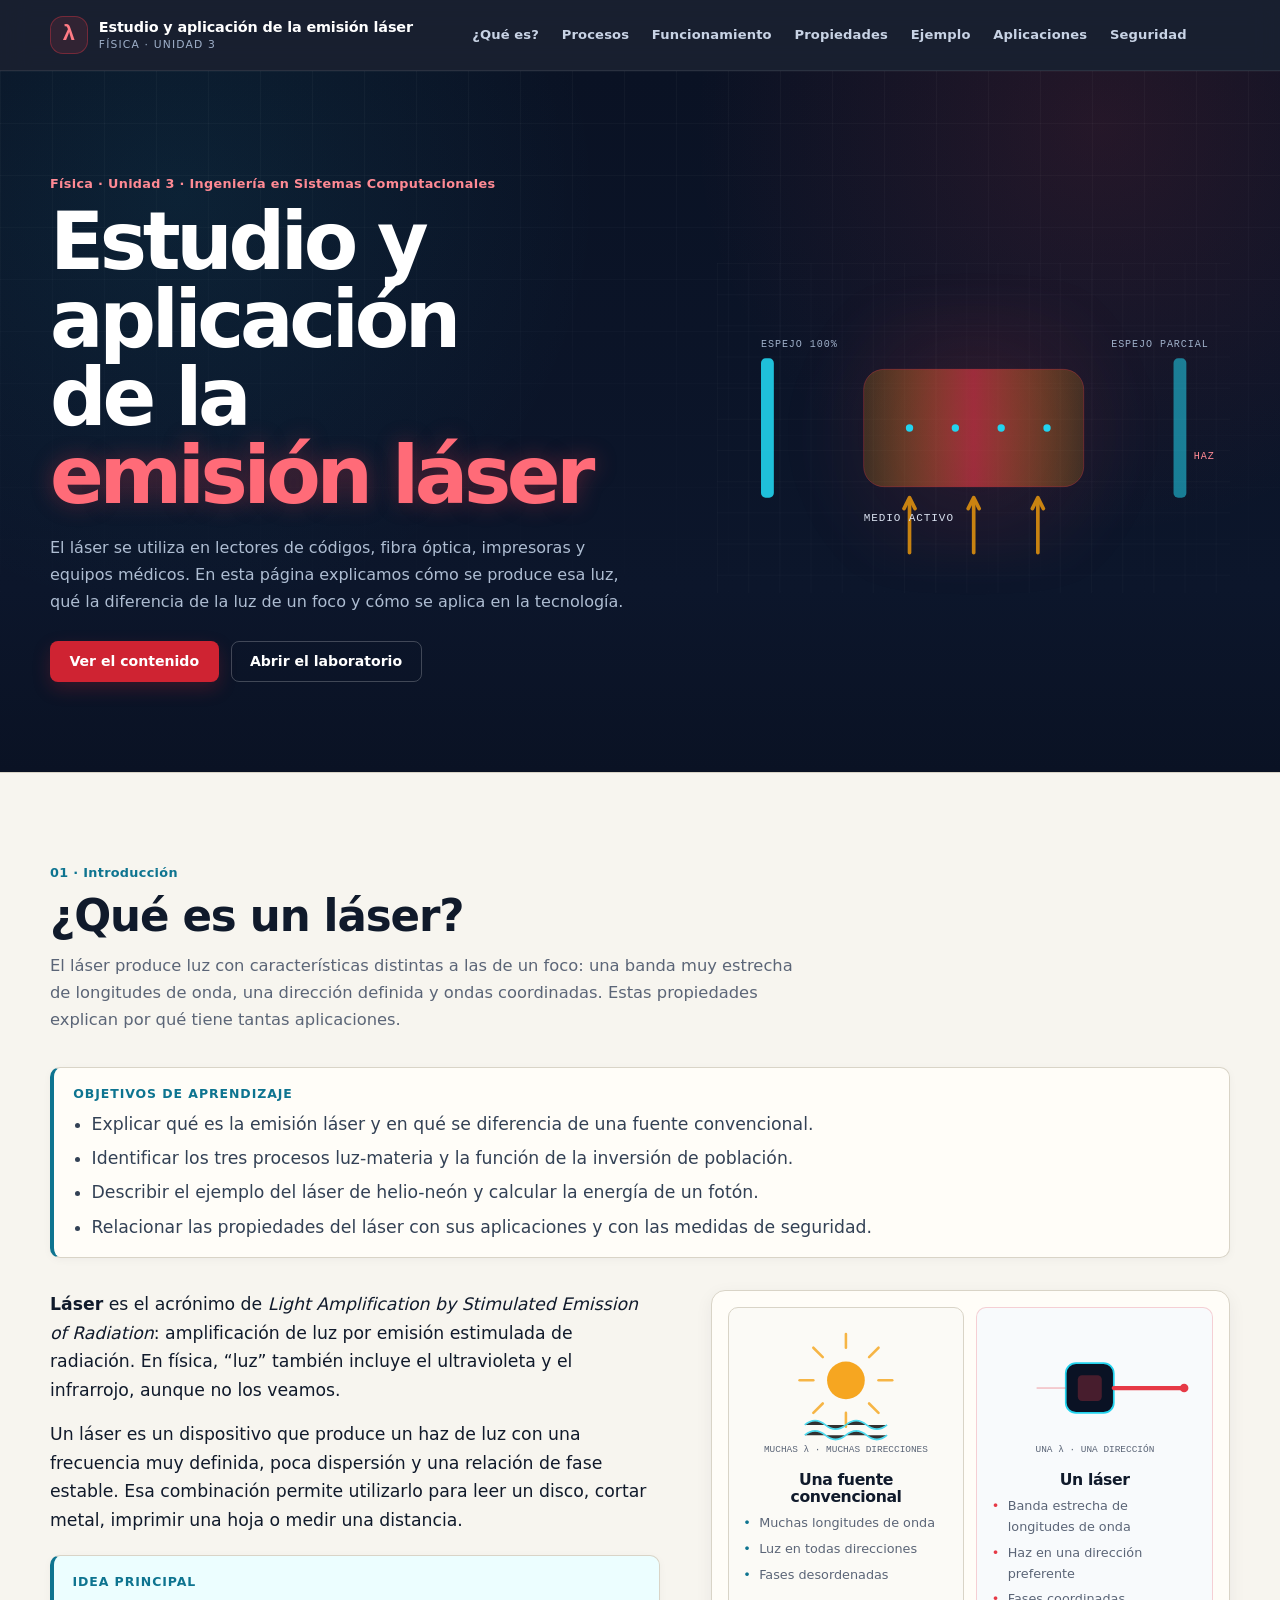
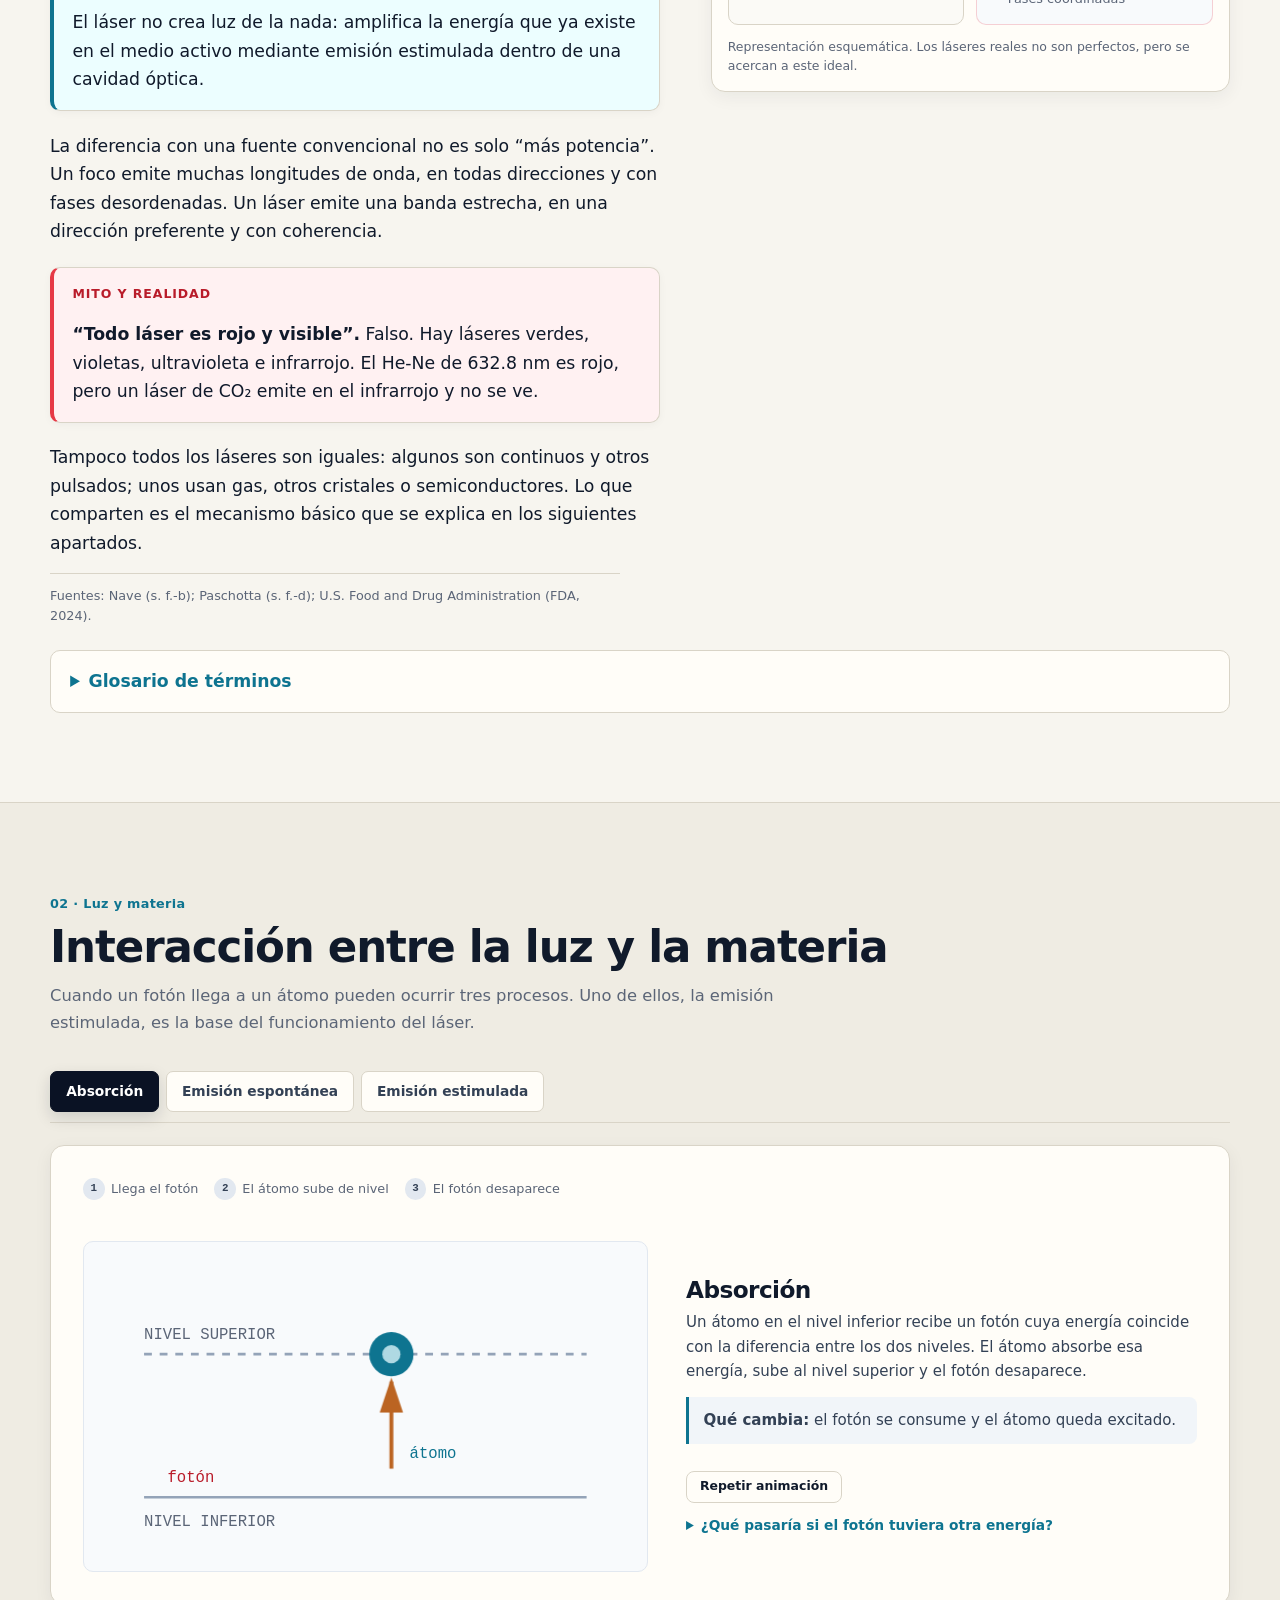
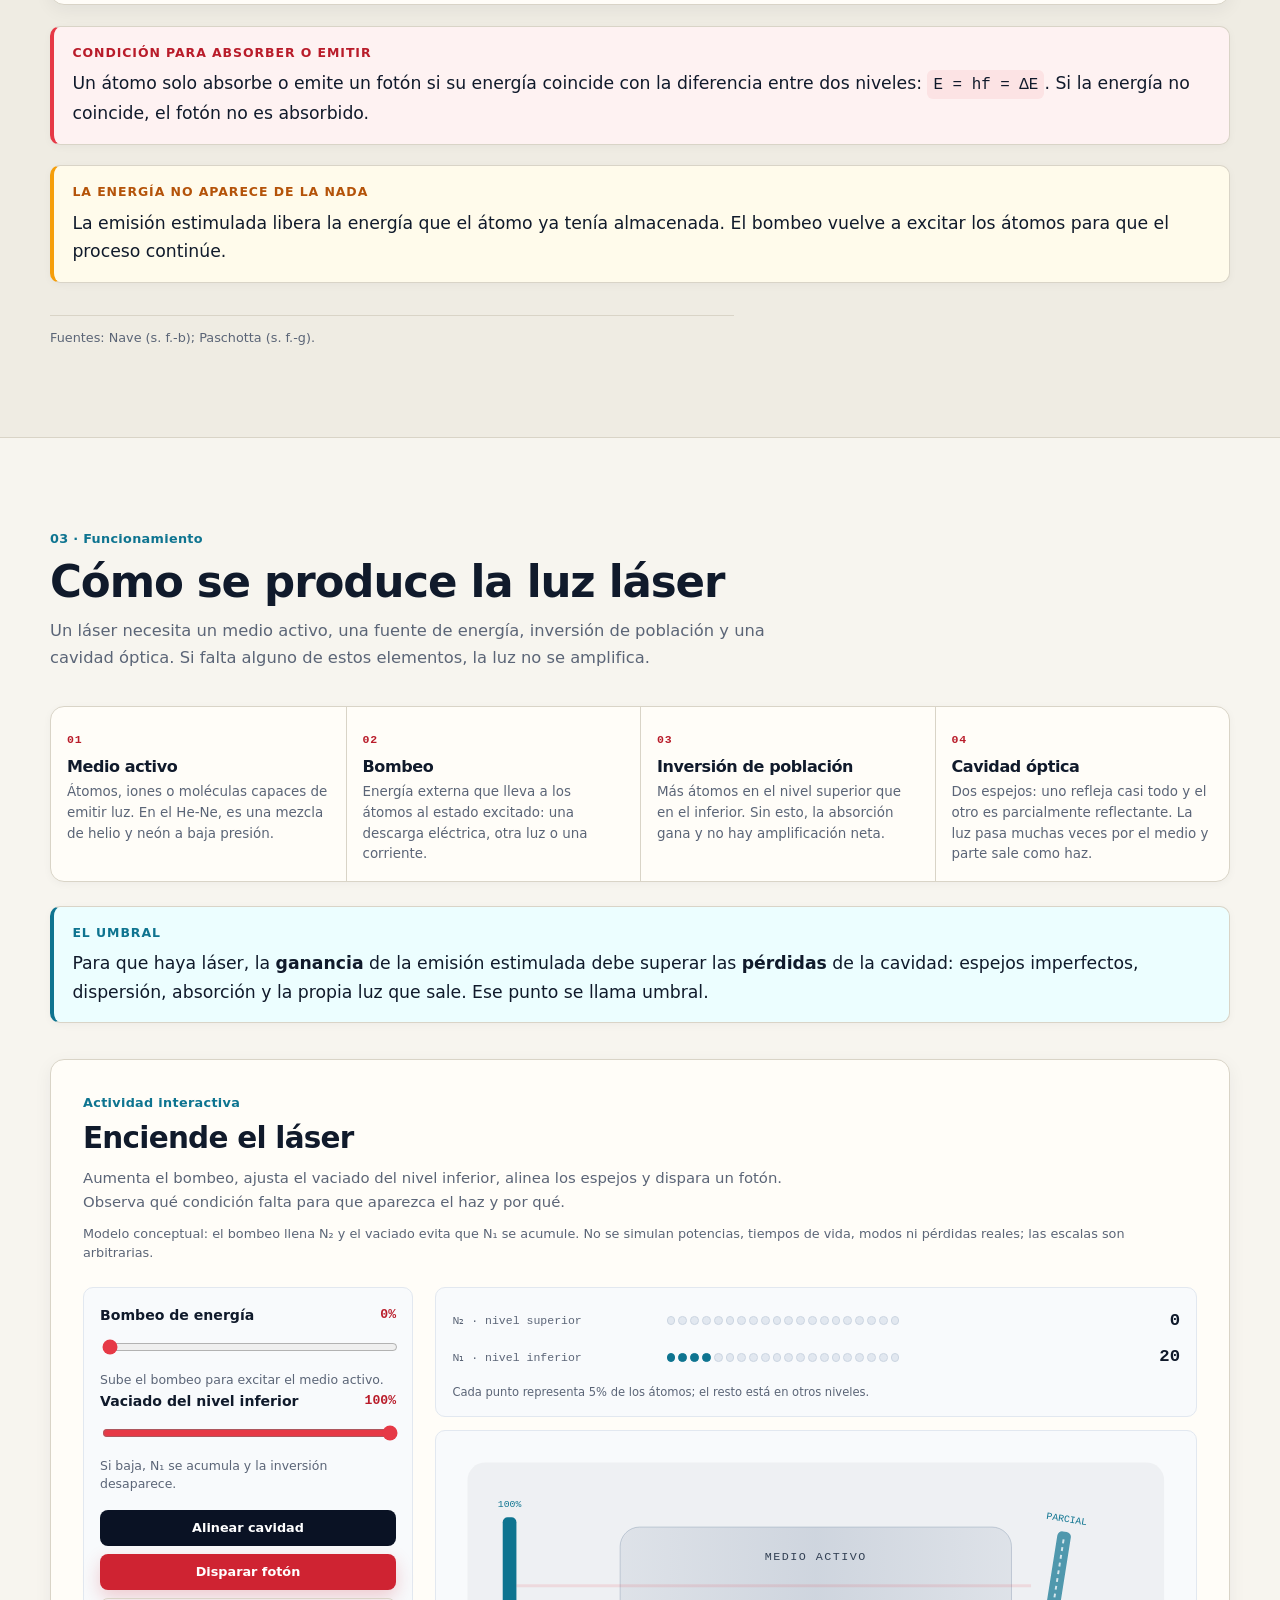
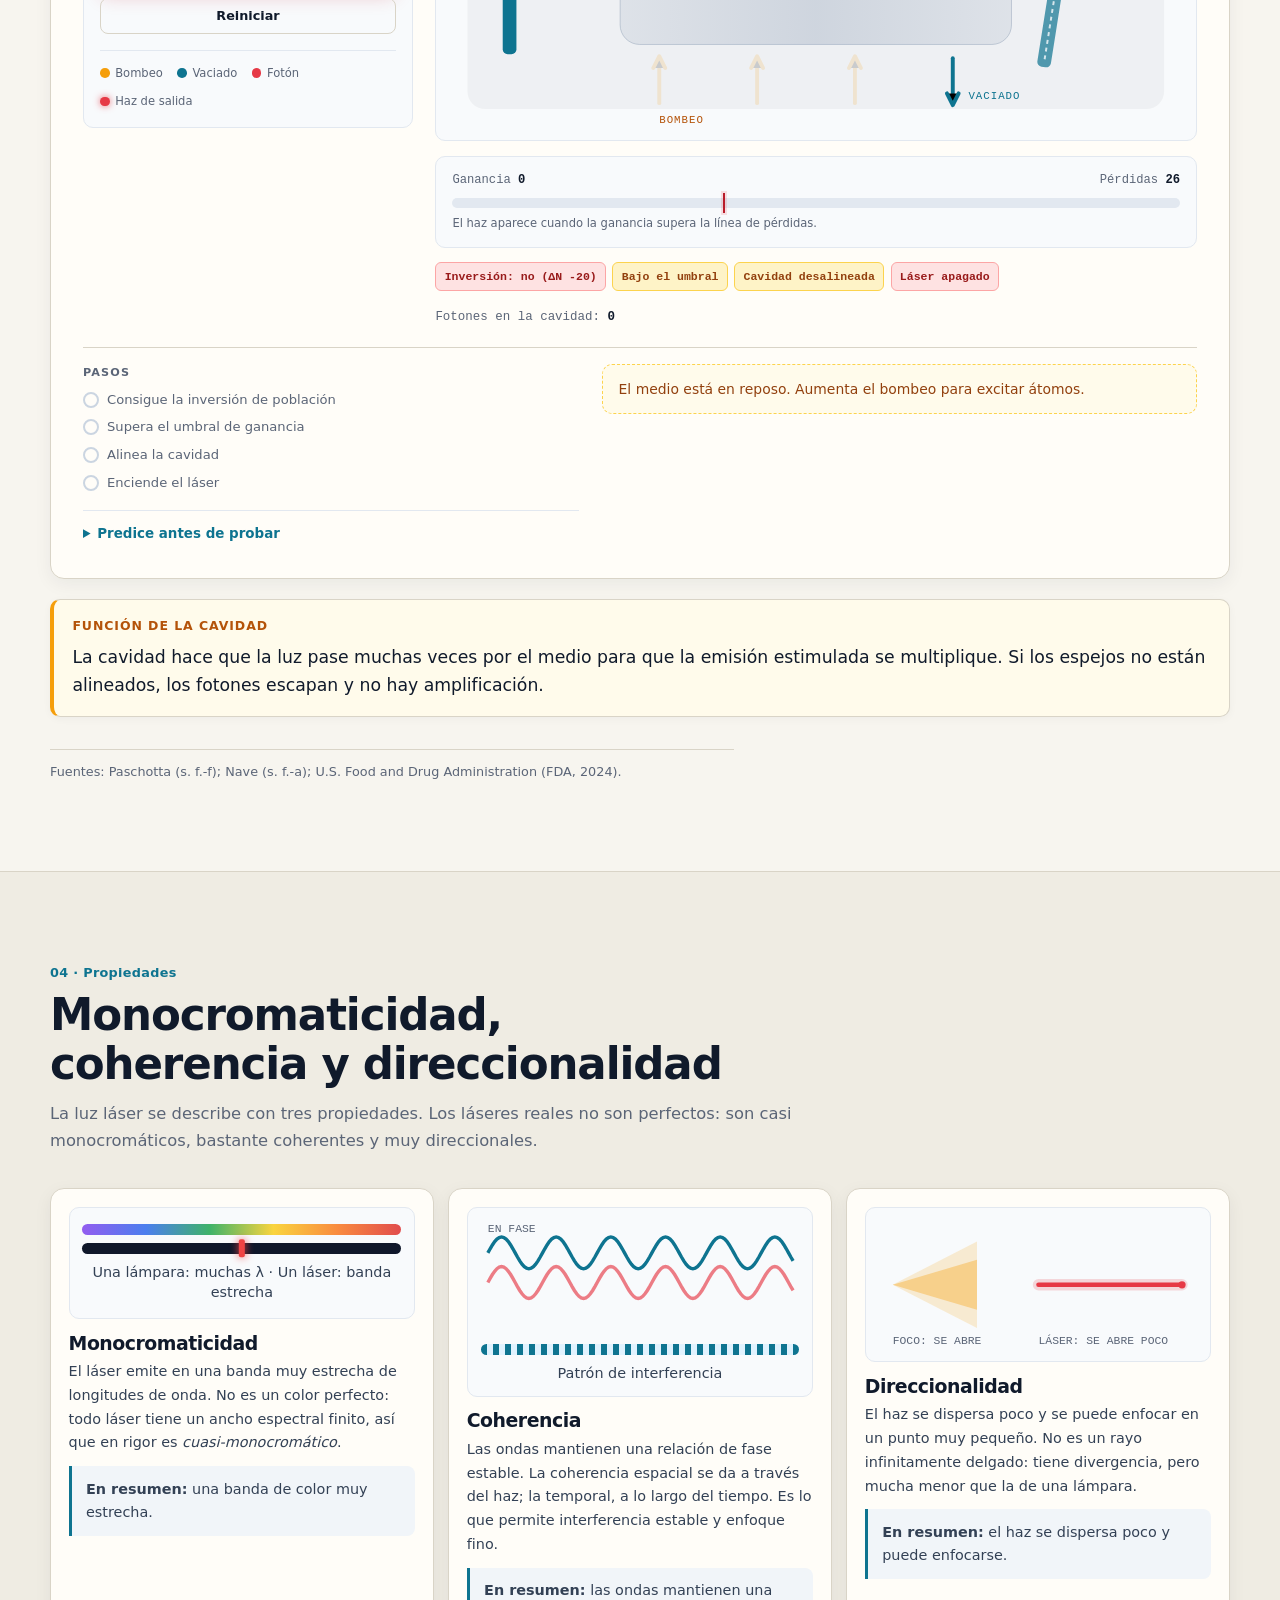
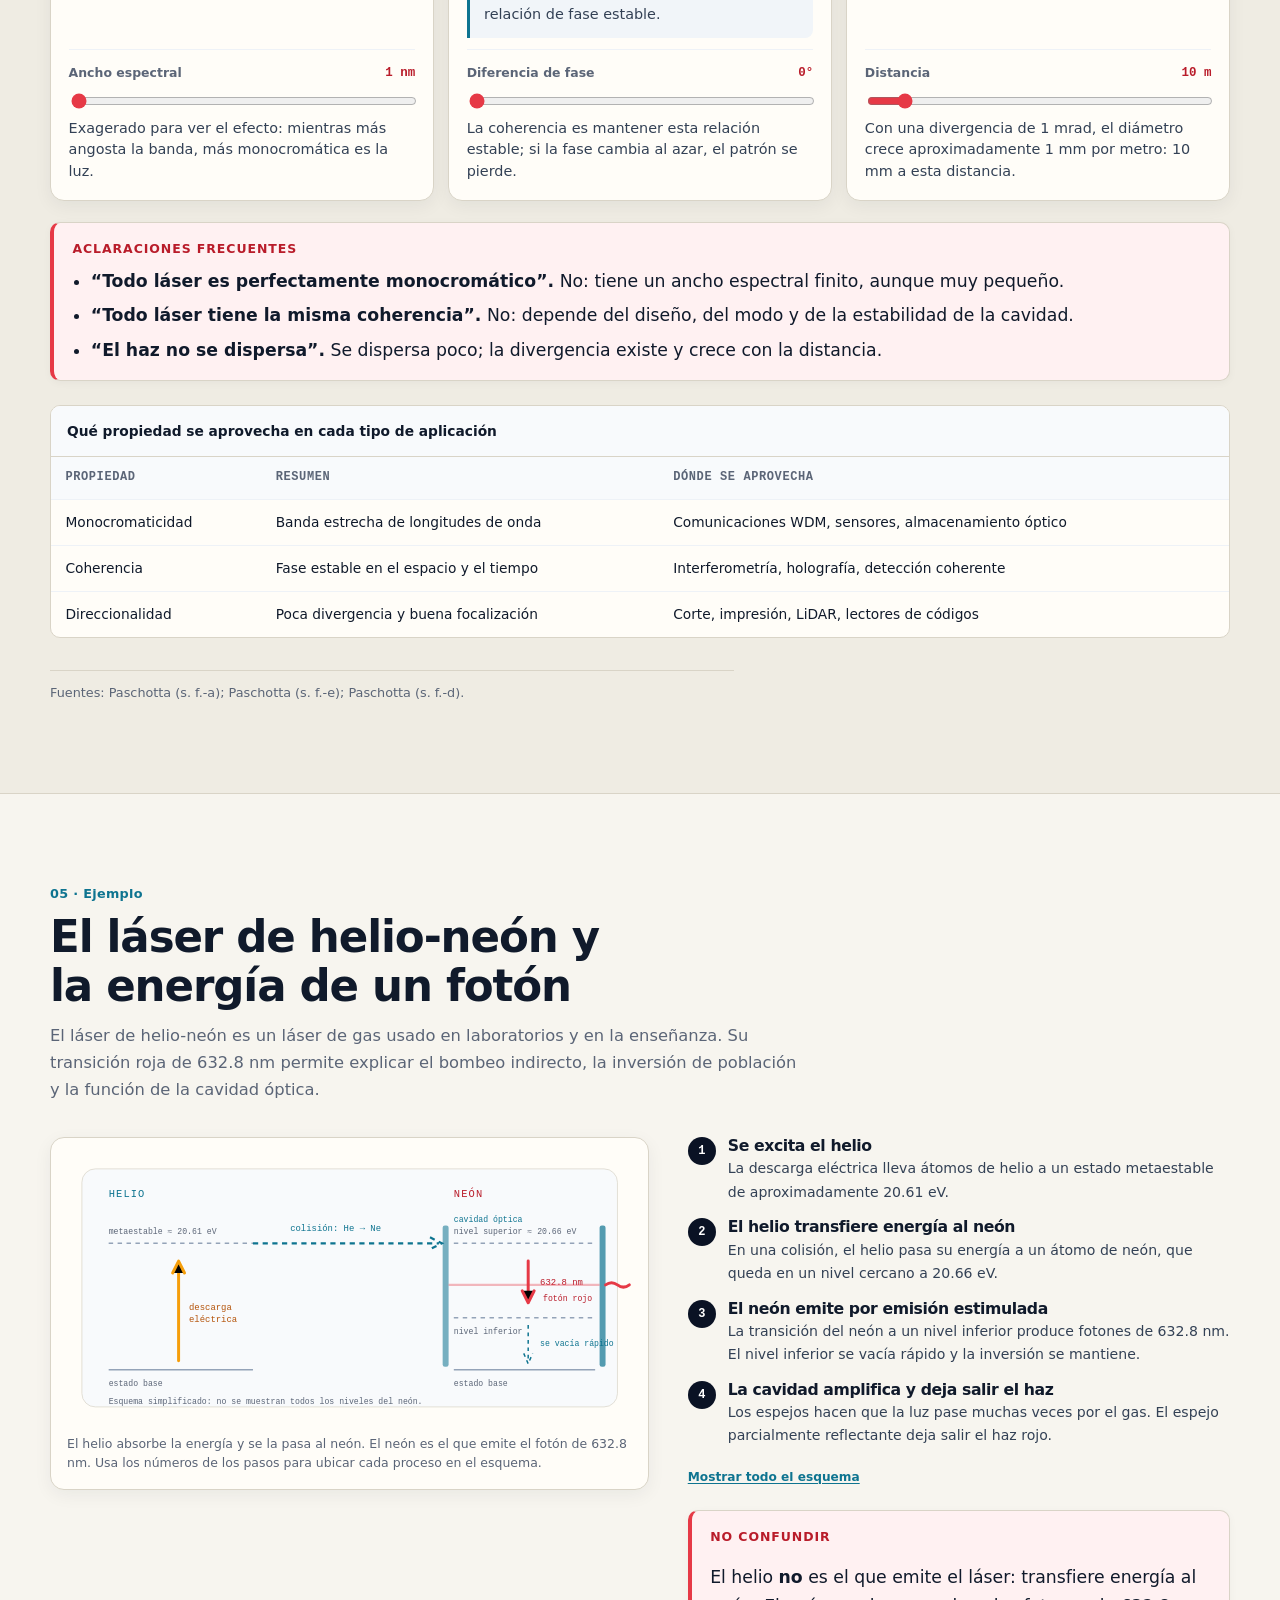
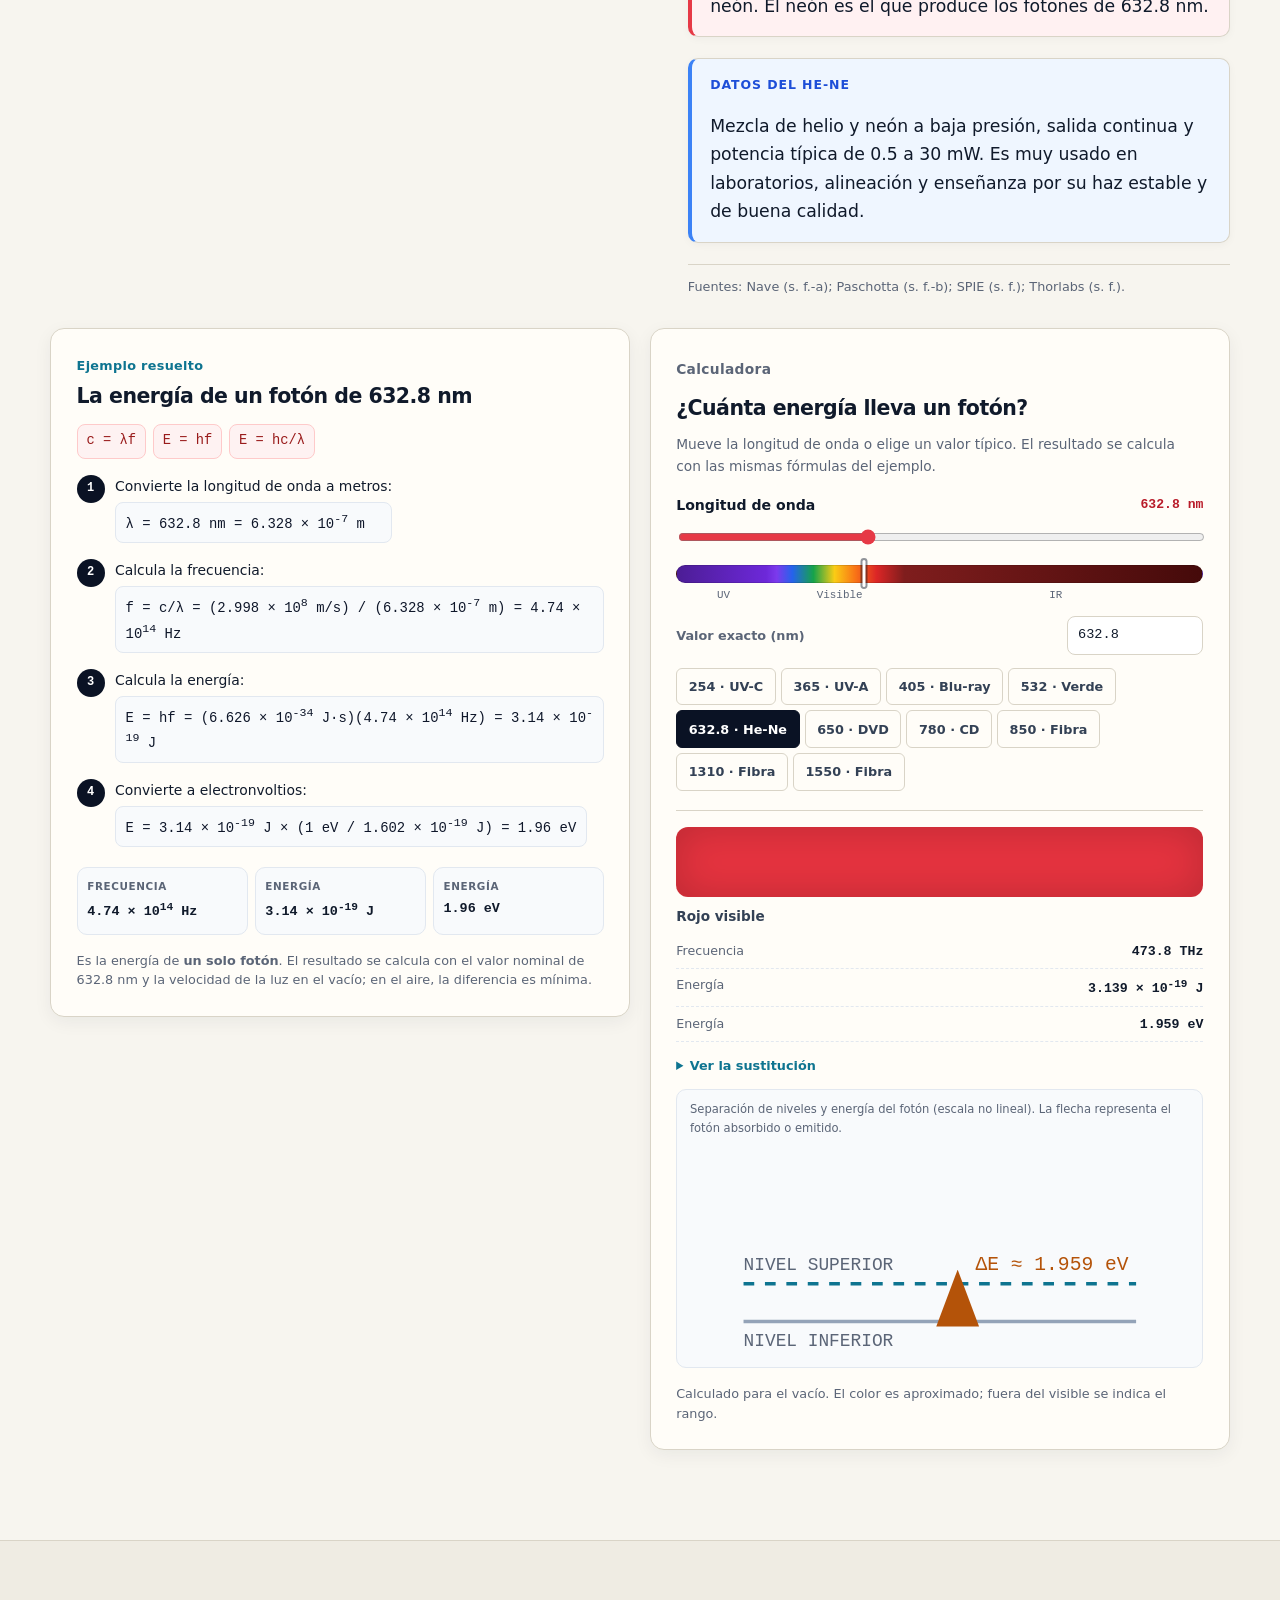
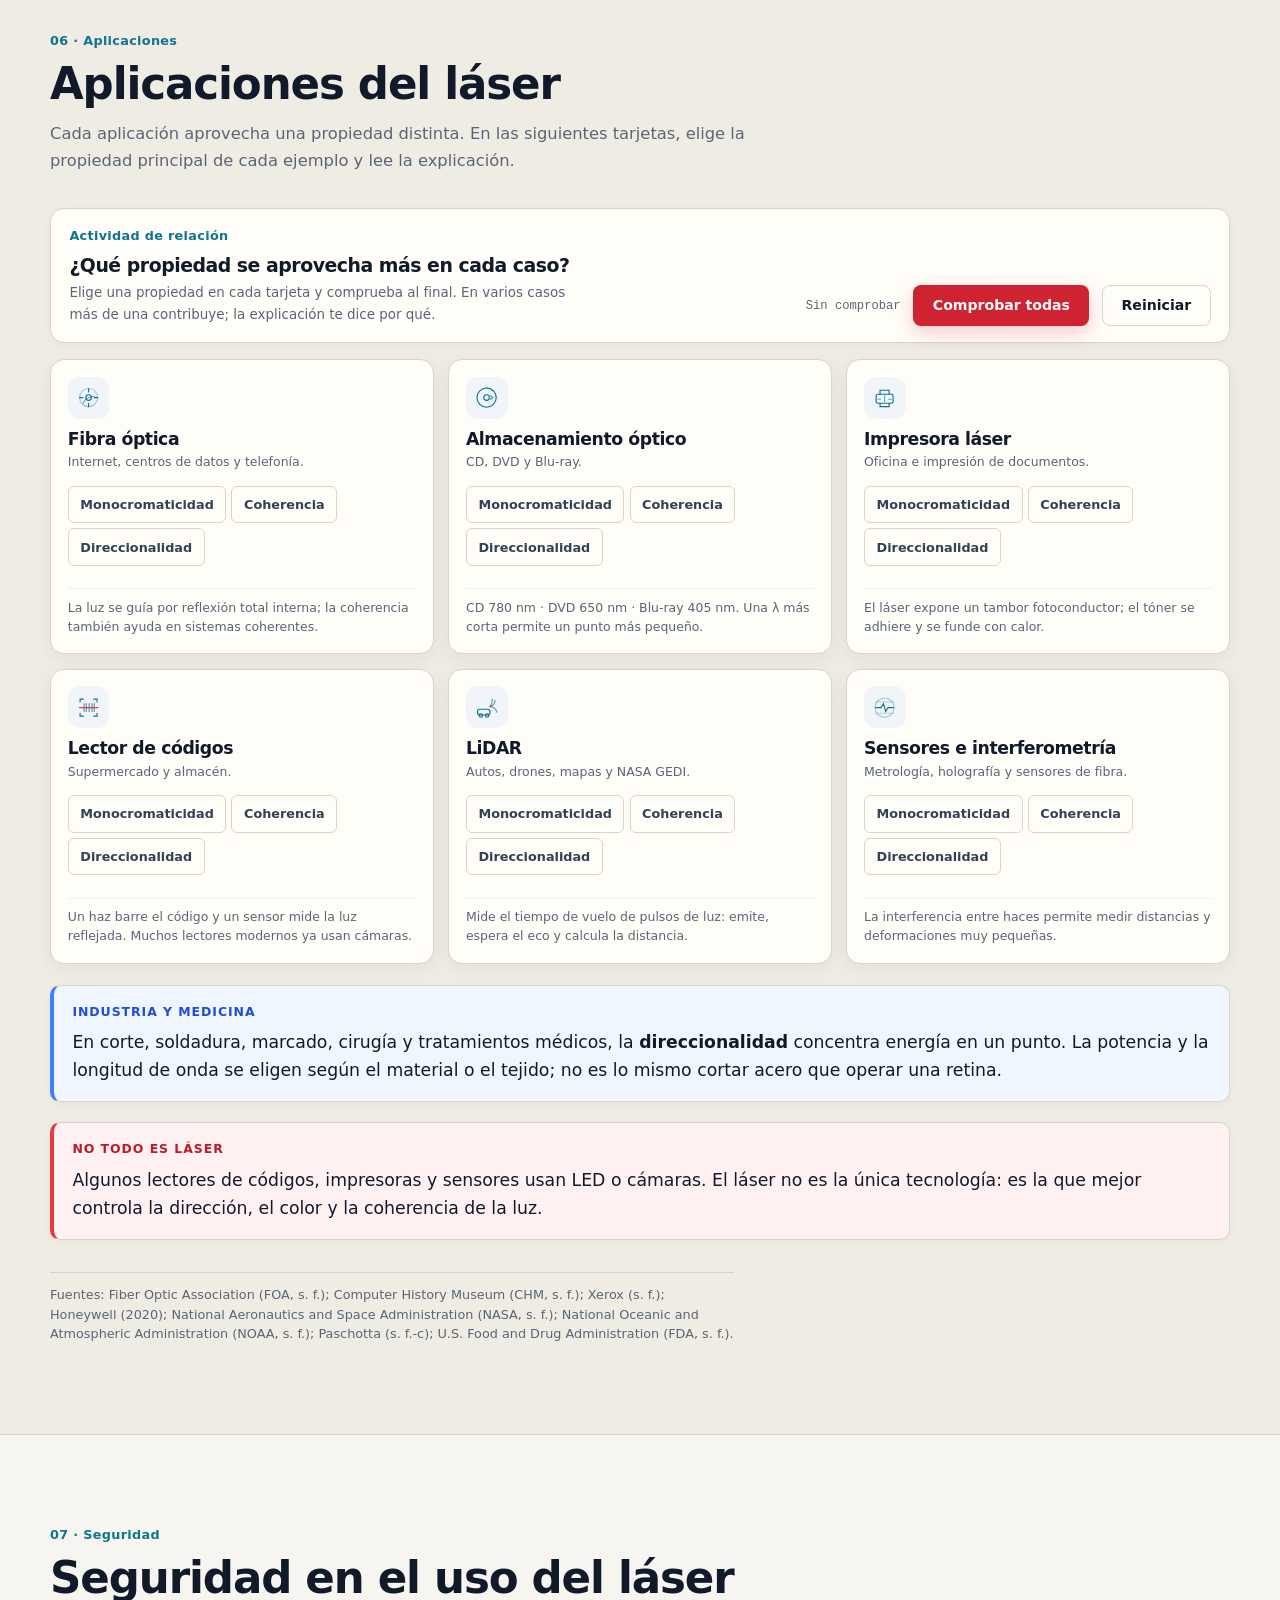
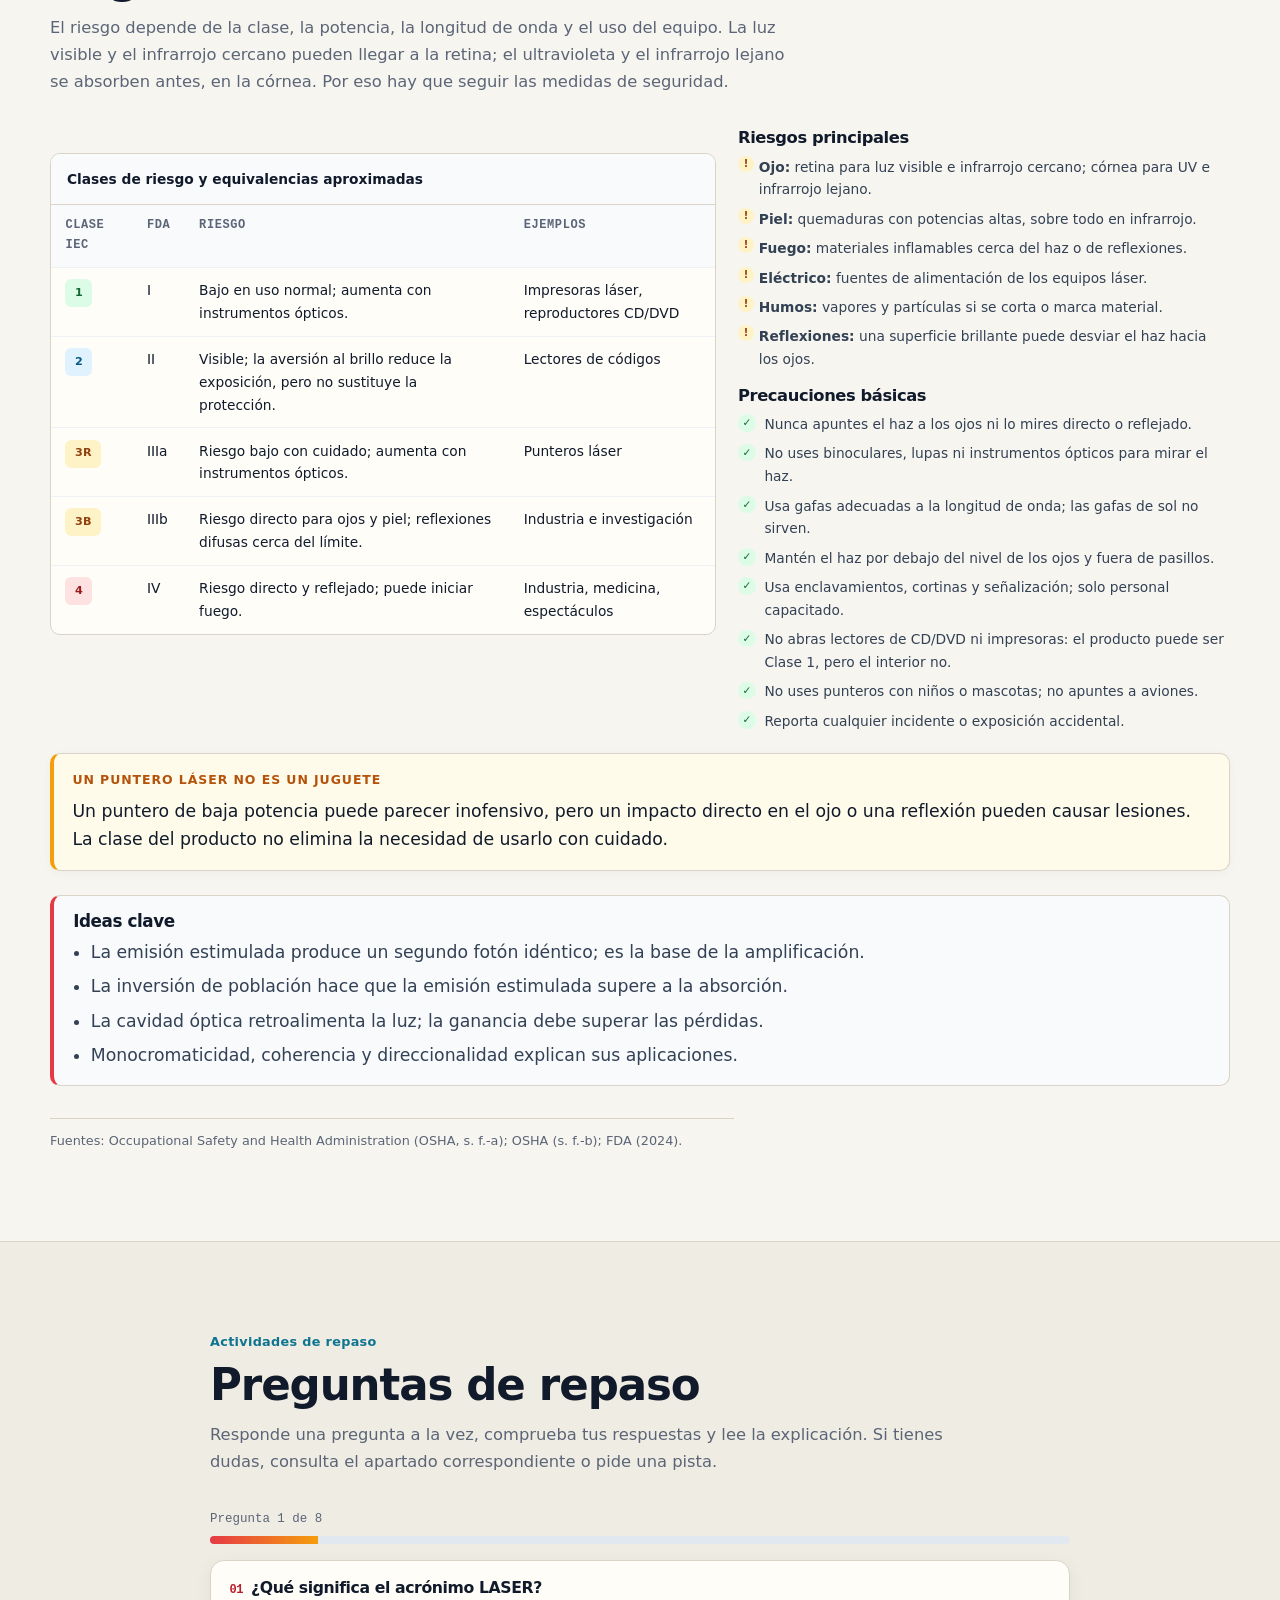
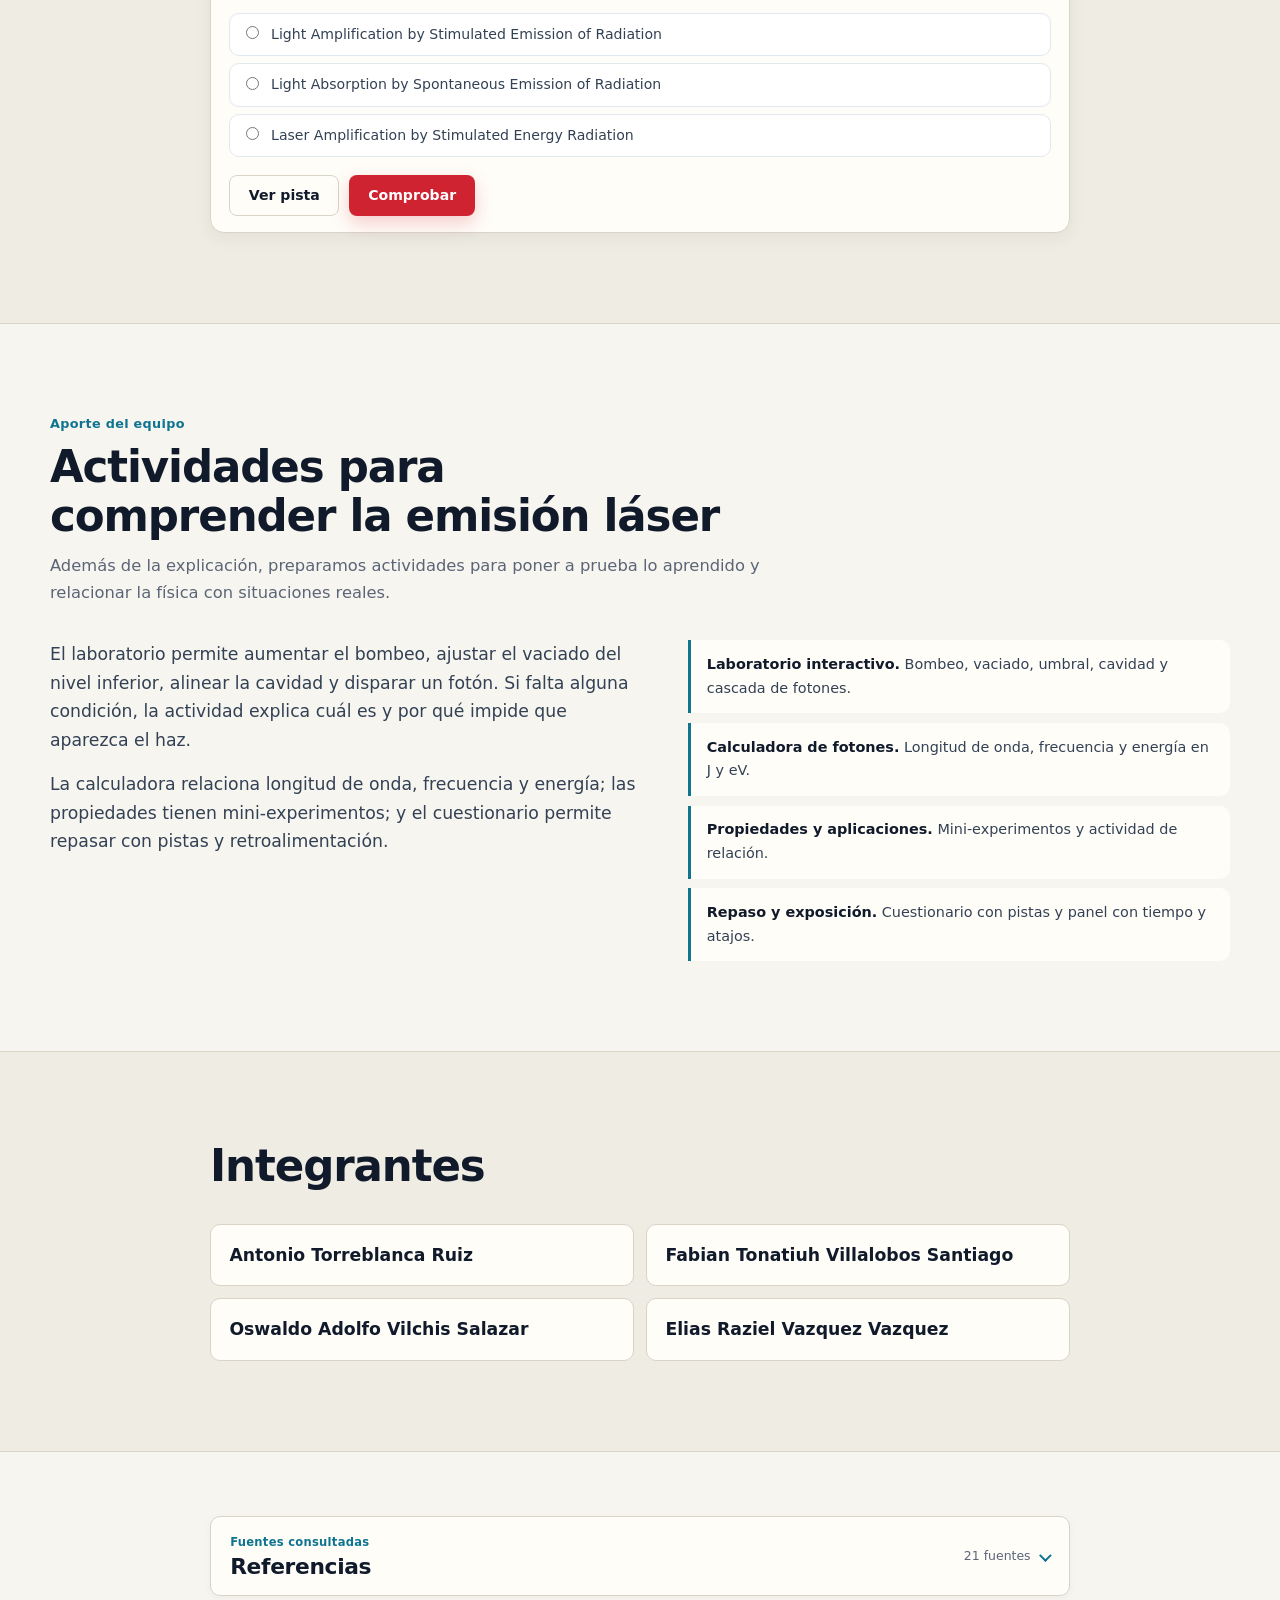
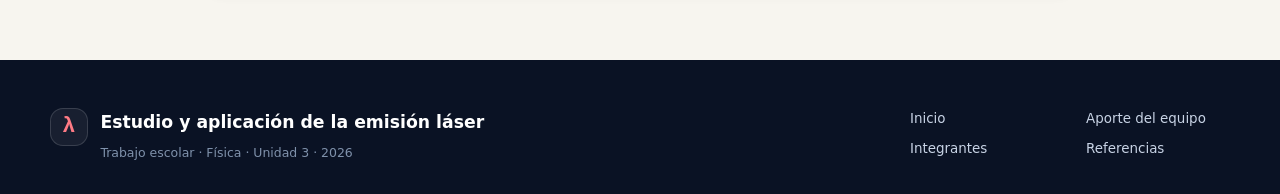
<file: index.html>
<!doctype html>
<html lang="es-MX">
<head>
  <meta charset="utf-8">
  <meta name="viewport" content="width=device-width, initial-scale=1">
  <meta name="color-scheme" content="light">
  <meta name="theme-color" content="#0a1224">
  <meta name="description" content="Investigación escolar sobre la emisión láser: qué es, cómo se produce, el ejemplo del láser de helio-neón, sus aplicaciones y su seguridad.">
  <meta name="author" content="Equipo de Física — Ingeniería en Sistemas Computacionales">
  <meta property="og:title" content="Estudio y aplicación de la emisión láser">
  <meta property="og:description" content="Explicación de la emisión láser con un laboratorio interactivo, un ejemplo del láser de helio-neón y actividades de repaso.">
  <meta property="og:type" content="website">
  <title>Estudio y aplicación de la emisión láser</title>
  <link rel="icon" href="./assets/favicon.svg" type="image/svg+xml">
  <link rel="stylesheet" href="./css/styles.css">
</head>
<body>
  <div class="progress" aria-hidden="true"><span id="progress-bar"></span></div>
  <a class="skip-link" href="#contenido">Saltar al contenido principal</a>

  <header class="site-header" id="site-header">
    <div class="header-inner container">
      <a class="brand" href="#inicio" aria-label="Estudio y aplicación de la emisión láser, ir al inicio">
        <span class="brand-mark" aria-hidden="true">λ</span>
        <span class="brand-text">
          <strong>Estudio y aplicación de la emisión láser</strong>
          <small>Física · Unidad 3</small>
        </span>
      </a>

      <nav class="site-nav" aria-label="Secciones principales">
        <a href="#que-es">¿Qué es?</a>
        <a href="#procesos">Procesos</a>
        <a href="#receta">Funcionamiento</a>
        <a href="#propiedades">Propiedades</a>
        <a href="#hene">Ejemplo</a>
        <a href="#aplicaciones">Aplicaciones</a>
        <a href="#seguridad">Seguridad</a>
      </nav>
<!--
      <div class="header-actions">
        <button type="button" class="btn btn--presenter" id="presenter-toggle" aria-expanded="false" aria-controls="presenter">
          Presentar
        </button>
      </div>-->
    </div>
  </header>

  <main id="contenido">
    <section class="hero" id="inicio" aria-labelledby="hero-title">
      <div class="hero-grid container">
        <div class="hero-copy">
          <p class="eyebrow">Física · Unidad 3 · Ingeniería en Sistemas Computacionales</p>
          <h1 id="hero-title">Estudio y aplicación de la <span class="text-laser">emisión láser</span></h1>
          <p class="hero-lead">
            El láser se utiliza en lectores de códigos, fibra óptica, impresoras y equipos médicos.
            En esta página explicamos cómo se produce esa luz, qué la diferencia de la luz de un foco
            y cómo se aplica en la tecnología.
          </p>
          <div class="hero-actions">
            <a class="btn btn--primary" href="#que-es">Ver el contenido</a>
            <a class="btn btn--ghost" href="#receta">Abrir el laboratorio</a>
          </div>
        </div>

        <div class="hero-visual" aria-hidden="true">
          <svg class="hero-svg" viewBox="0 0 560 360" fill="none">
            <defs>
              <linearGradient id="hero-medium" x1="0" y1="0" x2="1" y2="0">
                <stop offset="0" stop-color="#f59e0b" stop-opacity=".18"/>
                <stop offset=".5" stop-color="#e63946" stop-opacity=".62"/>
                <stop offset="1" stop-color="#f59e0b" stop-opacity=".18"/>
              </linearGradient>
              <filter id="hero-glow" x="-50%" y="-50%" width="200%" height="200%">
                <feGaussianBlur stdDeviation="4" result="b"/>
                <feMerge><feMergeNode in="b"/><feMergeNode in="SourceGraphic"/></feMerge>
              </filter>
              <pattern id="hero-grid" width="34" height="34" patternUnits="userSpaceOnUse">
                <path d="M34 0H0V34" stroke="#fff" stroke-opacity=".045"/>
              </pattern>
            </defs>
            <rect width="560" height="360" fill="url(#hero-grid)"/>
            <rect x="48" y="104" width="14" height="152" rx="5" fill="#22d3ee" opacity=".9"/>
            <rect x="498" y="104" width="14" height="152" rx="5" fill="#22d3ee" opacity=".55"/>
            <rect x="160" y="116" width="240" height="128" rx="22" fill="url(#hero-medium)" stroke="#e63946" stroke-opacity=".35"/>
            <line class="hero-beam-line" x1="62" y1="180" x2="520" y2="180" stroke="#e63946" stroke-width="3" filter="url(#hero-glow)" opacity=".92"/>
            <line class="hero-output-line" x1="512" y1="180" x2="548" y2="180" stroke="#e63946" stroke-width="7" stroke-linecap="round" filter="url(#hero-glow)"/>
            <g fill="#22d3ee">
              <circle cx="210" cy="180" r="4"/>
              <circle cx="260" cy="180" r="4"/>
              <circle cx="310" cy="180" r="4"/>
              <circle cx="360" cy="180" r="4"/>
            </g>
            <g stroke="#f59e0b" stroke-width="4" stroke-linecap="round" stroke-linejoin="round" opacity=".8">
              <path d="M210 316V258"/><path d="M204 268L210 256L216 268"/>
              <path d="M280 316V258"/><path d="M274 268L280 256L286 268"/>
              <path d="M350 316V258"/><path d="M344 268L350 256L356 268"/>
            </g>
            <text x="160" y="282" fill="#d8e0ee" font-size="12" font-family="ui-monospace, monospace" letter-spacing="1">MEDIO ACTIVO</text>
            <text x="48" y="92" fill="#9fb0c9" font-size="11" font-family="ui-monospace, monospace" letter-spacing="1">ESPEJO 100%</text>
            <text x="430" y="92" fill="#9fb0c9" font-size="11" font-family="ui-monospace, monospace" letter-spacing="1">ESPEJO PARCIAL</text>
            <text x="520" y="214" fill="#ff8a94" font-size="11" font-family="ui-monospace, monospace" letter-spacing="1">HAZ</text>
          </svg>
        </div>
      </div>

    </section>

    <section class="section" id="que-es" aria-labelledby="que-es-title">
      <div class="container">
        <header class="section-head">
          <p class="section-kicker">01 · Introducción</p>
          <h2 id="que-es-title">¿Qué es un láser?</h2>
          <p class="section-lead">
            El láser produce luz con características distintas a las de un foco: una banda muy estrecha
            de longitudes de onda, una dirección definida y ondas coordinadas. Estas propiedades explican
            por qué tiene tantas aplicaciones.
          </p>
        </header>

        <div class="objectives">
          <p class="objectives-title">Objetivos de aprendizaje</p>
          <ul>
            <li>Explicar qué es la emisión láser y en qué se diferencia de una fuente convencional.</li>
            <li>Identificar los tres procesos luz-materia y la función de la inversión de población.</li>
            <li>Describir el ejemplo del láser de helio-neón y calcular la energía de un fotón.</li>
            <li>Relacionar las propiedades del láser con sus aplicaciones y con las medidas de seguridad.</li>
          </ul>
        </div>

        <div class="split">
          <div class="prose">
            <p>
              <strong>Láser</strong> es el acrónimo de <em>Light Amplification by Stimulated Emission of Radiation</em>:
              amplificación de luz por emisión estimulada de radiación. En física, “luz” también incluye
              el ultravioleta y el infrarrojo, aunque no los veamos.
            </p>
            <p>
              Un láser es un dispositivo que produce un haz de luz con una frecuencia muy definida, poca
              dispersión y una relación de fase estable. Esa combinación permite utilizarlo para leer un
              disco, cortar metal, imprimir una hoja o medir una distancia.
            </p>

            <div class="callout callout--key">
              <p class="callout-title">Idea principal</p>
              <p>
                El láser no crea luz de la nada: amplifica la energía que ya existe en el medio activo
                mediante emisión estimulada dentro de una cavidad óptica.
              </p>
            </div>

            <p>
              La diferencia con una fuente convencional no es solo “más potencia”. Un foco emite muchas
              longitudes de onda, en todas direcciones y con fases desordenadas. Un láser emite una banda
              estrecha, en una dirección preferente y con coherencia.
            </p>

            <div class="callout callout--myth">
              <p class="callout-title">Mito y realidad</p>
              <p>
                <strong>“Todo láser es rojo y visible”.</strong> Falso. Hay láseres verdes, violetas,
                ultravioleta e infrarrojo. El He-Ne de 632.8 nm es rojo, pero un láser de CO₂ emite en el
                infrarrojo y no se ve.
              </p>
            </div>

            <p>
              Tampoco todos los láseres son iguales: algunos son continuos y otros pulsados; unos usan gas,
              otros cristales o semiconductores. Lo que comparten es el mecanismo básico que se explica en
              los siguientes apartados.
            </p>
            <p class="sources">
              Fuentes: Nave (s. f.-b); Paschotta (s. f.-d); U.S. Food and Drug Administration (FDA, 2024).
            </p>
          </div>

          <figure class="figure compare-figure">
            <div class="compare-grid">
              <div class="compare-card compare-card--bulb">
                <svg viewBox="0 0 240 160" aria-hidden="true">
                  <circle cx="120" cy="68" r="22" fill="#f59e0b" opacity=".9"/>
                  <g stroke="#f59e0b" stroke-width="3" stroke-linecap="round" opacity=".75">
                    <path d="M120 30V14"/><path d="M120 106v16"/>
                    <path d="M82 68H66"/><path d="M158 68h16"/>
                    <path d="M93 41L82 30"/><path d="M147 41l11-11"/>
                    <path d="M93 95l-11 11"/><path d="M147 95l11 11"/>
                  </g>
                  <g stroke="#22d3ee" stroke-width="2" opacity=".8">
                    <path d="M72 120q12-10 24 0t24 0t24 0t24 0"/>
                    <path d="M72 132q12-10 24 0t24 0t24 0t24 0"/>
                  </g>
                  <text x="120" y="152" text-anchor="middle" fill="#5b6577" font-size="11" font-family="ui-monospace, monospace">MUCHAS λ · MUCHAS DIRECCIONES</text>
                </svg>
                <h3>Una fuente convencional</h3>
                <ul>
                  <li>Muchas longitudes de onda</li>
                  <li>Luz en todas direcciones</li>
                  <li>Fases desordenadas</li>
                </ul>
              </div>

              <div class="compare-card compare-card--laser">
                <svg viewBox="0 0 240 160" aria-hidden="true">
                  <rect x="86" y="48" width="56" height="58" rx="12" fill="#0a1224" stroke="#22d3ee" stroke-width="2"/>
                  <rect x="100" y="62" width="28" height="30" rx="5" fill="#e63946" opacity=".28"/>
                  <line x1="142" y1="77" x2="224" y2="77" stroke="#e63946" stroke-width="5" stroke-linecap="round"/>
                  <line x1="86" y1="77" x2="52" y2="77" stroke="#e63946" stroke-width="2" opacity=".28"/>
                  <circle cx="224" cy="77" r="5" fill="#e63946"/>
                  <text x="120" y="152" text-anchor="middle" fill="#5b6577" font-size="11" font-family="ui-monospace, monospace">UNA λ · UNA DIRECCIÓN</text>
                </svg>
                <h3>Un láser</h3>
                <ul>
                  <li>Banda estrecha de longitudes de onda</li>
                  <li>Haz en una dirección preferente</li>
                  <li>Fases coordinadas</li>
                </ul>
              </div>
            </div>
            <figcaption>Representación esquemática. Los láseres reales no son perfectos, pero se acercan a este ideal.</figcaption>
          </figure>
        </div>

        <details class="glossary">
          <summary>Glosario de términos</summary>
          <dl>
            <div><dt>Medio activo</dt><dd>Material cuyos átomos o moléculas pueden emitir luz; en el He-Ne, la mezcla de helio y neón.</dd></div>
            <div><dt>Bombeo</dt><dd>Energía externa que lleva a los átomos a un estado excitado.</dd></div>
            <div><dt>Inversión de población</dt><dd>Más átomos en el nivel superior que en el inferior; así la emisión estimulada supera a la absorción.</dd></div>
            <div><dt>Cavidad óptica</dt><dd>Dos espejos que devuelven la luz al medio activo para amplificarla.</dd></div>
            <div><dt>Emisión estimulada</dt><dd>Un fotón provoca que un átomo excitado emita otro fotón idéntico.</dd></div>
            <div><dt>Coherencia</dt><dd>Relación de fase estable entre las ondas de un haz.</dd></div>
            <div><dt>Monocromaticidad</dt><dd>Banda muy estrecha de longitudes de onda; en la práctica, cuasi-monocromática.</dd></div>
            <div><dt>Divergencia</dt><dd>Apertura angular del haz; en un láser es pequeña, pero no nula.</dd></div>
          </dl>
        </details>
      </div>
    </section>

    <section class="section section--tint" id="procesos" aria-labelledby="procesos-title">
      <div class="container">
        <header class="section-head">
          <p class="section-kicker">02 · Luz y materia</p>
          <h2 id="procesos-title">Interacción entre la luz y la materia</h2>
          <p class="section-lead">
            Cuando un fotón llega a un átomo pueden ocurrir tres procesos. Uno de ellos, la emisión
            estimulada, es la base del funcionamiento del láser.
          </p>
        </header>

        <div class="process-tabs">
          <div class="tablist" role="tablist" aria-label="Procesos de interacción entre luz y materia">
            <button type="button" class="tab" role="tab" id="tab-absorcion" aria-controls="panel-absorcion" aria-selected="true" tabindex="0">Absorción</button>
            <button type="button" class="tab" role="tab" id="tab-espontanea" aria-controls="panel-espontanea" aria-selected="false" tabindex="-1">Emisión espontánea</button>
            <button type="button" class="tab" role="tab" id="tab-estimulada" aria-controls="panel-estimulada" aria-selected="false" tabindex="-1">Emisión estimulada</button>
          </div>

          <div class="tab-panels">
            <div class="process-panel is-active" role="tabpanel" id="panel-absorcion" aria-labelledby="tab-absorcion" tabindex="0">
              <ol class="process-timeline" aria-label="Secuencia de la absorción">
                <li><span>1</span> Llega el fotón</li>
                <li><span>2</span> El átomo sube de nivel</li>
                <li><span>3</span> El fotón desaparece</li>
              </ol>
              <div class="process-visual">
                <svg viewBox="0 0 420 240" role="img" aria-labelledby="abs-title abs-desc">
                  <title id="abs-title">Absorción: el átomo sube de nivel y el fotón desaparece</title>
                  <desc id="abs-desc">Un fotón con la energía correcta llega al átomo; el átomo pasa a un nivel superior.</desc>
                  <defs>
                    <marker id="arr-abs" markerWidth="10" markerHeight="10" refX="8" refY="3" orient="auto">
                      <path d="M0,0 L0,6 L9,3 z" fill="#b45309"/>
                    </marker>
                  </defs>
                  <line x1="40" y1="190" x2="380" y2="190" stroke="#94a3b8" stroke-width="2"/>
                  <line x1="40" y1="80" x2="380" y2="80" stroke="#94a3b8" stroke-width="2" stroke-dasharray="6 6"/>
                  <text x="40" y="212" fill="#5b6577" font-size="12" font-family="ui-monospace, monospace">NIVEL INFERIOR</text>
                  <text x="40" y="68" fill="#5b6577" font-size="12" font-family="ui-monospace, monospace">NIVEL SUPERIOR</text>
                  <path class="photon photon--in" d="M48 190q10-12 20 0t20 0t20 0t20 0t20 0t20 0t20 0" fill="none" stroke="#e63946" stroke-width="4" stroke-linecap="round"/>
                  <g class="atom">
                    <circle cx="230" cy="190" r="17" fill="#0e7490"/>
                    <circle cx="230" cy="190" r="7" fill="#d8f3f7" opacity=".8"/>
                  </g>
                  <path class="absorb-arrow" d="M230 168V101" stroke="#b45309" stroke-width="3" marker-end="url(#arr-abs)" opacity=".9"/>
                  <text x="58" y="178" fill="#b91c2a" font-size="12" font-family="ui-monospace, monospace">fotón</text>
                  <text x="244" y="160" fill="#0e7490" font-size="12" font-family="ui-monospace, monospace">átomo</text>
                </svg>
              </div>
              <div class="process-copy">
                <h3>Absorción</h3>
                <p>
                  Un átomo en el nivel inferior recibe un fotón cuya energía coincide con la diferencia entre
                  los dos niveles. El átomo absorbe esa energía, sube al nivel superior y el fotón desaparece.
                </p>
                <p class="key-line"><strong>Qué cambia:</strong> el fotón se consume y el átomo queda excitado.</p>
                <button type="button" class="btn btn--ghost replay-btn">Repetir animación</button>
                <details class="process-prediction">
                  <summary>¿Qué pasaría si el fotón tuviera otra energía?</summary>
                  <p>No se absorbería: la energía del fotón debe coincidir con la diferencia entre los dos niveles. Si no coincide, el átomo no sube.</p>
                </details>
              </div>
            </div>

            <div class="process-panel" role="tabpanel" id="panel-espontanea" aria-labelledby="tab-espontanea" tabindex="0" hidden>
              <ol class="process-timeline" aria-label="Secuencia de la emisión espontánea">
                <li><span>1</span> El átomo está excitado</li>
                <li><span>2</span> Se relaja solo</li>
                <li><span>3</span> Emite en cualquier dirección</li>
              </ol>
              <div class="process-visual">
                <svg viewBox="0 0 420 240" role="img" aria-labelledby="esp-title esp-desc">
                  <title id="esp-title">Emisión espontánea: el átomo se relaja y emite en cualquier dirección</title>
                  <desc id="esp-desc">Un átomo excitado baja de nivel sin necesidad de otro fotón y emite un fotón en una dirección aleatoria.</desc>
                  <defs>
                    <marker id="arr-esp" markerWidth="10" markerHeight="10" refX="8" refY="3" orient="auto">
                      <path d="M0,0 L0,6 L9,3 z" fill="#b45309"/>
                    </marker>
                  </defs>
                  <line x1="40" y1="190" x2="380" y2="190" stroke="#94a3b8" stroke-width="2"/>
                  <line x1="40" y1="80" x2="380" y2="80" stroke="#94a3b8" stroke-width="2" stroke-dasharray="6 6"/>
                  <text x="40" y="212" fill="#5b6577" font-size="12" font-family="ui-monospace, monospace">NIVEL INFERIOR</text>
                  <text x="40" y="68" fill="#5b6577" font-size="12" font-family="ui-monospace, monospace">NIVEL SUPERIOR</text>
                  <g class="atom atom--spont">
                    <circle cx="210" cy="80" r="17" fill="#0e7490"/>
                    <circle cx="210" cy="80" r="7" fill="#d8f3f7" opacity=".8"/>
                  </g>
                  <path class="spont-arrow" d="M210 102v67" stroke="#b45309" stroke-width="3" marker-end="url(#arr-esp)" opacity=".9"/>
                  <path class="photon photon--out" d="M232 68q18-18 38-24t38-12" fill="none" stroke="#e63946" stroke-width="4" stroke-linecap="round"/>
                  <path d="M300 28l12-3-4 12" fill="none" stroke="#e63946" stroke-width="3" stroke-linecap="round" stroke-linejoin="round"/>
                  <text x="250" y="18" fill="#b91c2a" font-size="12" font-family="ui-monospace, monospace">fotón aleatorio</text>
                </svg>
              </div>
              <div class="process-copy">
                <h3>Emisión espontánea</h3>
                <p>
                  Un átomo excitado se relaja por su cuenta y emite un fotón. La dirección, la fase y el
                  instante son aleatorios: no hay un fotón que lo provoque. Es lo que ocurre en un LED o en
                  una lámpara fluorescente.
                </p>
                <p class="key-line"><strong>Qué cambia:</strong> sale un fotón, pero no está coordinado con otros.</p>
                <button type="button" class="btn btn--ghost replay-btn">Repetir animación</button>
                <details class="process-prediction">
                  <summary>¿Qué pasaría si el átomo ya estuviera en el nivel inferior?</summary>
                  <p>No podría emitir por esa transición: necesita estar excitado. La emisión espontánea ocurre cuando el átomo baja de un nivel superior.</p>
                </details>
              </div>
            </div>

            <div class="process-panel" role="tabpanel" id="panel-estimulada" aria-labelledby="tab-estimulada" tabindex="0" hidden>
              <ol class="process-timeline" aria-label="Secuencia de la emisión estimulada">
                <li><span>1</span> Llega un fotón</li>
                <li><span>2</span> El átomo excitado se desexcita</li>
                <li><span>3</span> Salen dos fotones idénticos</li>
              </ol>
              <div class="process-visual">
                <svg viewBox="0 0 420 240" role="img" aria-labelledby="est-title est-desc">
                  <title id="est-title">Emisión estimulada: un fotón provoca otro fotón idéntico</title>
                  <desc id="est-desc">Un fotón incidente hace que un átomo excitado emita un segundo fotón con la misma frecuencia, fase y dirección.</desc>
                  <defs>
                    <marker id="arr-est" markerWidth="10" markerHeight="10" refX="8" refY="3" orient="auto">
                      <path d="M0,0 L0,6 L9,3 z" fill="#b45309"/>
                    </marker>
                  </defs>
                  <line x1="40" y1="190" x2="380" y2="190" stroke="#94a3b8" stroke-width="2"/>
                  <line x1="40" y1="80" x2="380" y2="80" stroke="#94a3b8" stroke-width="2" stroke-dasharray="6 6"/>
                  <text x="40" y="212" fill="#5b6577" font-size="12" font-family="ui-monospace, monospace">NIVEL INFERIOR</text>
                  <text x="40" y="68" fill="#5b6577" font-size="12" font-family="ui-monospace, monospace">NIVEL SUPERIOR</text>
                  <path class="photon photon--in" d="M48 80q10-12 20 0t20 0t20 0t20 0t20 0t20 0t20 0" fill="none" stroke="#e63946" stroke-width="4" stroke-linecap="round"/>
                  <g class="atom atom--stim">
                    <circle cx="230" cy="80" r="17" fill="#0e7490"/>
                    <circle cx="230" cy="80" r="7" fill="#d8f3f7" opacity=".8"/>
                  </g>
                  <path class="stim-arrow" d="M230 102v67" stroke="#b45309" stroke-width="3" marker-end="url(#arr-est)" opacity=".9"/>
                  <path class="photon photon--out-a" d="M246 66q16 0 30-6t34-10" fill="none" stroke="#e63946" stroke-width="4" stroke-linecap="round"/>
                  <path class="photon photon--out-b" d="M246 94q16 0 30 6t34 10" fill="none" stroke="#e63946" stroke-width="4" stroke-linecap="round"/>
                  <text x="58" y="108" fill="#b91c2a" font-size="12" font-family="ui-monospace, monospace">fotón incidente</text>
                  <text x="262" y="50" fill="#b91c2a" font-size="12" font-family="ui-monospace, monospace">dos fotones idénticos</text>
                </svg>
              </div>
              <div class="process-copy">
                <h3>Emisión estimulada</h3>
                <p>
                  Un fotón con la energía correcta se encuentra con un átomo ya excitado. En lugar de ser
                  absorbido, provoca que el átomo emita un segundo fotón con la misma frecuencia, fase y
                  dirección. Ahora hay dos fotones donde había uno.
                </p>
                <p class="key-line"><strong>Qué cambia:</strong> el fotón incidente no se pierde: se suma otro fotón idéntico. Ese es el efecto multiplicador del láser.</p>
                <button type="button" class="btn btn--ghost replay-btn">Repetir animación</button>
                <details class="process-prediction">
                  <summary>¿Qué pasaría si el átomo estuviera en el nivel inferior?</summary>
                  <p>El fotón se absorbería en lugar de estimular una emisión. La emisión estimulada necesita un átomo ya excitado.</p>
                </details>
              </div>
            </div>
          </div>
        </div>

        <div class="callout callout--formula">
          <p class="callout-title">Condición para absorber o emitir</p>
          <p>
            Un átomo solo absorbe o emite un fotón si su energía coincide con la diferencia entre dos niveles:
            <span class="formula">E = hf = ΔE</span>. Si la energía no coincide, el fotón no es absorbido.
          </p>
        </div>

        <div class="callout callout--warning">
          <p class="callout-title">La energía no aparece de la nada</p>
          <p>
            La emisión estimulada libera la energía que el átomo ya tenía almacenada. El bombeo vuelve a
            excitar los átomos para que el proceso continúe.
          </p>
        </div>

        <p class="sources">Fuentes: Nave (s. f.-b); Paschotta (s. f.-g).</p>
      </div>
    </section>

    <section class="section" id="receta" aria-labelledby="receta-title">
      <div class="container">
        <header class="section-head">
          <p class="section-kicker">03 · Funcionamiento</p>
          <h2 id="receta-title">Cómo se produce la luz láser</h2>
          <p class="section-lead">
            Un láser necesita un medio activo, una fuente de energía, inversión de población y una
            cavidad óptica. Si falta alguno de estos elementos, la luz no se amplifica.
          </p>
        </header>

        <ol class="ingredient-flow">
          <li>
            <span class="ingredient-num">01</span>
            <h3>Medio activo</h3>
            <p>Átomos, iones o moléculas capaces de emitir luz. En el He-Ne, es una mezcla de helio y neón a baja presión.</p>
          </li>
          <li>
            <span class="ingredient-num">02</span>
            <h3>Bombeo</h3>
            <p>Energía externa que lleva a los átomos al estado excitado: una descarga eléctrica, otra luz o una corriente.</p>
          </li>
          <li>
            <span class="ingredient-num">03</span>
            <h3>Inversión de población</h3>
            <p>Más átomos en el nivel superior que en el inferior. Sin esto, la absorción gana y no hay amplificación neta.</p>
          </li>
          <li>
            <span class="ingredient-num">04</span>
            <h3>Cavidad óptica</h3>
            <p>Dos espejos: uno refleja casi todo y el otro es parcialmente reflectante. La luz pasa muchas veces por el medio y parte sale como haz.</p>
          </li>
        </ol>

        <div class="callout callout--key">
          <p class="callout-title">El umbral</p>
          <p>
            Para que haya láser, la <strong>ganancia</strong> de la emisión estimulada debe superar las
            <strong>pérdidas</strong> de la cavidad: espejos imperfectos, dispersión, absorción y la propia
            luz que sale. Ese punto se llama umbral.
          </p>
        </div>

        <div class="lab" id="laser-lab">
          <div class="lab-head">
            <div>
              <p class="eyebrow">Actividad interactiva</p>
              <h3>Enciende el láser</h3>
            </div>
          </div>
          <p class="lab-intro">
            Aumenta el bombeo, ajusta el vaciado del nivel inferior, alinea los espejos y dispara un
            fotón. Observa qué condición falta para que aparezca el haz y por qué.
          </p>
          <p class="lab-note">
            Modelo conceptual: el bombeo llena N₂ y el vaciado evita que N₁ se acumule. No se simulan
            potencias, tiempos de vida, modos ni pérdidas reales; las escalas son arbitrarias.
          </p>
          <noscript>
            <p class="callout callout--info">Activa JavaScript para usar el laboratorio interactivo. La explicación de arriba sigue disponible.</p>
          </noscript>

          <div class="lab-grid">
            <div class="lab-controls">
              <div class="control">
                <label for="pump">Bombeo de energía <output id="pump-value" for="pump">0%</output></label>
                <input type="range" id="pump" min="0" max="100" step="1" value="0" aria-describedby="pump-hint">
                <p class="control-hint" id="pump-hint">Sube el bombeo para excitar el medio activo.</p>
              </div>

              <div class="control">
                <label for="drain">Vaciado del nivel inferior <output id="drain-value" for="drain">100%</output></label>
                <input type="range" id="drain" min="0" max="100" step="1" value="100" aria-describedby="drain-hint">
                <p class="control-hint" id="drain-hint">Si baja, N₁ se acumula y la inversión desaparece.</p>
              </div>

              <div class="control-buttons">
                <button type="button" class="btn btn--secondary" id="align-btn" aria-pressed="false">Alinear cavidad</button>
                <button type="button" class="btn btn--primary" id="fire-btn">Disparar fotón</button>
                <button type="button" class="btn btn--ghost" id="reset-lab">Reiniciar</button>
              </div>

              <div class="lab-legend">
                <p><span class="legend-dot legend-dot--pump"></span> Bombeo</p>
                <p><span class="legend-dot legend-dot--drain"></span> Vaciado</p>
                <p><span class="legend-dot legend-dot--photon"></span> Fotón</p>
                <p><span class="legend-dot legend-dot--beam"></span> Haz de salida</p>
              </div>
            </div>

            <div class="lab-stage">
              <div class="lab-levels" role="group" aria-label="Población de los niveles de energía">
                <div class="level-row">
                  <span class="level-label">N₂ · nivel superior</span>
                  <div class="level-dots" id="n2-dots" aria-hidden="true"></div>
                  <output id="n2-value">0</output>
                </div>
                <div class="level-row">
                  <span class="level-label">N₁ · nivel inferior</span>
                  <div class="level-dots" id="n1-dots" aria-hidden="true"></div>
                  <output id="n1-value">20</output>
                </div>
                <p class="level-hint">Cada punto representa 5% de los átomos; el resto está en otros niveles.</p>
              </div>

              <div class="lab-visual" id="lab-visual">
                <svg viewBox="0 0 760 300" role="img" aria-labelledby="lab-svg-title lab-svg-desc">
                  <title id="lab-svg-title">Cavidad láser conceptual</title>
                  <desc id="lab-svg-desc">
                    Un medio activo entre dos espejos. El bombeo excita el medio y el vaciado del nivel inferior permite la inversión.
                    Si la ganancia supera las pérdidas y la cavidad está alineada, un fotón dispara la emisión estimulada y sale un haz por el espejo parcial.
                  </desc>
                  <defs>
                    <linearGradient id="lab-medium" x1="0" y1="0" x2="1" y2="0">
                      <stop offset="0" stop-color="#94a3b8" stop-opacity=".18"/>
                      <stop offset=".5" stop-color="#94a3b8" stop-opacity=".35"/>
                      <stop offset="1" stop-color="#94a3b8" stop-opacity=".18"/>
                    </linearGradient>
                    <filter id="lab-glow" x="-50%" y="-50%" width="200%" height="200%">
                      <feGaussianBlur stdDeviation="5" result="b"/>
                      <feMerge><feMergeNode in="b"/><feMergeNode in="SourceGraphic"/></feMerge>
                    </filter>
                  </defs>
                  <rect x="24" y="24" width="712" height="252" rx="18" fill="#0a1224" opacity=".04"/>
                  <g class="pump-arrows" stroke="#f59e0b" stroke-width="4" stroke-linecap="round" stroke-linejoin="round">
                    <path d="M220 270V224"/><path d="M214 234L220 222L226 234"/>
                    <path d="M320 270V224"/><path d="M314 234L320 222L326 234"/>
                    <path d="M420 270V224"/><path d="M414 234L420 222L426 234"/>
                  </g>
                  <text x="220" y="290" fill="#b45309" font-size="11" font-family="ui-monospace, monospace" letter-spacing="1">BOMBEO</text>

                  <g class="drain-arrows" stroke="#0e7490" stroke-width="4" stroke-linecap="round" stroke-linejoin="round">
                    <path d="M520 224V270"/><path d="M514 260L520 272L526 260"/>
                  </g>
                  <text x="536" y="266" fill="#0e7490" font-size="11" font-family="ui-monospace, monospace" letter-spacing="1">VACIADO</text>

                  <rect class="medium" x="180" y="90" width="400" height="120" rx="20" fill="url(#lab-medium)" stroke="#94a3b8" stroke-opacity=".5"/>
                  <text x="380" y="124" text-anchor="middle" fill="#334155" font-size="12" font-family="ui-monospace, monospace" letter-spacing="1.5">MEDIO ACTIVO</text>

                  <g class="mirror mirror--left">
                    <rect x="60" y="80" width="14" height="140" rx="5" fill="#0e7490"/>
                    <text x="67" y="70" text-anchor="middle" fill="#0e7490" font-size="10" font-family="ui-monospace, monospace">100%</text>
                  </g>

                  <g class="mirror mirror--right">
                    <rect x="600" y="80" width="14" height="140" rx="5" fill="#0e7490" opacity=".7"/>
                    <line x1="607" y1="88" x2="607" y2="212" stroke="#f8fafc" stroke-width="2" stroke-dasharray="4 4" opacity=".8"/>
                    <text x="607" y="70" text-anchor="middle" fill="#0e7490" font-size="10" font-family="ui-monospace, monospace">PARCIAL</text>
                  </g>

                  <line class="beam-inside" x1="74" y1="150" x2="600" y2="150" stroke="#e63946" stroke-width="3" opacity=".55"/>
                  <line class="beam" x1="614" y1="150" x2="724" y2="150" stroke="#e63946" stroke-width="7" stroke-linecap="round" filter="url(#lab-glow)"/>
                  <text class="beam-label" x="650" y="182" fill="#b91c2a" font-size="11" font-family="ui-monospace, monospace" letter-spacing="1">HAZ</text>

                  <line class="escape-beam" x1="580" y1="150" x2="720" y2="60" stroke="#e63946" stroke-width="3" stroke-dasharray="8 6"/>
                  <text class="escape-label" x="626" y="52" fill="#b91c2a" font-size="11" font-family="ui-monospace, monospace" letter-spacing="1">ESCAPAN</text>

                  <g class="lab-photons lab-photons--ltr" aria-hidden="true">
                    <circle class="lab-photon" cx="80" cy="150" r="5" fill="#e63946"/>
                    <circle class="lab-photon" cx="80" cy="150" r="5" fill="#e63946"/>
                    <circle class="lab-photon" cx="80" cy="150" r="5" fill="#e63946"/>
                    <circle class="lab-photon" cx="80" cy="150" r="5" fill="#e63946"/>
                  </g>
                  <g class="lab-photons lab-photons--rtl" aria-hidden="true">
                    <circle class="lab-photon" cx="600" cy="150" r="5" fill="#e63946"/>
                    <circle class="lab-photon" cx="600" cy="150" r="5" fill="#e63946"/>
                    <circle class="lab-photon" cx="600" cy="150" r="5" fill="#e63946"/>
                    <circle class="lab-photon" cx="600" cy="150" r="5" fill="#e63946"/>
                  </g>
                </svg>
              </div>

              <div class="lab-readouts" role="group" aria-label="Poblaciones y estado del láser">
                <div class="gain-meter" id="gain-meter" role="img" aria-label="Ganancia y pérdidas">
                  <div class="gain-meter-head">
                    <span>Ganancia <output id="gain-value">0</output></span>
                    <span>Pérdidas <output id="loss-value">26</output></span>
                  </div>
                  <div class="gain-track">
                    <span class="gain-fill" id="gain-fill"></span>
                    <span class="loss-marker" id="loss-marker"></span>
                  </div>
                  <p class="gain-caption">El haz aparece cuando la ganancia supera la línea de pérdidas.</p>
                </div>

                <div class="status-row">
                  <span class="status-pill" id="inversion-status">Sin inversión</span>
                  <span class="status-pill" id="threshold-status">Bajo el umbral</span>
                  <span class="status-pill" id="cavity-status">Cavidad desalineada</span>
                  <span class="status-pill" id="laser-status">Láser apagado</span>
                </div>

                <p class="lab-photon-readout">Fotones en la cavidad: <output id="photon-count">0</output></p>
                <p class="sr-only" id="lab-status-live" aria-live="polite"></p>
              </div>
            </div>
          </div>

          <div class="lab-footer">
            <div class="missions-wrap">
              <p class="missions-title">Pasos</p>
              <ol class="missions">
                <li id="mission-inversion"><span class="mission-dot" aria-hidden="true"></span> Consigue la inversión de población</li>
                <li id="mission-threshold"><span class="mission-dot" aria-hidden="true"></span> Supera el umbral de ganancia</li>
                <li id="mission-cavity"><span class="mission-dot" aria-hidden="true"></span> Alinea la cavidad</li>
                <li id="mission-laser"><span class="mission-dot" aria-hidden="true"></span> Enciende el láser</li>
              </ol>
              <details class="lab-prediction">
                <summary>Predice antes de probar</summary>
                <p>Si bajas el vaciado del nivel inferior, ¿qué esperas que pase con la inversión?</p>
                <div class="prediction-options">
                  <button type="button" class="chip" data-predict="wrong">Aumenta</button>
                  <button type="button" class="chip" data-predict="correct">Se pierde</button>
                  <button type="button" class="chip" data-predict="wrong">No cambia</button>
                </div>
                <p class="prediction-feedback" aria-live="polite"></p>
              </details>
            </div>
            <p class="lab-feedback" id="lab-feedback">
              El medio está en reposo. Aumenta el bombeo para excitar átomos.
            </p>
          </div>
        </div>

        <div class="callout callout--warning">
          <p class="callout-title">Función de la cavidad</p>
          <p>
            La cavidad hace que la luz pase muchas veces por el medio para que la emisión estimulada se
            multiplique. Si los espejos no están alineados, los fotones escapan y no hay amplificación.
          </p>
        </div>

        <p class="sources">Fuentes: Paschotta (s. f.-f); Nave (s. f.-a); U.S. Food and Drug Administration (FDA, 2024).</p>
      </div>
    </section>

    <section class="section section--tint" id="propiedades" aria-labelledby="propiedades-title">
      <div class="container">
        <header class="section-head">
          <p class="section-kicker">04 · Propiedades</p>
          <h2 id="propiedades-title">Monocromaticidad, coherencia y direccionalidad</h2>
          <p class="section-lead">
            La luz láser se describe con tres propiedades. Los láseres reales no son perfectos: son
            casi monocromáticos, bastante coherentes y muy direccionales.
          </p>
        </header>

        <div class="property-grid">
          <article class="property-card">
            <div class="property-visual" aria-hidden="true">
              <div class="spectrum spectrum--broad"></div>
              <div class="spectrum spectrum--narrow"><span id="spectrum-band"></span></div>
              <p class="mini-label">Una lámpara: muchas λ · Un láser: banda estrecha</p>
            </div>
            <h3>Monocromaticidad</h3>
            <p>
              El láser emite en una banda muy estrecha de longitudes de onda. No es un color perfecto:
              todo láser tiene un ancho espectral finito, así que en rigor es <em>cuasi-monocromático</em>.
            </p>
            <p class="key-line"><strong>En resumen:</strong> una banda de color muy estrecha.</p>
            <div class="property-experiment">
              <label class="property-control" for="spectrum-width">Ancho espectral
                <span><output id="spectrum-width-value" for="spectrum-width">1</output> nm</span>
              </label>
              <input type="range" id="spectrum-width" min="1" max="60" step="1" value="1" aria-describedby="spectrum-width-hint">
              <p class="control-hint" id="spectrum-width-hint">Exagerado para ver el efecto: mientras más angosta la banda, más monocromática es la luz.</p>
            </div>
          </article>

          <article class="property-card">
            <div class="property-visual" aria-hidden="true">
              <svg viewBox="0 0 280 96" class="wave-svg" id="coherence-svg">
                <path id="wave-ref" d="M6 30q12-22 24 0t24 0t24 0t24 0t24 0t24 0t24 0t24 0t24 0t24 0" fill="none" stroke="#0e7490" stroke-width="3"/>
                <path id="wave-shift" d="M6 30q12-22 24 0t24 0t24 0t24 0t24 0t24 0t24 0t24 0t24 0t24 0" fill="none" stroke="#e63946" stroke-width="3" opacity=".65"/>
                <text id="coherence-label" x="6" y="10" fill="#5b6577" font-size="10" font-family="ui-monospace, monospace">EN FASE</text>
              </svg>
              <div class="interference-bar" id="interference-bar"></div>
              <p class="mini-label">Patrón de interferencia</p>
            </div>
            <h3>Coherencia</h3>
            <p>
              Las ondas mantienen una relación de fase estable. La coherencia espacial se da a través del
              haz; la temporal, a lo largo del tiempo. Es lo que permite interferencia estable y enfoque fino.
            </p>
            <p class="key-line"><strong>En resumen:</strong> las ondas mantienen una relación de fase estable.</p>
            <div class="property-experiment">
              <label class="property-control" for="coherence-phase">Diferencia de fase
                <span><output id="coherence-phase-value" for="coherence-phase">0°</output></span>
              </label>
              <input type="range" id="coherence-phase" min="0" max="180" step="5" value="0" aria-describedby="coherence-phase-hint">
              <p class="control-hint" id="coherence-phase-hint">La coherencia es mantener esta relación estable; si la fase cambia al azar, el patrón se pierde.</p>
            </div>
          </article>

          <article class="property-card">
            <div class="property-visual" aria-hidden="true">
              <svg viewBox="0 0 280 112" class="beam-svg">
                <path d="M12 56L86 18V94Z" fill="#f59e0b" opacity=".18"/>
                <path d="M12 56L86 34V78Z" fill="#f59e0b" opacity=".35"/>
                <line x1="140" y1="56" x2="266" y2="56" stroke="#e63946" stroke-width="4" stroke-linecap="round"/>
                <line x1="140" y1="56" x2="266" y2="56" stroke="#e63946" stroke-width="10" stroke-linecap="round" opacity=".18"/>
                <circle id="laser-spot" cx="266" cy="56" r="2" fill="#e63946"/>
                <text x="12" y="108" fill="#5b6577" font-size="10" font-family="ui-monospace, monospace">FOCO: SE ABRE</text>
                <text x="140" y="108" fill="#5b6577" font-size="10" font-family="ui-monospace, monospace">LÁSER: SE ABRE POCO</text>
              </svg>
            </div>
            <h3>Direccionalidad</h3>
            <p>
              El haz se dispersa poco y se puede enfocar en un punto muy pequeño. No es un rayo
              infinitamente delgado: tiene divergencia, pero mucha menor que la de una lámpara.
            </p>
            <p class="key-line"><strong>En resumen:</strong> el haz se dispersa poco y puede enfocarse.</p>
            <div class="property-experiment">
              <label class="property-control" for="distance-range">Distancia
                <span><output id="distance-value" for="distance-range">10</output> m</span>
              </label>
              <input type="range" id="distance-range" min="1" max="100" step="1" value="10" aria-describedby="distance-hint">
              <p class="control-hint" id="distance-hint">Con una divergencia de 1 mrad, el diámetro crece aproximadamente 1 mm por metro: <output id="spot-value">10</output> mm a esta distancia.</p>
            </div>
          </article>
        </div>

        <noscript>
          <p class="callout callout--info">Activa JavaScript para usar los mini-experimentos; las propiedades y sus explicaciones siguen disponibles.</p>
        </noscript>

        <div class="callout callout--myth">
          <p class="callout-title">Aclaraciones frecuentes</p>
          <ul>
            <li><strong>“Todo láser es perfectamente monocromático”.</strong> No: tiene un ancho espectral finito, aunque muy pequeño.</li>
            <li><strong>“Todo láser tiene la misma coherencia”.</strong> No: depende del diseño, del modo y de la estabilidad de la cavidad.</li>
            <li><strong>“El haz no se dispersa”.</strong> Se dispersa poco; la divergencia existe y crece con la distancia.</li>
          </ul>
        </div>

        <div class="table-wrap" tabindex="0" role="region" aria-label="Tabla de propiedades de la luz láser">
          <table class="data-table">
            <caption>Qué propiedad se aprovecha en cada tipo de aplicación</caption>
            <thead>
              <tr><th>Propiedad</th><th>Resumen</th><th>Dónde se aprovecha</th></tr>
            </thead>
            <tbody>
              <tr><td>Monocromaticidad</td><td>Banda estrecha de longitudes de onda</td><td>Comunicaciones WDM, sensores, almacenamiento óptico</td></tr>
              <tr><td>Coherencia</td><td>Fase estable en el espacio y el tiempo</td><td>Interferometría, holografía, detección coherente</td></tr>
              <tr><td>Direccionalidad</td><td>Poca divergencia y buena focalización</td><td>Corte, impresión, LiDAR, lectores de códigos</td></tr>
            </tbody>
          </table>
        </div>

        <p class="sources">Fuentes: Paschotta (s. f.-a); Paschotta (s. f.-e); Paschotta (s. f.-d).</p>
      </div>
    </section>

    <section class="section" id="hene" aria-labelledby="hene-title">
      <div class="container">
        <header class="section-head">
          <p class="section-kicker">05 · Ejemplo</p>
          <h2 id="hene-title">El láser de helio-neón y la energía de un fotón</h2>
          <p class="section-lead">
            El láser de helio-neón es un láser de gas usado en laboratorios y en la enseñanza. Su
            transición roja de 632.8 nm permite explicar el bombeo indirecto, la inversión de población
            y la función de la cavidad óptica.
          </p>
        </header>

        <div class="hene-grid">
          <figure class="figure hene-figure">
            <svg viewBox="0 0 760 360" role="img" aria-labelledby="hene-svg-title hene-svg-desc">
              <title id="hene-svg-title">Esquema simplificado del láser de helio-neón</title>
              <desc id="hene-svg-desc">
                El helio se excita con una descarga eléctrica, transfiere energía al neón, y el neón emite
                un fotón de 632.8 nanómetros al bajar de nivel. Los espejos de la cavidad amplifican la luz.
              </desc>
              <rect x="20" y="20" width="720" height="320" rx="18" fill="#f8fafc" stroke="#d9d5c9"/>

              <g class="hene-part hene-part--he" data-hene-part="1">
                <text x="56" y="58" fill="#0e7490" font-size="14" font-family="ui-monospace, monospace" letter-spacing="1.5">HELIO</text>
                <line x1="56" y1="290" x2="250" y2="290" stroke="#94a3b8" stroke-width="2"/>
                <line x1="56" y1="120" x2="250" y2="120" stroke="#94a3b8" stroke-width="2" stroke-dasharray="6 6"/>
                <text x="56" y="312" fill="#5b6577" font-size="11" font-family="ui-monospace, monospace">estado base</text>
                <text x="56" y="108" fill="#5b6577" font-size="11" font-family="ui-monospace, monospace">metaestable ≈ 20.61 eV</text>
                <g stroke="#f59e0b" stroke-width="4" stroke-linecap="round" stroke-linejoin="round">
                  <path d="M150 278V148"/>
                  <path d="M142 160L150 144L158 160"/>
                </g>
                <text x="164" y="210" fill="#b45309" font-size="12" font-family="ui-monospace, monospace">descarga</text>
                <text x="164" y="226" fill="#b45309" font-size="12" font-family="ui-monospace, monospace">eléctrica</text>
              </g>

              <g class="hene-part hene-part--transfer" data-hene-part="2">
                <g stroke="#0e7490" stroke-width="3" stroke-dasharray="7 6" fill="none">
                  <path d="M250 120H500"/>
                  <path d="M488 112L504 120L488 128"/>
                </g>
                <text x="300" y="104" fill="#0e7490" font-size="12" font-family="ui-monospace, monospace">colisión: He → Ne</text>
              </g>

              <g class="hene-part hene-part--emission" data-hene-part="3">
                <text x="520" y="58" fill="#b91c2a" font-size="14" font-family="ui-monospace, monospace" letter-spacing="1.5">NEÓN</text>
                <line x1="520" y1="290" x2="710" y2="290" stroke="#94a3b8" stroke-width="2"/>
                <line x1="520" y1="120" x2="710" y2="120" stroke="#94a3b8" stroke-width="2" stroke-dasharray="6 6"/>
                <line x1="520" y1="220" x2="710" y2="220" stroke="#94a3b8" stroke-width="2" stroke-dasharray="6 6"/>
                <text x="520" y="312" fill="#5b6577" font-size="11" font-family="ui-monospace, monospace">estado base</text>
                <text x="520" y="108" fill="#5b6577" font-size="11" font-family="ui-monospace, monospace">nivel superior ≈ 20.66 eV</text>
                <text x="520" y="242" fill="#5b6577" font-size="11" font-family="ui-monospace, monospace">nivel inferior</text>
                <g class="hene-emission" stroke="#e63946" stroke-width="4" stroke-linecap="round" stroke-linejoin="round">
                  <path d="M620 144V196"/>
                  <path d="M612 184L620 200L628 184"/>
                </g>
                <text x="636" y="176" fill="#b91c2a" font-size="12" font-family="ui-monospace, monospace">632.8 nm</text>
                <g stroke="#0e7490" stroke-width="2" stroke-dasharray="5 5" fill="none">
                  <path d="M620 230V278"/>
                  <path d="M614 268L620 282L626 268"/>
                </g>
                <text x="636" y="258" fill="#0e7490" font-size="11" font-family="ui-monospace, monospace">se vacía rápido</text>
              </g>

              <g class="hene-part hene-part--cavity" data-hene-part="4">
                <rect x="505" y="96" width="8" height="190" rx="3" fill="#0e7490" opacity=".55"/>
                <rect x="716" y="96" width="8" height="190" rx="3" fill="#0e7490" opacity=".7"/>
                <line x1="513" y1="176" x2="716" y2="176" stroke="#e63946" stroke-width="3" opacity=".35"/>
                <path class="hene-photon" d="M724 176q8-6 16 0t16 0" fill="none" stroke="#e63946" stroke-width="4" stroke-linecap="round"/>
                <text x="640" y="198" fill="#b91c2a" font-size="11" font-family="ui-monospace, monospace">fotón rojo</text>
                <text x="520" y="92" fill="#0e7490" font-size="11" font-family="ui-monospace, monospace">cavidad óptica</text>
              </g>

              <text x="56" y="336" fill="#5b6577" font-size="11" font-family="ui-monospace, monospace">Esquema simplificado: no se muestran todos los niveles del neón.</text>
            </svg>
            <figcaption>
              El helio absorbe la energía y se la pasa al neón. El neón es el que emite el fotón de 632.8 nm.
              Usa los números de los pasos para ubicar cada proceso en el esquema.
            </figcaption>
          </figure>

          <div class="prose">
            <ol class="steps">
              <li class="hene-step" data-step="1">
                <button type="button" class="step-num step-num--button" data-hene-step="1" aria-label="Ver paso 1 en el esquema" aria-pressed="false">1</button>
                <div>
                  <h3>Se excita el helio</h3>
                  <p>La descarga eléctrica lleva átomos de helio a un estado metaestable de aproximadamente 20.61 eV.</p>
                </div>
              </li>
              <li class="hene-step" data-step="2">
                <button type="button" class="step-num step-num--button" data-hene-step="2" aria-label="Ver paso 2 en el esquema" aria-pressed="false">2</button>
                <div>
                  <h3>El helio transfiere energía al neón</h3>
                  <p>En una colisión, el helio pasa su energía a un átomo de neón, que queda en un nivel cercano a 20.66 eV.</p>
                </div>
              </li>
              <li class="hene-step" data-step="3">
                <button type="button" class="step-num step-num--button" data-hene-step="3" aria-label="Ver paso 3 en el esquema" aria-pressed="false">3</button>
                <div>
                  <h3>El neón emite por emisión estimulada</h3>
                  <p>La transición del neón a un nivel inferior produce fotones de 632.8 nm. El nivel inferior se vacía rápido y la inversión se mantiene.</p>
                </div>
              </li>
              <li class="hene-step" data-step="4">
                <button type="button" class="step-num step-num--button" data-hene-step="4" aria-label="Ver paso 4 en el esquema" aria-pressed="false">4</button>
                <div>
                  <h3>La cavidad amplifica y deja salir el haz</h3>
                  <p>Los espejos hacen que la luz pase muchas veces por el gas. El espejo parcialmente reflectante deja salir el haz rojo.</p>
                </div>
              </li>
            </ol>

            <div class="hene-controls">
              <button type="button" class="link-btn" id="hene-show-all">Mostrar todo el esquema</button>
              <p class="sr-only" id="hene-highlight-status" aria-live="polite"></p>
            </div>

            <noscript>
              <p class="note">Activa JavaScript para resaltar cada paso en el esquema; la lista y el diagrama siguen disponibles.</p>
            </noscript>

            <div class="callout callout--myth">
              <p class="callout-title">No confundir</p>
              <p>
                El helio <strong>no</strong> es el que emite el láser: transfiere energía al neón. El neón
                es el que produce los fotones de 632.8 nm.
              </p>
            </div>

            <div class="callout callout--info">
              <p class="callout-title">Datos del He-Ne</p>
              <p>
                Mezcla de helio y neón a baja presión, salida continua y potencia típica de 0.5 a 30 mW.
                Es muy usado en laboratorios, alineación y enseñanza por su haz estable y de buena calidad.
              </p>
            </div>

            <p class="sources">Fuentes: Nave (s. f.-a); Paschotta (s. f.-b); SPIE (s. f.); Thorlabs (s. f.).</p>
          </div>
        </div>

        <div class="calc-layout">
          <article class="worked-example">
            <p class="eyebrow">Ejemplo resuelto</p>
            <h3>La energía de un fotón de 632.8 nm</h3>
            <div class="formula-box" aria-label="Fórmulas usadas">
              <span>c = λf</span>
              <span>E = hf</span>
              <span>E = hc/λ</span>
            </div>

            <ol class="calc-steps">
              <li>
                <span class="step-num">1</span>
                <div>
                  <p>Convierte la longitud de onda a metros:</p>
                  <p class="math">λ = 632.8 nm = 6.328 × 10<sup>-7</sup> m</p>
                </div>
              </li>
              <li>
                <span class="step-num">2</span>
                <div>
                  <p>Calcula la frecuencia:</p>
                  <p class="math">f = c/λ = (2.998 × 10<sup>8</sup> m/s) / (6.328 × 10<sup>-7</sup> m) = 4.74 × 10<sup>14</sup> Hz</p>
                </div>
              </li>
              <li>
                <span class="step-num">3</span>
                <div>
                  <p>Calcula la energía:</p>
                  <p class="math">E = hf = (6.626 × 10<sup>-34</sup> J·s)(4.74 × 10<sup>14</sup> Hz) = 3.14 × 10<sup>-19</sup> J</p>
                </div>
              </li>
              <li>
                <span class="step-num">4</span>
                <div>
                  <p>Convierte a electronvoltios:</p>
                  <p class="math">E = 3.14 × 10<sup>-19</sup> J × (1 eV / 1.602 × 10<sup>-19</sup> J) = 1.96 eV</p>
                </div>
              </li>
            </ol>

            <div class="result-grid">
              <div><span>Frecuencia</span><strong>4.74 × 10<sup>14</sup> Hz</strong></div>
              <div><span>Energía</span><strong>3.14 × 10<sup>-19</sup> J</strong></div>
              <div><span>Energía</span><strong>1.96 eV</strong></div>
            </div>
            <p class="note">
              Es la energía de <strong>un solo fotón</strong>. El resultado se calcula con el valor nominal
              de 632.8 nm y la velocidad de la luz en el vacío; en el aire, la diferencia es mínima.
            </p>
          </article>

          <article class="calculator-card" id="photon-calculator">
            <div class="calc-card-head">
              <p class="eyebrow">Calculadora</p>
              <h3>¿Cuánta energía lleva un fotón?</h3>
              <p>Mueve la longitud de onda o elige un valor típico. El resultado se calcula con las mismas fórmulas del ejemplo.</p>
            </div>

            <noscript>
              <p class="note">Activa JavaScript para usar la calculadora. El ejemplo resuelto de al lado sigue disponible.</p>
            </noscript>

            <div class="calc-controls">
              <label for="wavelength-range">Longitud de onda <output id="wavelength-output" for="wavelength-range">632.8 nm</output></label>
              <input type="range" id="wavelength-range" min="100" max="1600" step="0.1" value="632.8">
              <div class="spectrum-scale" id="spectrum-scale" aria-hidden="true">
                <span class="spectrum-marker" id="spectrum-marker"></span>
              </div>
              <p class="spectrum-labels"><span>UV</span><span>Visible</span><span>IR</span></p>
              <div class="calc-number">
                <label for="wavelength-input">Valor exacto (nm)</label>
                <input type="number" id="wavelength-input" min="100" max="1600" step="0.1" value="632.8" inputmode="decimal" aria-describedby="wavelength-error">
              </div>
              <p class="calc-error" id="wavelength-error" role="alert" hidden></p>
              <div class="preset-row" role="group" aria-label="Longitudes de onda de ejemplo">
                <button type="button" class="chip" data-wavelength="254">254 · UV-C</button>
                <button type="button" class="chip" data-wavelength="365">365 · UV-A</button>
                <button type="button" class="chip" data-wavelength="405">405 · Blu-ray</button>
                <button type="button" class="chip" data-wavelength="532">532 · Verde</button>
                <button type="button" class="chip" data-wavelength="632.8">632.8 · He-Ne</button>
                <button type="button" class="chip" data-wavelength="650">650 · DVD</button>
                <button type="button" class="chip" data-wavelength="780">780 · CD</button>
                <button type="button" class="chip" data-wavelength="850">850 · Fibra</button>
                <button type="button" class="chip" data-wavelength="1310">1310 · Fibra</button>
                <button type="button" class="chip" data-wavelength="1550">1550 · Fibra</button>
              </div>
            </div>

            <div class="calc-result">
              <div class="swatch" id="wavelength-swatch" data-region="visible"></div>
              <p class="calc-region" id="wavelength-region">Rojo visible</p>
              <dl class="result-list">
                <div><dt>Frecuencia</dt><dd id="freq-value">473.8 THz</dd></div>
                <div><dt>Energía</dt><dd id="energy-j">3.139 × 10<sup>-19</sup> J</dd></div>
                <div><dt>Energía</dt><dd id="energy-ev">1.959 eV</dd></div>
              </dl>
              <details class="calc-details">
                <summary>Ver la sustitución</summary>
                <p id="calc-substitution">
                  λ = 632.8 × 10<sup>-9</sup> m; f = c/λ; E = hf = hc/λ.
                </p>
              </details>
              <figure class="energy-diagram" aria-labelledby="energy-diagram-title">
                <figcaption id="energy-diagram-title">Separación de niveles y energía del fotón (escala no lineal). La flecha representa el fotón absorbido o emitido.</figcaption>
                <svg viewBox="0 0 280 120" role="img" aria-labelledby="energy-svg-title energy-svg-desc">
                  <title id="energy-svg-title">Diagrama de dos niveles de energía</title>
                  <desc id="energy-svg-desc">La separación entre los niveles cambia con la longitud de onda; el diagrama usa una escala no lineal.</desc>
                  <defs>
                    <marker id="energy-arrowhead" markerWidth="8" markerHeight="8" refX="6" refY="3" orient="auto">
                      <path d="M0,0 L0,6 L8,3 z" fill="#b45309"/>
                    </marker>
                  </defs>
                  <line x1="30" y1="100" x2="250" y2="100" stroke="#94a3b8" stroke-width="2"/>
                  <line id="energy-upper" x1="30" y1="40" x2="250" y2="40" stroke="#0e7490" stroke-width="2" stroke-dasharray="6 6"/>
                  <line id="energy-arrow" x1="150" y1="100" x2="150" y2="40" stroke="#b45309" stroke-width="4" marker-end="url(#energy-arrowhead)"/>
                  <text id="energy-upper-label" x="30" y="32" fill="#5b6577" font-size="10" font-family="ui-monospace, monospace">NIVEL SUPERIOR</text>
                  <text x="30" y="114" fill="#5b6577" font-size="10" font-family="ui-monospace, monospace">NIVEL INFERIOR</text>
                  <text id="energy-gap-label" x="160" y="32" fill="#b45309" font-size="11" font-family="ui-monospace, monospace">ΔE ≈ 1.96 eV</text>
                </svg>
              </figure>
              <p class="note">Calculado para el vacío. El color es aproximado; fuera del visible se indica el rango.</p>
              <p class="sr-only" id="calc-live" aria-live="polite"></p>
            </div>
          </article>
        </div>
      </div>
    </section>

    <section class="section section--tint" id="aplicaciones" aria-labelledby="aplicaciones-title">
      <div class="container">
        <header class="section-head">
          <p class="section-kicker">06 · Aplicaciones</p>
          <h2 id="aplicaciones-title">Aplicaciones del láser</h2>
          <p class="section-lead">
            Cada aplicación aprovecha una propiedad distinta. En las siguientes tarjetas, elige la
            propiedad principal de cada ejemplo y lee la explicación.
          </p>
        </header>

        <div class="detector-bar">
          <div>
            <p class="eyebrow">Actividad de relación</p>
            <h3>¿Qué propiedad se aprovecha más en cada caso?</h3>
            <p class="detector-intro">Elige una propiedad en cada tarjeta y comprueba al final. En varios casos más de una contribuye; la explicación te dice por qué.</p>
          </div>
          <div class="detector-actions">
            <p class="detector-score" id="detector-score" aria-live="polite">Sin comprobar</p>
            <button type="button" class="btn btn--primary" id="detector-check">Comprobar todas</button>
            <button type="button" class="btn btn--ghost" id="detector-retry" hidden>Reintentar fallidas</button>
            <button type="button" class="btn btn--ghost" id="detector-reset">Reiniciar</button>
          </div>
        </div>

        <noscript>
          <p class="callout callout--info">Activa JavaScript para responder la actividad; las tarjetas y sus notas siguen disponibles.</p>
        </noscript>

        <div class="app-grid">
          <article class="app-card" data-app="fibra">
            <div class="app-icon" aria-hidden="true">
              <svg viewBox="0 0 48 48" fill="none" stroke="currentColor" stroke-width="2" stroke-linecap="round">
                <circle cx="24" cy="24" r="16" opacity=".35"/>
                <circle cx="24" cy="24" r="5"/>
                <path d="M8 24h6M34 24h6M24 8v6M24 34v6"/>
                <path d="M14 34c4-8 12-12 20-12" opacity=".65"/>
              </svg>
            </div>
            <h3>Fibra óptica</h3>
            <p class="app-where">Internet, centros de datos y telefonía.</p>
            <div class="app-options" role="group" aria-label="Propiedad principal de la fibra óptica">
              <button type="button" class="chip" data-property="mono">Monocromaticidad</button>
              <button type="button" class="chip" data-property="coherencia">Coherencia</button>
              <button type="button" class="chip" data-property="direccion">Direccionalidad</button>
            </div>
            <p class="app-feedback" aria-live="polite"></p>
            <button type="button" class="link-btn app-retry" hidden>Reintentar esta tarjeta</button>
            <p class="app-note">La luz se guía por reflexión total interna; la coherencia también ayuda en sistemas coherentes.</p>
          </article>

          <article class="app-card" data-app="almacenamiento">
            <div class="app-icon" aria-hidden="true">
              <svg viewBox="0 0 48 48" fill="none" stroke="currentColor" stroke-width="2" stroke-linecap="round">
                <circle cx="24" cy="24" r="17"/>
                <circle cx="24" cy="24" r="5"/>
                <path d="M24 7a17 17 0 0 1 12 5" opacity=".65"/>
                <path d="M31 21l4 3-4 3" opacity=".8"/>
              </svg>
            </div>
            <h3>Almacenamiento óptico</h3>
            <p class="app-where">CD, DVD y Blu-ray.</p>
            <div class="app-options" role="group" aria-label="Propiedad principal del almacenamiento óptico">
              <button type="button" class="chip" data-property="mono">Monocromaticidad</button>
              <button type="button" class="chip" data-property="coherencia">Coherencia</button>
              <button type="button" class="chip" data-property="direccion">Direccionalidad</button>
            </div>
            <p class="app-feedback" aria-live="polite"></p>
            <button type="button" class="link-btn app-retry" hidden>Reintentar esta tarjeta</button>
            <p class="app-note">CD 780 nm · DVD 650 nm · Blu-ray 405 nm. Una λ más corta permite un punto más pequeño.</p>
          </article>

          <article class="app-card" data-app="impresora">
            <div class="app-icon" aria-hidden="true">
              <svg viewBox="0 0 48 48" fill="none" stroke="currentColor" stroke-width="2" stroke-linecap="round">
                <rect x="9" y="18" width="30" height="16" rx="3"/>
                <path d="M16 18v-7h16v7M16 34v6h16v-6"/>
                <path d="M24 21v10" opacity=".6"/>
                <path d="M12 27h5M31 27h5" opacity=".6"/>
              </svg>
            </div>
            <h3>Impresora láser</h3>
            <p class="app-where">Oficina e impresión de documentos.</p>
            <div class="app-options" role="group" aria-label="Propiedad principal de la impresora láser">
              <button type="button" class="chip" data-property="mono">Monocromaticidad</button>
              <button type="button" class="chip" data-property="coherencia">Coherencia</button>
              <button type="button" class="chip" data-property="direccion">Direccionalidad</button>
            </div>
            <p class="app-feedback" aria-live="polite"></p>
            <button type="button" class="link-btn app-retry" hidden>Reintentar esta tarjeta</button>
            <p class="app-note">El láser expone un tambor fotoconductor; el tóner se adhiere y se funde con calor.</p>
          </article>

          <article class="app-card" data-app="lector">
            <div class="app-icon" aria-hidden="true">
              <svg viewBox="0 0 48 48" fill="none" stroke="currentColor" stroke-width="2" stroke-linecap="round">
                <path d="M9 14v-5h6M39 14v-5h-6M9 34v5h6M39 34v5h-6"/>
                <path d="M16 17v14M20 17v14M25 17v14M30 17v14M34 17v14" opacity=".75"/>
                <path d="M8 24h32" stroke="#e63946" stroke-width="2.5"/>
              </svg>
            </div>
            <h3>Lector de códigos</h3>
            <p class="app-where">Supermercado y almacén.</p>
            <div class="app-options" role="group" aria-label="Propiedad principal del lector de códigos">
              <button type="button" class="chip" data-property="mono">Monocromaticidad</button>
              <button type="button" class="chip" data-property="coherencia">Coherencia</button>
              <button type="button" class="chip" data-property="direccion">Direccionalidad</button>
            </div>
            <p class="app-feedback" aria-live="polite"></p>
            <button type="button" class="link-btn app-retry" hidden>Reintentar esta tarjeta</button>
            <p class="app-note">Un haz barre el código y un sensor mide la luz reflejada. Muchos lectores modernos ya usan cámaras.</p>
          </article>

          <article class="app-card" data-app="lidar">
            <div class="app-icon" aria-hidden="true">
              <svg viewBox="0 0 48 48" fill="none" stroke="currentColor" stroke-width="2" stroke-linecap="round">
                <rect x="8" y="27" width="22" height="10" rx="4"/>
                <circle cx="14" cy="38" r="3"/><circle cx="25" cy="38" r="3"/>
                <path d="M31 22c5-2 8-6 8-11M31 22c6 1 10 5 11 10M31 22c3-5 3-9 3-13" opacity=".7"/>
                <circle cx="31" cy="22" r="2" fill="#e63946" stroke="none"/>
              </svg>
            </div>
            <h3>LiDAR</h3>
            <p class="app-where">Autos, drones, mapas y NASA GEDI.</p>
            <div class="app-options" role="group" aria-label="Propiedad principal del LiDAR">
              <button type="button" class="chip" data-property="mono">Monocromaticidad</button>
              <button type="button" class="chip" data-property="coherencia">Coherencia</button>
              <button type="button" class="chip" data-property="direccion">Direccionalidad</button>
            </div>
            <p class="app-feedback" aria-live="polite"></p>
            <button type="button" class="link-btn app-retry" hidden>Reintentar esta tarjeta</button>
            <p class="app-note">Mide el tiempo de vuelo de pulsos de luz: emite, espera el eco y calcula la distancia.</p>
          </article>

          <article class="app-card" data-app="sensores">
            <div class="app-icon" aria-hidden="true">
              <svg viewBox="0 0 48 48" fill="none" stroke="currentColor" stroke-width="2" stroke-linecap="round">
                <path d="M8 24h10l4-7 4 14 4-7h10"/>
                <path d="M8 34h32M8 14h32" opacity=".25"/>
                <circle cx="24" cy="24" r="17" opacity=".35"/>
              </svg>
            </div>
            <h3>Sensores e interferometría</h3>
            <p class="app-where">Metrología, holografía y sensores de fibra.</p>
            <div class="app-options" role="group" aria-label="Propiedad principal de los sensores e interferometría">
              <button type="button" class="chip" data-property="mono">Monocromaticidad</button>
              <button type="button" class="chip" data-property="coherencia">Coherencia</button>
              <button type="button" class="chip" data-property="direccion">Direccionalidad</button>
            </div>
            <p class="app-feedback" aria-live="polite"></p>
            <button type="button" class="link-btn app-retry" hidden>Reintentar esta tarjeta</button>
            <p class="app-note">La interferencia entre haces permite medir distancias y deformaciones muy pequeñas.</p>
          </article>
        </div>

        <div class="callout callout--info">
          <p class="callout-title">Industria y medicina</p>
          <p>
            En corte, soldadura, marcado, cirugía y tratamientos médicos, la <strong>direccionalidad</strong>
            concentra energía en un punto. La potencia y la longitud de onda se eligen según el material o el
            tejido; no es lo mismo cortar acero que operar una retina.
          </p>
        </div>

        <div class="callout callout--myth">
          <p class="callout-title">No todo es láser</p>
          <p>
            Algunos lectores de códigos, impresoras y sensores usan LED o cámaras. El láser no es la única
            tecnología: es la que mejor controla la dirección, el color y la coherencia de la luz.
          </p>
        </div>

        <p class="sources">
          Fuentes: Fiber Optic Association (FOA, s. f.); Computer History Museum (CHM, s. f.); Xerox (s. f.);
          Honeywell (2020); National Aeronautics and Space Administration (NASA, s. f.); National Oceanic and
          Atmospheric Administration (NOAA, s. f.); Paschotta (s. f.-c); U.S. Food and Drug Administration (FDA, s. f.).
        </p>
      </div>
    </section>

    <section class="section" id="seguridad" aria-labelledby="seguridad-title">
      <div class="container">
        <header class="section-head">
          <p class="section-kicker">07 · Seguridad</p>
          <h2 id="seguridad-title">Seguridad en el uso del láser</h2>
          <p class="section-lead">
            El riesgo depende de la clase, la potencia, la longitud de onda y el uso del equipo. La luz
            visible y el infrarrojo cercano pueden llegar a la retina; el ultravioleta y el infrarrojo
            lejano se absorben antes, en la córnea. Por eso hay que seguir las medidas de seguridad.
          </p>
        </header>

        <div class="safety-grid">
          <div class="table-wrap" tabindex="0" role="region" aria-label="Tabla de clases de riesgo láser">
            <table class="data-table safety-table">
              <caption>Clases de riesgo y equivalencias aproximadas</caption>
              <thead>
                <tr><th>Clase IEC</th><th>FDA</th><th>Riesgo</th><th>Ejemplos</th></tr>
              </thead>
              <tbody>
                <tr><td><span class="badge badge--success">1</span></td><td>I</td><td>Bajo en uso normal; aumenta con instrumentos ópticos.</td><td>Impresoras láser, reproductores CD/DVD</td></tr>
                <tr><td><span class="badge badge--info">2</span></td><td>II</td><td>Visible; la aversión al brillo reduce la exposición, pero no sustituye la protección.</td><td>Lectores de códigos</td></tr>
                <tr><td><span class="badge badge--warning">3R</span></td><td>IIIa</td><td>Riesgo bajo con cuidado; aumenta con instrumentos ópticos.</td><td>Punteros láser</td></tr>
                <tr><td><span class="badge badge--warning">3B</span></td><td>IIIb</td><td>Riesgo directo para ojos y piel; reflexiones difusas cerca del límite.</td><td>Industria e investigación</td></tr>
                <tr><td><span class="badge badge--danger">4</span></td><td>IV</td><td>Riesgo directo y reflejado; puede iniciar fuego.</td><td>Industria, medicina, espectáculos</td></tr>
              </tbody>
            </table>
          </div>

          <div class="safety-copy">
            <h3>Riesgos principales</h3>
            <ul class="risk-list">
              <li><strong>Ojo:</strong> retina para luz visible e infrarrojo cercano; córnea para UV e infrarrojo lejano.</li>
              <li><strong>Piel:</strong> quemaduras con potencias altas, sobre todo en infrarrojo.</li>
              <li><strong>Fuego:</strong> materiales inflamables cerca del haz o de reflexiones.</li>
              <li><strong>Eléctrico:</strong> fuentes de alimentación de los equipos láser.</li>
              <li><strong>Humos:</strong> vapores y partículas si se corta o marca material.</li>
              <li><strong>Reflexiones:</strong> una superficie brillante puede desviar el haz hacia los ojos.</li>
            </ul>

            <h3>Precauciones básicas</h3>
            <ul class="checklist">
              <li>Nunca apuntes el haz a los ojos ni lo mires directo o reflejado.</li>
              <li>No uses binoculares, lupas ni instrumentos ópticos para mirar el haz.</li>
              <li>Usa gafas adecuadas a la longitud de onda; las gafas de sol no sirven.</li>
              <li>Mantén el haz por debajo del nivel de los ojos y fuera de pasillos.</li>
              <li>Usa enclavamientos, cortinas y señalización; solo personal capacitado.</li>
              <li>No abras lectores de CD/DVD ni impresoras: el producto puede ser Clase 1, pero el interior no.</li>
              <li>No uses punteros con niños o mascotas; no apuntes a aviones.</li>
              <li>Reporta cualquier incidente o exposición accidental.</li>
            </ul>
          </div>
        </div>

        <div class="callout callout--warning">
          <p class="callout-title">Un puntero láser no es un juguete</p>
          <p>
            Un puntero de baja potencia puede parecer inofensivo, pero un impacto directo en el ojo o una
            reflexión pueden causar lesiones. La clase del producto no elimina la necesidad de usarlo con
            cuidado.
          </p>
        </div>

        <div class="key-ideas">
          <h3>Ideas clave</h3>
          <ul>
            <li>La emisión estimulada produce un segundo fotón idéntico; es la base de la amplificación.</li>
            <li>La inversión de población hace que la emisión estimulada supere a la absorción.</li>
            <li>La cavidad óptica retroalimenta la luz; la ganancia debe superar las pérdidas.</li>
            <li>Monocromaticidad, coherencia y direccionalidad explican sus aplicaciones.</li>
          </ul>
        </div>

        <p class="sources">Fuentes: Occupational Safety and Health Administration (OSHA, s. f.-a); OSHA (s. f.-b); FDA (2024).</p>
      </div>
    </section>

    <section class="section section--tint" id="quiz" aria-labelledby="quiz-title">
      <div class="container container--narrow">
        <header class="section-head">
          <p class="section-kicker">Actividades de repaso</p>
          <h2 id="quiz-title">Preguntas de repaso</h2>
          <p class="section-lead">
            Responde una pregunta a la vez, comprueba tus respuestas y lee la explicación. Si tienes
            dudas, consulta el apartado correspondiente o pide una pista.
          </p>
        </header>
        <div id="quiz-root"></div>
        <p class="sr-only" id="quiz-live" aria-live="polite"></p>
        <noscript>
          <p class="callout callout--info">Activa JavaScript para usar el cuestionario interactivo. El resto del contenido sigue disponible.</p>
        </noscript>
      </div>
    </section>

    <section class="section" id="aporte" aria-labelledby="aporte-title">
      <div class="container">
        <header class="section-head">
          <p class="section-kicker">Aporte del equipo</p>
          <h2 id="aporte-title">Actividades para comprender la emisión láser</h2>
          <p class="section-lead">
            Además de la explicación, preparamos actividades para poner a prueba lo aprendido y relacionar
            la física con situaciones reales.
          </p>
        </header>

        <div class="aporte-grid">
          <div class="aporte-copy">
            <p>
              El laboratorio permite aumentar el bombeo, ajustar el vaciado del nivel inferior, alinear la
              cavidad y disparar un fotón. Si falta alguna condición, la actividad explica cuál es y por qué
              impide que aparezca el haz.
            </p>
            <p>
              La calculadora relaciona longitud de onda, frecuencia y energía; las propiedades tienen
              mini-experimentos; y el cuestionario permite repasar con pistas y retroalimentación.
            </p>
          </div>

          <ul class="aporte-list">
            <li><strong>Laboratorio interactivo.</strong> Bombeo, vaciado, umbral, cavidad y cascada de fotones.</li>
            <li><strong>Calculadora de fotones.</strong> Longitud de onda, frecuencia y energía en J y eV.</li>
            <li><strong>Propiedades y aplicaciones.</strong> Mini-experimentos y actividad de relación.</li>
            <li><strong>Repaso y exposición.</strong> Cuestionario con pistas y panel con tiempo y atajos.</li>
          </ul>
        </div>
      </div>
    </section>

    <section class="section section--tint" id="equipo" aria-labelledby="equipo-title">
      <div class="container container--narrow">
        <header class="section-head">
          <h2 id="equipo-title">Integrantes</h2>
        </header>

        <ul class="team-names">
          <li>Antonio Torreblanca Ruiz</li>
          <li>Fabian Tonatiuh Villalobos Santiago</li>
          <li>Oswaldo Adolfo Vilchis Salazar</li>
          <li>Elias Raziel Vazquez Vazquez</li>
        </ul>
      </div>
    </section>

    <section class="section section--refs" id="referencias" aria-labelledby="referencias-title">
      <div class="container container--narrow">
        <details class="refs-collapse">
          <summary class="refs-summary">
            <span class="section-kicker">Fuentes consultadas</span>
            <h2 id="referencias-title">Referencias</h2>
            <span class="refs-summary-toggle">
              <span class="refs-summary-count">21 fuentes</span>
              <span class="refs-chevron" aria-hidden="true"></span>
            </span>
          </summary>

          <div class="refs-body">
            <p class="section-lead">
              Fuentes institucionales y técnicas en formato APA 7, consultadas en noviembre de 2026.
            </p>

            <ol class="references">
              <li>Computer History Museum. (s. f.). <cite>2000: Prototype blue laser disc stores HD video</cite>. <a href="https://www.computerhistory.org/storageengine/prototype-blue-laser-disc-stores-hd-video" target="_blank" rel="noopener noreferrer">https://www.computerhistory.org/storageengine/prototype-blue-laser-disc-stores-hd-video</a></li>
              <li>Fiber Optic Association. (s. f.). <cite>Optical fiber</cite>. <a href="https://www.thefoa.org/tech/ref/basic/fiber.html" target="_blank" rel="noopener noreferrer">https://www.thefoa.org/tech/ref/basic/fiber.html</a></li>
              <li>Food and Drug Administration. (2024, 13 de noviembre). <cite>Laser products and instruments</cite>. <a href="https://www.fda.gov/radiation-emitting-products/home-business-and-entertainment-products/laser-products-and-instruments" target="_blank" rel="noopener noreferrer">https://www.fda.gov/radiation-emitting-products/home-business-and-entertainment-products/laser-products-and-instruments</a></li>
              <li>Food and Drug Administration. (s. f.). <cite>Medical lasers</cite>. <a href="https://www.fda.gov/radiation-emitting-products/surgical-and-therapeutic-products/medical-lasers" target="_blank" rel="noopener noreferrer">https://www.fda.gov/radiation-emitting-products/surgical-and-therapeutic-products/medical-lasers</a></li>
              <li>Honeywell. (2020, 18 de junio). <cite>Barcode scanning for logistics during social distancing</cite>. <a href="https://automation.honeywell.com/us/en/news/featured-stories/productivity-solutions/barcode-scanning-for-logistics-when-social-distancing-matters" target="_blank" rel="noopener noreferrer">https://automation.honeywell.com/us/en/news/featured-stories/productivity-solutions/barcode-scanning-for-logistics-when-social-distancing-matters</a></li>
              <li>Nave, R. (s. f.-a). <cite>Gas lasers</cite>. HyperPhysics. <a href="http://hyperphysics.phy-astr.gsu.edu/hbase/optmod/lasgas.html" target="_blank" rel="noopener noreferrer">http://hyperphysics.phy-astr.gsu.edu/hbase/optmod/lasgas.html</a></li>
              <li>Nave, R. (s. f.-b). <cite>Quantum properties of light</cite>. HyperPhysics. <a href="http://hyperphysics.phy-astr.gsu.edu/hbase/optmod/qualig.html" target="_blank" rel="noopener noreferrer">http://hyperphysics.phy-astr.gsu.edu/hbase/optmod/qualig.html</a></li>
              <li>National Aeronautics and Space Administration. (s. f.). <cite>Global Ecosystem Dynamics Investigation Lidar</cite>. NASA Earthdata. <a href="https://www.earthdata.nasa.gov/data/instruments/gedi-lidar" target="_blank" rel="noopener noreferrer">https://www.earthdata.nasa.gov/data/instruments/gedi-lidar</a></li>
              <li>National Oceanic and Atmospheric Administration. (s. f.). <cite>What is lidar?</cite> <a href="https://oceanservice.noaa.gov/facts/lidar.html" target="_blank" rel="noopener noreferrer">https://oceanservice.noaa.gov/facts/lidar.html</a></li>
              <li>Occupational Safety and Health Administration. (s. f.-a). <cite>Laser hazards</cite>. <a href="https://www.osha.gov/laser-hazards/hazards" target="_blank" rel="noopener noreferrer">https://www.osha.gov/laser-hazards/hazards</a></li>
              <li>Occupational Safety and Health Administration. (s. f.-b). <cite>OSHA technical manual: Section III, Chapter 6—Laser hazards</cite>. <a href="https://www.osha.gov/otm/section-3-health-hazards/chapter-6" target="_blank" rel="noopener noreferrer">https://www.osha.gov/otm/section-3-health-hazards/chapter-6</a></li>
              <li>Paschotta, R. (s. f.-a). <cite>Coherence</cite>. RP Photonics Encyclopedia. <a href="https://www.rp-photonics.com/coherence.html" target="_blank" rel="noopener noreferrer">https://www.rp-photonics.com/coherence.html</a></li>
              <li>Paschotta, R. (s. f.-b). <cite>Helium–neon lasers</cite>. RP Photonics Encyclopedia. <a href="https://www.rp-photonics.com/helium_neon_lasers.html" target="_blank" rel="noopener noreferrer">https://www.rp-photonics.com/helium_neon_lasers.html</a></li>
              <li>Paschotta, R. (s. f.-c). <cite>Laser applications</cite>. RP Photonics Encyclopedia. <a href="https://www.rp-photonics.com/laser_applications.html" target="_blank" rel="noopener noreferrer">https://www.rp-photonics.com/laser_applications.html</a></li>
              <li>Paschotta, R. (s. f.-d). <cite>Laser light</cite>. RP Photonics Encyclopedia. <a href="https://www.rp-photonics.com/laser_light.html" target="_blank" rel="noopener noreferrer">https://www.rp-photonics.com/laser_light.html</a></li>
              <li>Paschotta, R. (s. f.-e). <cite>Monochromatic light</cite>. RP Photonics Encyclopedia. <a href="https://www.rp-photonics.com/monochromatic_light.html" target="_blank" rel="noopener noreferrer">https://www.rp-photonics.com/monochromatic_light.html</a></li>
              <li>Paschotta, R. (s. f.-f). <cite>Population inversion</cite>. RP Photonics Encyclopedia. <a href="https://www.rp-photonics.com/population_inversion.html" target="_blank" rel="noopener noreferrer">https://www.rp-photonics.com/population_inversion.html</a></li>
              <li>Paschotta, R. (s. f.-g). <cite>Stimulated emission</cite>. RP Photonics Encyclopedia. <a href="https://www.rp-photonics.com/stimulated_emission.html" target="_blank" rel="noopener noreferrer">https://www.rp-photonics.com/stimulated_emission.html</a></li>
              <li>SPIE. (s. f.). <cite>Helium-neon lasers</cite>. Optipedia. <a href="https://spie.org/publications/spie-publication-resources/optipedia-free-optics-information/fg12_p82_helium-neon_lasers" target="_blank" rel="noopener noreferrer">https://spie.org/publications/spie-publication-resources/optipedia-free-optics-information/fg12_p82_helium-neon_lasers</a></li>
              <li>Thorlabs. (s. f.). <cite>Helium-neon laser tutorial</cite>. <a href="https://www.thorlabs.com/helium-neon-laser-tutorial" target="_blank" rel="noopener noreferrer">https://www.thorlabs.com/helium-neon-laser-tutorial</a></li>
              <li>Xerox. (s. f.). <cite>Laser printing guide and history</cite>. <a href="https://www.xerox.com/en-us/office/insights/laser-printers" target="_blank" rel="noopener noreferrer">https://www.xerox.com/en-us/office/insights/laser-printers</a></li>
            </ol>

            <p class="ref-note">
              Las citas del texto utilizan el formato autor-fecha de APA 7. Los enlaces se consultaron durante
              la elaboración de la página.
            </p>
          </div>
        </details>
      </div>
    </section>



  </main>

  <footer class="site-footer" id="pie">
    <div class="footer-grid container">
      <div class="footer-brand">
        <span class="brand-mark" aria-hidden="true">λ</span>
        <div>
          <p class="footer-title">Estudio y aplicación de la emisión láser</p>
          <p class="footer-meta">Trabajo escolar · Física · Unidad 3 · 2026</p>
        </div>
      </div>
      <nav class="footer-links" aria-label="Enlaces del pie de página">
        <a href="#inicio">Inicio</a>
        <a href="#aporte">Aporte del equipo</a>
        <a href="#equipo">Integrantes</a>
        <a href="#referencias">Referencias</a>
      </nav>
    </div>
  </footer>

  <aside class="presenter" id="presenter" aria-label="Modo exposición" hidden>
    <div class="presenter-inner">
      <div class="presenter-head">
        <div>
          <p class="eyebrow">Modo exposición</p>
          <p class="presenter-progress" id="presenter-progress" aria-live="polite">Sección 1 de 9</p>
          <p class="presenter-target" id="presenter-target">Objetivo: 0:00–0:35</p>
        </div>
        <div class="presenter-head-actions">
          <div class="presenter-timer">
            <span class="presenter-timer-value" id="presenter-timer">00:00</span>
            <button type="button" class="link-btn" id="presenter-timer-toggle">Pausar</button>
            <button type="button" class="link-btn" id="presenter-timer-reset">Reiniciar</button>
          </div>
          <button type="button" class="icon-btn" id="presenter-close" aria-label="Cerrar modo exposición">×</button>
        </div>
      </div>
      <h2 id="presenter-title">Portada</h2>
      <p class="presenter-note" id="presenter-note">Comienza con un ejemplo cotidiano: un lector de códigos, la fibra óptica o un sensor LiDAR. Todos utilizan luz láser.</p>
      <div class="presenter-dots" id="presenter-dots" role="group" aria-label="Ir a una sección"></div>
      <div class="presenter-actions">
        <button type="button" class="btn btn--ghost" id="presenter-prev">← Anterior</button>
        <a class="btn btn--secondary" id="presenter-go" href="#inicio">Ir a la sección</a>
        <button type="button" class="btn btn--primary" id="presenter-next">Siguiente →</button>
      </div>
      <div class="presenter-foot">
        <div class="presenter-foot-left">
          <button type="button" class="link-btn" id="presenter-fullscreen">Pantalla completa</button>
          <button type="button" class="link-btn" id="presenter-large-text" aria-pressed="false">Texto grande</button>
        </div>
        <details class="presenter-help">
          <summary>Atajos</summary>
          <ul>
            <li><kbd>←</kbd> / <kbd>→</kbd>: sección anterior / siguiente</li>
            <li><kbd>Inicio</kbd> / <kbd>Fin</kbd>: primera / última sección</li>
            <li><kbd>P</kbd>: abrir o cerrar este panel</li>
            <li><kbd>T</kbd>: iniciar o pausar el tiempo</li>
            <li><kbd>Esc</kbd>: cerrar</li>
            <li><kbd>?</kbd>: mostrar u ocultar esta ayuda</li>
          </ul>
        </details>
      </div>
      <p class="presenter-hint">Flechas para navegar · Esc para cerrar</p>
    </div>
  </aside>

  <nav aria-label="Volver al inicio">
    <a class="to-top" id="to-top" href="#inicio" aria-label="Volver arriba">↑</a>
  </nav>

  <script defer src="./js/main.js"></script>
  <script defer src="./js/properties.js"></script>
  <script defer src="./js/laser-lab.js"></script>
  <script defer src="./js/photon-calculator.js"></script>
  <script defer src="./js/detector.js"></script>
  <script defer src="./js/quiz.js"></script>
</body>
</html>
</file>
<file: css/styles.css>
/* =========================================================
   La ruta del fotón — hoja de estilos
   Diseño híbrido: portada oscura + contenido tipo cuaderno
   ========================================================= */

:root {
  --bg: #f7f5ef;
  --surface: #fffdf8;
  --surface-2: #efece3;
  --ink: #101a2b;
  --ink-soft: #334155;
  --muted: #5b6577;
  --line: #d9d4c7;
  --navy: #0a1224;
  --navy-soft: #111d35;
  --laser: #e63946;
  --laser-deep: #b91c2a;
  --cyan: #0e7490;
  --cyan-bright: #22d3ee;
  --amber: #b45309;
  --amber-bright: #f59e0b;
  --green: #15803d;
  --white: #ffffff;
  --radius: 14px;
  --radius-sm: 10px;
  --shadow: 0 5px 18px rgba(16, 26, 43, 0.06);
  --shadow-soft: 0 2px 8px rgba(16, 26, 43, 0.04);
  --font-sans: "Segoe UI", system-ui, -apple-system, BlinkMacSystemFont, "Helvetica Neue", Arial, sans-serif;
  --font-mono: "Cascadia Code", "Consolas", "SFMono-Regular", Menlo, monospace;
  --max: 1180px;
  --header-h: 70px;
}

*,
*::before,
*::after {
  box-sizing: border-box;
}

html {
  scroll-behavior: smooth;
}

body {
  margin: 0;
  background: var(--bg);
  color: var(--ink);
  font-family: var(--font-sans);
  font-size: clamp(1rem, 0.96rem + 0.18vw, 1.08rem);
  line-height: 1.65;
  overflow-x: clip;
  text-rendering: optimizeLegibility;
  -webkit-font-smoothing: antialiased;
}

img,
svg {
  max-width: 100%;
}

h1,
h2,
h3,
h4,
p,
figure,
blockquote,
dl,
dd {
  margin-top: 0;
}

h1,
h2,
h3,
h4 {
  line-height: 1.12;
  letter-spacing: -0.025em;
  text-wrap: balance;
}

a {
  color: var(--cyan);
  text-decoration-thickness: 1px;
  text-underline-offset: 0.18em;
}

a:hover {
  color: var(--laser-deep);
}

button,
input,
select,
textarea {
  font: inherit;
}

button {
  cursor: pointer;
}

:focus-visible {
  outline: 3px solid var(--cyan-bright);
  outline-offset: 3px;
}

::selection {
  background: var(--laser);
  color: var(--white);
}

[hidden] {
  display: none !important;
}

.container {
  width: min(var(--max), calc(100% - 2rem));
  margin-inline: auto;
}

.container--narrow {
  width: min(860px, calc(100% - 2rem));
}

.skip-link {
  position: fixed;
  top: -100px;
  left: 1rem;
  z-index: 999;
  background: var(--white);
  color: var(--ink);
  padding: 0.7rem 1rem;
  border-radius: 0 0 10px 10px;
  box-shadow: var(--shadow);
  font-weight: 700;
}

.skip-link:focus {
  top: 0;
}

.sr-only {
  position: absolute;
  width: 1px;
  height: 1px;
  padding: 0;
  margin: -1px;
  overflow: hidden;
  clip: rect(0, 0, 0, 0);
  white-space: nowrap;
  border: 0;
}

/* ---------- Barra de progreso ---------- */

.progress {
  position: fixed;
  inset: 0 0 auto 0;
  height: 3px;
  z-index: 400;
  background: transparent;
}

.progress span {
  display: block;
  width: 0;
  height: 100%;
  background: linear-gradient(90deg, var(--laser), var(--amber-bright), var(--cyan-bright));
}

/* ---------- Encabezado ---------- */

.site-header {
  position: sticky;
  top: 0;
  z-index: 200;
  background: rgba(10, 18, 36, 0.94);
  color: var(--white);
  border-bottom: 1px solid rgba(255, 255, 255, 0.08);
  backdrop-filter: blur(14px);
}

.header-inner {
  min-height: var(--header-h);
  display: flex;
  align-items: center;
  gap: 1rem;
}

.brand {
  display: inline-flex;
  align-items: center;
  gap: 0.7rem;
  color: var(--white);
  text-decoration: none;
  flex: 0 0 auto;
}

.brand:hover {
  color: var(--white);
}

.brand-mark {
  width: 2.35rem;
  height: 2.35rem;
  border-radius: 13px;
  display: grid;
  place-items: center;
  background: rgba(230, 57, 70, 0.12);
  border: 1px solid rgba(230, 57, 70, 0.38);
  color: #ff7b85;
  font-family: var(--font-mono);
  font-size: 1.35rem;
  font-weight: 800;
  line-height: 1;
  flex: 0 0 auto;
}

.brand-text {
  display: grid;
  line-height: 1.12;
}

.brand-text strong {
  font-size: 0.9rem;
  letter-spacing: -0.01em;
}

.brand-text small {
  color: #9fb0c9;
  font-size: 0.67rem;
  text-transform: uppercase;
  letter-spacing: 0.11em;
  margin-top: 0.2rem;
}

.site-nav {
  display: flex;
  align-items: center;
  gap: 0.12rem;
  margin-inline: auto;
  overflow-x: auto;
  scrollbar-width: none;
}

.site-nav::-webkit-scrollbar {
  display: none;
}

.site-nav a {
  color: #c8d3e5;
  text-decoration: none;
  font-size: 0.82rem;
  font-weight: 600;
  letter-spacing: 0.01em;
  padding: 0.45rem 0.65rem;
  border-radius: 7px;
  white-space: nowrap;
  transition: background 0.16s ease, color 0.16s ease;
}

.site-nav a:hover {
  background: rgba(255, 255, 255, 0.07);
  color: var(--white);
}

.site-nav a[aria-current="true"] {
  background: rgba(230, 57, 70, 0.16);
  color: var(--white);
  box-shadow: inset 0 0 0 1px rgba(230, 57, 70, 0.34);
}

.header-actions {
  margin-left: auto;
  flex: 0 0 auto;
}

.btn {
  display: inline-flex;
  align-items: center;
  justify-content: center;
  gap: 0.4rem;
  border: 1px solid transparent;
  border-radius: 8px;
  padding: 0.7rem 1.15rem;
  font-weight: 750;
  font-size: 0.88rem;
  line-height: 1.2;
  text-decoration: none;
  color: var(--ink);
  background: transparent;
  transition: transform 0.16s ease, background 0.16s ease, border-color 0.16s ease, box-shadow 0.16s ease;
}

.btn:hover {
  transform: translateY(-1px);
}

.btn--primary {
  background: #cf2332;
  color: var(--white);
  box-shadow: 0 7px 18px rgba(207, 35, 50, 0.22);
}

.btn--primary:hover {
  background: var(--laser-deep);
  color: var(--white);
}

.btn--secondary {
  background: var(--navy);
  color: var(--white);
}

.btn--secondary:hover {
  background: #16223c;
  color: var(--white);
}

.btn--ghost {
  background: transparent;
  border-color: var(--line);
  color: var(--ink);
}

.btn--ghost:hover {
  background: var(--white);
  border-color: #bfc7d4;
  color: var(--ink);
}

.btn--presenter {
  background: #cf2332;
  color: var(--white);
  padding: 0.5rem 0.9rem;
  font-size: 0.78rem;
  box-shadow: 0 4px 12px rgba(207, 35, 50, 0.18);
}

.btn--presenter:hover {
  background: var(--laser-deep);
  color: var(--white);
}

.btn:disabled {
  opacity: 0.45;
  cursor: not-allowed;
  transform: none;
}

.hero .btn--ghost {
  border-color: rgba(255, 255, 255, 0.22);
  color: var(--white);
}

.hero .btn--ghost:hover {
  background: rgba(255, 255, 255, 0.08);
  border-color: rgba(255, 255, 255, 0.32);
  color: var(--white);
}

/* ---------- Portada ---------- */

.hero {
  position: relative;
  overflow: hidden;
  color: var(--white);
  background:
    radial-gradient(circle at 14% 18%, rgba(34, 211, 238, 0.08), transparent 34%),
    radial-gradient(circle at 86% 8%, rgba(230, 57, 70, 0.12), transparent 32%),
    linear-gradient(180deg, #0a1224 0%, #0c162b 74%, #0a1224 100%);
  padding-block: clamp(4rem, 8vw, 7rem) clamp(4rem, 7vw, 6rem);
}

.hero::before {
  content: "";
  position: absolute;
  inset: 0;
  pointer-events: none;
  background-image:
    linear-gradient(rgba(255, 255, 255, 0.035) 1px, transparent 1px),
    linear-gradient(90deg, rgba(255, 255, 255, 0.035) 1px, transparent 1px);
  background-size: 52px 52px;
  mask-image: linear-gradient(180deg, rgba(0, 0, 0, 0.9), transparent 88%);
}

.hero-grid {
  position: relative;
  z-index: 1;
  display: grid;
  grid-template-columns: 1.08fr 0.92fr;
  gap: clamp(2rem, 5vw, 4.5rem);
  align-items: center;
}

.eyebrow,
.section-kicker {
  margin: 0 0 0.55rem;
  font-family: var(--font-sans);
  font-size: 0.8rem;
  font-weight: 750;
  letter-spacing: 0.025em;
  color: var(--cyan);
}

.hero .eyebrow {
  color: #ff8a94;
}

.hero h1 {
  margin: 0;
  font-size: clamp(3.1rem, 6.2vw, 5rem);
  font-weight: 800;
  letter-spacing: -0.055em;
  line-height: 0.98;
}

.text-laser {
  color: #ff6b78;
  text-shadow: 0 0 22px rgba(230, 57, 70, 0.34);
}

.hero-subtitle {
  margin: 1rem 0 0;
  color: #d7e0ee;
  font-size: clamp(1.05rem, 1.4vw, 1.25rem);
  font-weight: 650;
  letter-spacing: 0.01em;
}

.hero-lead {
  max-width: 60ch;
  margin: 1.2rem 0 0;
  color: #aebdd2;
  font-size: 1rem;
  line-height: 1.7;
}

.hero-actions {
  display: flex;
  flex-wrap: wrap;
  gap: 0.75rem;
  margin-top: 1.6rem;
}

.hero-visual {
  position: relative;
  min-width: 0;
}

.hero-visual::before {
  content: "";
  position: absolute;
  inset: 12% 4% 8%;
  background: radial-gradient(circle at 50% 50%, rgba(230, 57, 70, 0.15), transparent 64%);
  filter: blur(18px);
  pointer-events: none;
}

.hero-svg {
  position: relative;
  width: 100%;
  height: auto;
  display: block;
}

.hero-beam-line {
  stroke-dasharray: 520;
  stroke-dashoffset: 520;
  animation: heroBeam 1.8s ease-out 0.25s forwards;
}

.hero-output-line {
  opacity: 0;
  animation: heroOutput 1.1s ease-out 1.35s forwards;
}

.badge {
  display: inline-flex;
  align-items: center;
  border-radius: 6px;
  padding: 0.3rem 0.6rem;
  font-family: var(--font-sans);
  font-size: 0.7rem;
  font-weight: 700;
  letter-spacing: 0.01em;
  white-space: nowrap;
}

.badge--info {
  background: #e0f2fe;
  color: #075985;
}

.badge--warning {
  background: #fef3c7;
  color: #92400e;
}

.badge--success {
  background: #dcfce7;
  color: #166534;
}

.badge--danger {
  background: #fee2e2;
  color: #991b1b;
}

/* ---------- Secciones ---------- */

.section {
  padding-block: clamp(3.5rem, 7vw, 6rem);
  border-top: 1px solid var(--line);
  scroll-margin-top: calc(var(--header-h) + 1rem);
}

.section--tint {
  background: var(--surface-2);
}

.section-head {
  max-width: 78ch;
  margin-bottom: 2.1rem;
}

.section-head h2 {
  margin: 0 0 0.75rem;
  font-size: clamp(2rem, 3.4vw, 3rem);
}

.section-lead {
  max-width: 72ch;
  margin: 0;
  color: var(--muted);
  font-size: 1.02rem;
}

.split {
  display: grid;
  grid-template-columns: 1.08fr 0.92fr;
  gap: clamp(2rem, 4vw, 4rem);
  align-items: start;
}

.prose p {
  max-width: 70ch;
  margin: 0 0 1rem;
}

.prose p:last-child {
  margin-bottom: 0;
}

.sources {
  max-width: 84ch;
  margin: 2rem 0 0;
  padding-top: 0.75rem;
  border-top: 1px solid var(--line);
  color: var(--muted);
  font-size: 0.76rem;
  line-height: 1.55;
}

.sources a {
  color: var(--muted);
}

/* ---------- Llamados ---------- */

.callout {
  margin: 1.3rem 0;
  padding: 1rem 1.15rem;
  background: var(--surface);
  border: 1px solid var(--line);
  border-left: 4px solid var(--cyan);
  border-radius: var(--radius-sm);
  box-shadow: var(--shadow-soft);
}

.callout-title {
  margin: 0 0 0.35rem;
  color: var(--cyan);
  font-size: 0.78rem;
  font-weight: 800;
  letter-spacing: 0.075em;
  text-transform: uppercase;
}

.callout p:last-child {
  margin-bottom: 0;
}

.callout ul {
  margin: 0.5rem 0 0;
  padding-left: 1.15rem;
}

.callout li + li {
  margin-top: 0.35rem;
}

.callout--key {
  border-left-color: var(--cyan);
  background: #ecfeff;
}

.callout--key .callout-title {
  color: #0e7490;
}

.callout--myth {
  border-left-color: var(--laser);
  background: #fff1f2;
}

.callout--myth .callout-title {
  color: var(--laser-deep);
}

.callout--warning {
  border-left-color: var(--amber-bright);
  background: #fffbeb;
}

.callout--warning .callout-title {
  color: var(--amber);
}

.callout--formula {
  border-left-color: var(--laser);
  background: #fef2f2;
}

.callout--formula .callout-title {
  color: var(--laser-deep);
}

.callout--info {
  border-left-color: #3b82f6;
  background: #eff6ff;
}

.callout--info .callout-title {
  color: #1d4ed8;
}

.formula {
  display: inline-block;
  padding: 0.08rem 0.38rem;
  border-radius: 6px;
  background: rgba(230, 57, 70, 0.08);
  font-family: var(--font-mono);
  font-size: 0.92em;
  white-space: nowrap;
}

/* ---------- Figuras ---------- */

.figure {
  margin: 0;
  padding: 1rem;
  background: var(--surface);
  border: 1px solid var(--line);
  border-radius: var(--radius);
  box-shadow: var(--shadow);
}

.figure figcaption {
  margin-top: 0.75rem;
  color: var(--muted);
  font-size: 0.78rem;
  line-height: 1.55;
}

.compare-grid {
  display: grid;
  grid-template-columns: repeat(2, 1fr);
  gap: 0.75rem;
}

.compare-card {
  padding: 0.9rem;
  background: #fbfaf6;
  border: 1px solid var(--line);
  border-radius: var(--radius-sm);
  text-align: center;
}

.compare-card--laser {
  background: #f8fafc;
  border-color: rgba(230, 57, 70, 0.22);
}

.compare-card svg {
  width: 100%;
  height: auto;
  display: block;
}

.compare-card h3 {
  margin: 0.7rem 0 0.4rem;
  font-size: 0.98rem;
}

.compare-card ul {
  margin: 0;
  padding: 0;
  list-style: none;
  text-align: left;
  color: var(--muted);
  font-size: 0.8rem;
}

.compare-card li {
  position: relative;
  padding-left: 1rem;
}

.compare-card li + li {
  margin-top: 0.28rem;
}

.compare-card li::before {
  content: "•";
  position: absolute;
  left: 0;
  color: var(--cyan);
}

.compare-card--laser li::before {
  color: var(--laser);
}

/* ---------- Pestañas de procesos ---------- */

.process-tabs {
  margin-top: 2rem;
}

.tablist {
  display: flex;
  flex-wrap: wrap;
  gap: 0.4rem;
  padding-bottom: 0.6rem;
  border-bottom: 1px solid var(--line);
}

.tab {
  border: 1px solid var(--line);
  border-radius: 7px;
  background: var(--surface);
  color: var(--ink-soft);
  padding: 0.52rem 0.95rem;
  font-size: 0.86rem;
  font-weight: 750;
  transition: background 0.16s ease, color 0.16s ease, border-color 0.16s ease;
}

.tab:hover {
  border-color: #94a3b8;
}

.tab[aria-selected="true"] {
  background: var(--navy);
  border-color: var(--navy);
  color: var(--white);
  box-shadow: 0 6px 16px rgba(10, 18, 36, 0.14);
}

.tab-panels {
  margin-top: 1.4rem;
}

.process-panel {
  display: grid;
  grid-template-columns: 1.05fr 0.95fr;
  gap: clamp(1.2rem, 3vw, 2.4rem);
  align-items: center;
  padding: clamp(1rem, 2.5vw, 2rem);
  background: var(--surface);
  border: 1px solid var(--line);
  border-radius: var(--radius);
  box-shadow: var(--shadow);
}

.process-visual {
  padding: 0.5rem;
  background: #f8fafc;
  border: 1px solid #e2e8f0;
  border-radius: var(--radius-sm);
}

.process-visual svg {
  display: block;
  width: 100%;
  height: auto;
}

.process-copy h3 {
  margin: 0 0 0.45rem;
  font-size: 1.45rem;
}

.process-copy p {
  margin: 0 0 0.8rem;
  color: var(--ink-soft);
  font-size: 0.94rem;
}

.key-line {
  margin: 0;
  padding: 0.7rem 0.9rem;
  background: #f1f5f9;
  border-left: 3px solid var(--cyan);
  border-radius: 0 8px 8px 0;
  font-size: 0.87rem;
}

.atom,
.photon,
.absorb-arrow,
.spont-arrow,
.stim-arrow {
  transform-box: fill-box;
  transform-origin: center;
}

.process-panel.is-active .photon--in {
  animation: photonIn 1.25s ease-out both;
}

.process-panel.is-active .atom:not(.atom--spont):not(.atom--stim) {
  animation: atomUp 1.25s ease-out both;
}

.process-panel.is-active .atom--spont,
.process-panel.is-active .atom--stim {
  animation: atomDown 1.25s ease-out both;
}

.process-panel.is-active .photon--out {
  animation: photonOut 1.35s ease-out both;
}

.process-panel.is-active .photon--out-a {
  animation: photonOut 1.35s ease-out 0.15s both;
}

.process-panel.is-active .photon--out-b {
  animation: photonOut 1.35s ease-out 0.3s both;
}

.process-panel.is-active .absorb-arrow,
.process-panel.is-active .spont-arrow,
.process-panel.is-active .stim-arrow {
  animation: arrowFade 0.8s ease-out 0.2s both;
}

/* ---------- Ingredientes ---------- */

.ingredient-grid {
  display: grid;
  grid-template-columns: repeat(4, 1fr);
  gap: 0.85rem;
  margin-bottom: 1.5rem;
}

.ingredient-card {
  padding: 1rem;
  background: var(--surface);
  border: 1px solid var(--line);
  border-radius: var(--radius-sm);
  box-shadow: var(--shadow-soft);
}

.ingredient-num {
  font-family: var(--font-mono);
  color: var(--laser-deep);
  font-size: 0.72rem;
  font-weight: 800;
  letter-spacing: 0.08em;
}

.ingredient-card h3 {
  margin: 0.45rem 0 0.35rem;
  font-size: 1rem;
}

.ingredient-card p {
  margin: 0;
  color: var(--muted);
  font-size: 0.83rem;
  line-height: 1.55;
}

/* ---------- Laboratorio ---------- */

.lab {
  margin-top: 2.2rem;
  padding: clamp(1rem, 2.5vw, 2rem);
  background: var(--surface);
  border: 1px solid var(--line);
  border-radius: var(--radius);
  box-shadow: var(--shadow);
}

.lab-head {
  display: flex;
  justify-content: space-between;
  align-items: flex-start;
  gap: 1rem;
  flex-wrap: wrap;
  margin-bottom: 0.7rem;
}

.lab-head h3 {
  margin: 0.2rem 0 0;
  font-size: clamp(1.5rem, 2.3vw, 2rem);
}

.lab-intro {
  max-width: 78ch;
  margin: 0 0 0.55rem;
  color: var(--muted);
  font-size: 0.93rem;
}

.lab-note {
  margin: 0 0 1.5rem;
  color: var(--muted);
  font-size: 0.8rem;
  line-height: 1.55;
}

.lab-grid {
  display: grid;
  grid-template-columns: 330px minmax(0, 1fr);
  gap: 1.4rem;
  align-items: start;
}

.lab-controls {
  padding: 1rem;
  background: #f8fafc;
  border: 1px solid #e2e8f0;
  border-radius: var(--radius-sm);
}

.control label,
.calc-controls > label {
  display: flex;
  justify-content: space-between;
  gap: 0.5rem;
  margin-bottom: 0.5rem;
  font-size: 0.88rem;
  font-weight: 750;
}

.control output,
.calc-controls output {
  font-family: var(--font-mono);
  color: var(--laser-deep);
  font-size: 0.82rem;
}

input[type="range"] {
  width: 100%;
  accent-color: var(--laser);
  cursor: pointer;
}

.control-hint {
  margin: 0.45rem 0 0;
  color: var(--muted);
  font-size: 0.78rem;
  line-height: 1.5;
}

.control-buttons {
  display: flex;
  flex-wrap: wrap;
  gap: 0.5rem;
  margin-top: 1rem;
}

.control-buttons .btn {
  flex: 1 1 100%;
  padding: 0.58rem 0.8rem;
  font-size: 0.8rem;
}

.lab-legend {
  display: flex;
  flex-wrap: wrap;
  gap: 0.6rem 0.9rem;
  margin-top: 1rem;
  padding-top: 0.8rem;
  border-top: 1px solid #e2e8f0;
  color: var(--muted);
  font-size: 0.72rem;
}

.lab-legend p {
  display: flex;
  align-items: center;
  gap: 0.35rem;
  margin: 0;
}

.legend-dot {
  display: inline-block;
  width: 0.6rem;
  height: 0.6rem;
  border-radius: 50%;
}

.legend-dot--pump {
  background: var(--amber-bright);
}

.legend-dot--photon {
  background: var(--laser);
}

.legend-dot--beam {
  background: var(--laser);
  box-shadow: 0 0 7px rgba(230, 57, 70, 0.75);
}

.lab-stage {
  min-width: 0;
}

.lab-visual {
  --pump: 0;
  padding: 0.5rem;
  background: #f8fafc;
  border: 1px solid #e2e8f0;
  border-radius: var(--radius-sm);
  overflow: hidden;
}

.lab-visual svg {
  display: block;
  width: 100%;
  height: auto;
}

.medium {
  transition: fill 0.3s ease, stroke 0.3s ease;
}

.lab-visual.has-inversion .medium {
  fill: #fecaca;
  stroke: var(--laser);
}

.pump-arrows {
  opacity: calc(0.15 + var(--pump) * 0.85);
  transition: opacity 0.2s ease;
}

.mirror--right {
  transition: transform 0.25s ease;
  transform-box: fill-box;
  transform-origin: center;
}

.lab-visual.is-misaligned .mirror--right {
  transform: translate(18px, 14px) rotate(9deg);
}

.beam {
  opacity: 0;
  transition: opacity 0.25s ease;
}

.beam-inside {
  opacity: 0.12;
  transition: opacity 0.25s ease;
}

.lab-visual.is-lasing .beam {
  opacity: 1;
  animation: beamGlow 1.6s ease-in-out infinite;
}

.beam-label {
  opacity: 0;
  transition: opacity 0.25s ease;
}

.lab-visual.is-lasing .beam-label {
  opacity: 1;
}

.lab-visual.is-lasing .beam-inside {
  opacity: 0.92;
}

.lab-photon {
  opacity: 0;
}

.lab-visual.is-lasing .lab-photon {
  opacity: 1;
  animation: photonTravel 1.25s linear infinite;
}

.lab-visual.is-lasing .lab-photon:nth-child(2) {
  animation-delay: 0.25s;
}

.lab-visual.is-lasing .lab-photon:nth-child(3) {
  animation-delay: 0.5s;
}

.lab-visual.is-lasing .lab-photon:nth-child(4) {
  animation-delay: 0.75s;
}

.lab-visual.is-lasing .lab-photon:nth-child(5) {
  animation-delay: 1s;
}

.lab-readouts {
  display: grid;
  gap: 0.55rem;
  margin-top: 0.9rem;
}

.readout {
  display: grid;
  grid-template-columns: minmax(120px, 1fr) 1.6fr auto;
  gap: 0.6rem;
  align-items: center;
  color: var(--muted);
  font-size: 0.76rem;
}

.readout-label {
  font-family: var(--font-mono);
  font-size: 0.7rem;
}

.bar {
  height: 0.52rem;
  background: #e2e8f0;
  border-radius: 999px;
  overflow: hidden;
}

.bar span {
  display: block;
  width: 0;
  height: 100%;
  background: var(--laser);
  border-radius: inherit;
  transition: width 0.25s ease;
}

.bar--lower span {
  background: var(--cyan);
}

.readout output {
  min-width: 2.4rem;
  color: var(--ink);
  font-family: var(--font-mono);
  font-size: 0.76rem;
  font-weight: 750;
  text-align: right;
}

.status-row {
  display: flex;
  flex-wrap: wrap;
  gap: 0.4rem;
  margin-top: 0.35rem;
}

.status-pill {
  padding: 0.24rem 0.52rem;
  background: #f1f5f9;
  border: 1px solid #e2e8f0;
  border-radius: 6px;
  color: var(--muted);
  font-family: var(--font-mono);
  font-size: 0.66rem;
  font-weight: 700;
}

.status-pill.is-good {
  background: #dcfce7;
  border-color: #86efac;
  color: #166534;
}

.status-pill.is-bad {
  background: #fee2e2;
  border-color: #fca5a5;
  color: #991b1b;
}

.status-pill.is-warn {
  background: #fef3c7;
  border-color: #fcd34d;
  color: #92400e;
}

.lab-footer {
  display: grid;
  grid-template-columns: 1fr 1.2fr;
  gap: 1.4rem;
  align-items: start;
  margin-top: 1.2rem;
  padding-top: 1rem;
  border-top: 1px solid var(--line);
}

.missions-title {
  margin: 0 0 0.4rem;
  color: var(--muted);
  font-size: 0.7rem;
  font-weight: 800;
  letter-spacing: 0.1em;
  text-transform: uppercase;
}

.missions {
  display: grid;
  gap: 0.38rem;
  margin: 0;
  padding: 0;
  list-style: none;
}

.missions li {
  display: flex;
  align-items: center;
  gap: 0.5rem;
  color: var(--muted);
  font-size: 0.82rem;
}

.mission-dot {
  position: relative;
  display: inline-block;
  flex: 0 0 auto;
  width: 1rem;
  height: 1rem;
  border: 2px solid #cbd5e1;
  border-radius: 50%;
}

.missions li.is-done {
  color: #166534;
  font-weight: 700;
}

.missions li.is-done .mission-dot {
  background: #22c55e;
  border-color: #22c55e;
}

.missions li.is-done .mission-dot::after {
  content: "✓";
  position: absolute;
  inset: 0;
  display: grid;
  place-items: center;
  color: var(--white);
  font-size: 0.6rem;
  font-weight: 800;
}

.lab-feedback {
  margin: 0;
  padding: 0.8rem 1rem;
  background: #f8fafc;
  border: 1px dashed #cbd5e1;
  border-radius: var(--radius-sm);
  color: var(--ink-soft);
  font-size: 0.87rem;
}

.lab-feedback.is-good {
  background: #f0fdf4;
  border-color: #86efac;
  color: #166534;
}

.lab-feedback.is-warn {
  background: #fffbeb;
  border-color: #fcd34d;
  color: #92400e;
}

/* ---------- Propiedades ---------- */

.property-grid {
  display: grid;
  grid-template-columns: repeat(3, 1fr);
  gap: 0.9rem;
}

.property-card {
  display: flex;
  flex-direction: column;
  padding: 1.1rem;
  background: var(--surface);
  border: 1px solid var(--line);
  border-radius: var(--radius);
  box-shadow: var(--shadow);
}

.property-visual {
  display: flex;
  flex-direction: column;
  justify-content: center;
  gap: 0.5rem;
  min-height: 112px;
  padding: 0.8rem;
  background: #f8fafc;
  border: 1px solid #e2e8f0;
  border-radius: var(--radius-sm);
}

.property-card h3 {
  margin: 0.85rem 0 0.4rem;
  font-size: 1.18rem;
}

.property-card p {
  margin: 0 0 0.7rem;
  color: var(--ink-soft);
  font-size: 0.9rem;
}

.property-card p:last-child {
  margin-bottom: 0;
}

.spectrum {
  height: 0.7rem;
  border-radius: 999px;
}

.spectrum--broad {
  background: linear-gradient(90deg, #7c3aed, #2563eb, #16a34a, #facc15, #f97316, #dc2626);
  opacity: 0.82;
}

.spectrum--narrow {
  position: relative;
  background: #0f172a;
}

.spectrum--narrow span {
  position: absolute;
  top: 50%;
  left: 58%;
  width: 4px;
  height: 1.1rem;
  background: #ef4444;
  border-radius: 2px;
  box-shadow: 0 0 8px #ef4444;
  transform: translate(-50%, -50%);
}

.mini-label {
  margin: 0;
  color: var(--muted);
  font-size: 0.68rem;
  text-align: center;
  line-height: 1.4;
}

.wave-svg,
.beam-svg {
  display: block;
  width: 100%;
  height: auto;
}

.table-wrap {
  margin-top: 1.5rem;
  overflow-x: auto;
  background: var(--surface);
  border: 1px solid var(--line);
  border-radius: var(--radius-sm);
}

.data-table {
  width: 100%;
  min-width: 560px;
  border-collapse: collapse;
  font-size: 0.86rem;
}

.data-table caption {
  padding: 0.85rem 1rem;
  background: #f8fafc;
  border-bottom: 1px solid var(--line);
  color: var(--ink);
  font-weight: 750;
  text-align: left;
}

.data-table th,
.data-table td {
  padding: 0.7rem 0.9rem;
  border-bottom: 1px solid #eef2f7;
  text-align: left;
  vertical-align: top;
}

.data-table thead th {
  background: #f8fafc;
  color: var(--muted);
  font-family: var(--font-mono);
  font-size: 0.7rem;
  letter-spacing: 0.05em;
  text-transform: uppercase;
}

.data-table tbody tr:last-child td {
  border-bottom: none;
}

.data-table tbody tr:hover {
  background: #fbfdff;
}

/* ---------- He-Ne y cálculos ---------- */

.hene-grid {
  display: grid;
  grid-template-columns: 1.05fr 0.95fr;
  gap: clamp(1.5rem, 3vw, 2.4rem);
  align-items: start;
}

.hene-figure svg {
  display: block;
  width: 100%;
  height: auto;
}

.hene-photon {
  animation: henePulse 2.2s ease-in-out infinite;
}

.steps {
  display: grid;
  gap: 0.9rem;
  margin: 0;
  padding: 0;
  list-style: none;
}

.steps li {
  display: flex;
  align-items: flex-start;
  gap: 0.75rem;
}

.step-num {
  display: grid;
  place-items: center;
  flex: 0 0 auto;
  width: 1.75rem;
  height: 1.75rem;
  background: var(--navy);
  border-radius: 50%;
  color: var(--white);
  font-family: var(--font-mono);
  font-size: 0.75rem;
  font-weight: 800;
}

.steps h3 {
  margin: 0 0 0.18rem;
  font-size: 0.98rem;
}

.steps p {
  margin: 0;
  color: var(--ink-soft);
  font-size: 0.88rem;
}

.calc-layout {
  display: grid;
  grid-template-columns: 1fr 1fr;
  gap: 1.2rem;
  align-items: start;
  margin-top: 2rem;
}

.worked-example,
.calculator-card {
  padding: clamp(1rem, 2.5vw, 1.6rem);
  background: var(--surface);
  border: 1px solid var(--line);
  border-radius: var(--radius);
  box-shadow: var(--shadow);
}

.worked-example h3,
.calculator-card h3 {
  margin: 0.2rem 0 0.8rem;
  font-size: 1.28rem;
}

.formula-box {
  display: flex;
  flex-wrap: wrap;
  gap: 0.45rem;
  margin: 1rem 0;
}

.formula-box span {
  padding: 0.32rem 0.55rem;
  background: #fef2f2;
  border: 1px solid #fecaca;
  border-radius: 8px;
  color: #991b1b;
  font-family: var(--font-mono);
  font-size: 0.86rem;
}

.calc-steps {
  display: grid;
  gap: 0.75rem;
  margin: 0;
  padding: 0;
  list-style: none;
}

.calc-steps li {
  display: flex;
  gap: 0.65rem;
}

.calc-steps p {
  margin: 0 0 0.25rem;
  font-size: 0.87rem;
}

.math {
  margin: 0;
  padding: 0.45rem 0.6rem;
  background: #f8fafc;
  border: 1px solid #e2e8f0;
  border-radius: 8px;
  color: #0f172a;
  font-family: var(--font-mono);
  font-size: 0.79rem;
  line-height: 1.55;
  overflow-wrap: anywhere;
}

.result-grid {
  display: grid;
  grid-template-columns: repeat(3, 1fr);
  gap: 0.45rem;
  margin-top: 1rem;
}

.result-grid div {
  padding: 0.6rem;
  background: #f8fafc;
  border: 1px solid #e2e8f0;
  border-radius: 10px;
}

.result-grid span {
  display: block;
  color: var(--muted);
  font-size: 0.65rem;
  font-weight: 700;
  letter-spacing: 0.06em;
  text-transform: uppercase;
}

.result-grid strong {
  display: block;
  margin-top: 0.2rem;
  color: var(--ink);
  font-family: var(--font-mono);
  font-size: 0.84rem;
}

.note {
  margin: 1rem 0 0;
  color: var(--muted);
  font-size: 0.76rem;
  line-height: 1.55;
}

.calc-card-head p {
  margin: 0.2rem 0 1rem;
  color: var(--muted);
  font-size: 0.86rem;
}

.calc-number {
  display: flex;
  align-items: center;
  justify-content: space-between;
  gap: 0.8rem;
  margin: 0.8rem 0;
}

.calc-number label {
  margin: 0;
  color: var(--muted);
  font-size: 0.8rem;
  font-weight: 650;
}

.calc-number input {
  width: 8.5rem;
  padding: 0.45rem 0.6rem;
  background: var(--white);
  border: 1px solid var(--line);
  border-radius: 8px;
  color: var(--ink);
  font-family: var(--font-mono);
  font-size: 0.85rem;
}

.preset-row {
  display: flex;
  flex-wrap: wrap;
  gap: 0.32rem;
}

.chip {
  display: inline-flex;
  align-items: center;
  justify-content: center;
  padding: 0.36rem 0.62rem;
  background: var(--surface);
  border: 1px solid var(--line);
  border-radius: 6px;
  color: var(--ink-soft);
  font-size: 0.74rem;
  font-weight: 650;
  line-height: 1.2;
  transition: background 0.15s ease, border-color 0.15s ease, color 0.15s ease;
}

.chip:hover {
  border-color: var(--cyan);
  color: var(--cyan);
}

.chip.is-correct {
  background: #dcfce7;
  border-color: #86efac;
  color: #166534;
}

.chip.is-wrong {
  background: #fee2e2;
  border-color: #fca5a5;
  color: #991b1b;
}

.chip.is-selected {
  box-shadow: 0 0 0 2px rgba(14, 116, 144, 0.2);
}

.chip:disabled {
  cursor: default;
}

.calc-result {
  margin-top: 1.2rem;
  padding-top: 1rem;
  border-top: 1px solid var(--line);
}

.swatch {
  height: 4.4rem;
  background-color: #dc2626;
  border: 1px solid rgba(0, 0, 0, 0.1);
  border-radius: 12px;
  box-shadow: inset 0 0 40px rgba(0, 0, 0, 0.18);
  transition: background-color 0.2s ease;
}

.swatch[data-region="ir"] {
  background-image: repeating-linear-gradient(135deg, rgba(255, 255, 255, 0.16) 0 8px, transparent 8px 16px);
}

.swatch[data-region="uv"] {
  background-image: repeating-linear-gradient(135deg, rgba(255, 255, 255, 0.16) 0 8px, transparent 8px 16px);
}

.calc-region {
  margin: 0.5rem 0 0.8rem;
  color: var(--ink-soft);
  font-size: 0.85rem;
  font-weight: 750;
}

.result-list {
  display: grid;
  gap: 0.4rem;
  margin: 0;
}

.result-list div {
  display: flex;
  justify-content: space-between;
  gap: 1rem;
  padding-bottom: 0.35rem;
  border-bottom: 1px dashed #e2e8f0;
}

.result-list dt {
  color: var(--muted);
  font-size: 0.79rem;
}

.result-list dd {
  margin: 0;
  color: var(--ink);
  font-family: var(--font-mono);
  font-size: 0.83rem;
  font-weight: 750;
  text-align: right;
}

.calc-details {
  margin-top: 0.8rem;
  color: var(--ink-soft);
  font-size: 0.8rem;
}

.calc-details summary {
  color: var(--cyan);
  font-weight: 750;
  cursor: pointer;
}

.calc-details p {
  margin: 0.5rem 0 0;
  padding: 0.6rem;
  background: #f8fafc;
  border-radius: 8px;
  font-family: var(--font-mono);
  font-size: 0.75rem;
  line-height: 1.55;
}

/* ---------- Aplicaciones ---------- */

.detector-bar {
  display: flex;
  justify-content: space-between;
  align-items: flex-end;
  gap: 1rem;
  flex-wrap: wrap;
  margin-bottom: 1rem;
  padding: 1rem 1.15rem;
  background: var(--surface);
  border: 1px solid var(--line);
  border-radius: var(--radius);
  box-shadow: var(--shadow-soft);
}

.detector-bar h3 {
  margin: 0.2rem 0 0;
  font-size: 1.18rem;
}

.detector-actions {
  display: flex;
  align-items: center;
  gap: 0.8rem;
  flex-wrap: wrap;
}

.detector-score {
  margin: 0;
  color: var(--muted);
  font-family: var(--font-mono);
  font-size: 0.76rem;
}

.app-grid {
  display: grid;
  grid-template-columns: repeat(3, 1fr);
  gap: 0.9rem;
}

.app-card {
  display: flex;
  flex-direction: column;
  padding: 1.05rem;
  background: var(--surface);
  border: 1px solid var(--line);
  border-radius: var(--radius);
  box-shadow: var(--shadow);
  transition: border-color 0.2s ease;
}

.app-card.is-correct {
  border-color: #86efac;
}

.app-card.is-wrong {
  border-color: #fca5a5;
}

.app-icon {
  display: grid;
  place-items: center;
  width: 2.6rem;
  height: 2.6rem;
  margin-bottom: 0.7rem;
  background: #f1f5f9;
  border-radius: 12px;
  color: var(--cyan);
}

.app-icon svg {
  width: 1.7rem;
  height: 1.7rem;
}

.app-card h3 {
  margin: 0 0 0.2rem;
  font-size: 1.08rem;
}

.app-where {
  margin: 0 0 0.8rem;
  color: var(--muted);
  font-size: 0.78rem;
}

.app-question {
  margin: 0 0 0.4rem;
  color: var(--ink-soft);
  font-size: 0.7rem;
  font-weight: 800;
  letter-spacing: 0.06em;
  text-transform: uppercase;
}

.app-options {
  display: flex;
  flex-wrap: wrap;
  gap: 0.32rem;
  margin-bottom: 0.6rem;
}

.app-feedback {
  margin: 0;
  color: var(--ink-soft);
  font-size: 0.8rem;
  line-height: 1.5;
}

.app-feedback:empty {
  display: none;
}

.app-note {
  margin: 0.8rem 0 0;
  padding-top: 0.6rem;
  border-top: 1px solid #eef2f7;
  color: var(--muted);
  font-size: 0.72rem;
  line-height: 1.5;
}

/* ---------- Seguridad ---------- */

.safety-grid {
  display: grid;
  grid-template-columns: 1.15fr 0.85fr;
  gap: 1.4rem;
  align-items: start;
}

.safety-table {
  min-width: 620px;
}

.safety-copy h3 {
  margin: 1rem 0 0.5rem;
  font-size: 1.02rem;
}

.safety-copy h3:first-child {
  margin-top: 0;
}

.risk-list,
.checklist {
  display: grid;
  gap: 0.42rem;
  margin: 0;
  padding: 0;
  list-style: none;
}

.risk-list li {
  position: relative;
  padding-left: 1.3rem;
  color: var(--ink-soft);
  font-size: 0.86rem;
}

.risk-list li::before {
  content: "!";
  position: absolute;
  top: 0;
  left: 0;
  display: grid;
  place-items: center;
  width: 1rem;
  height: 1rem;
  background: #fef3c7;
  border-radius: 50%;
  color: #92400e;
  font-size: 0.62rem;
  font-weight: 800;
}

.checklist li {
  position: relative;
  padding-left: 1.65rem;
  color: var(--ink-soft);
  font-size: 0.86rem;
}

.checklist li::before {
  content: "✓";
  position: absolute;
  top: 0.08rem;
  left: 0;
  display: grid;
  place-items: center;
  width: 1.1rem;
  height: 1.1rem;
  background: #dcfce7;
  border-radius: 50%;
  color: #166534;
  font-size: 0.66rem;
  font-weight: 800;
}

/* ---------- Quiz ---------- */

.quiz-list {
  display: grid;
  gap: 0.9rem;
}

.quiz-question {
  padding: 1rem 1.15rem;
  background: var(--surface);
  border: 1px solid var(--line);
  border-radius: var(--radius);
  box-shadow: var(--shadow);
  transition: border-color 0.2s ease;
}

.quiz-question.is-correct {
  border-color: #86efac;
}

.quiz-question.is-wrong {
  border-color: #fca5a5;
}

.quiz-question-title {
  display: flex;
  align-items: baseline;
  gap: 0.5rem;
  margin: 0 0 0.8rem;
  padding: 0;
  font-size: 0.98rem;
  font-weight: 750;
  line-height: 1.45;
}

.quiz-question-title > span:last-child {
  min-width: 0;
}

.quiz-num {
  flex: 0 0 auto;
  color: var(--laser-deep);
  font-family: var(--font-mono);
  font-size: 0.75rem;
  font-weight: 800;
}

.quiz-options {
  display: grid;
  gap: 0.42rem;
  margin-top: 0;
}

.quiz-options label {
  display: flex;
  align-items: flex-start;
  gap: 0.55rem;
  padding: 0.58rem 0.68rem;
  background: #fff;
  border: 1px solid #e2e8f0;
  border-radius: 10px;
  color: var(--ink-soft);
  font-size: 0.88rem;
  cursor: pointer;
  transition: background 0.15s ease, border-color 0.15s ease;
}

.quiz-options label:hover {
  background: #f8fafc;
  border-color: #94a3b8;
}

.quiz-options input {
  margin-top: 0.22rem;
  accent-color: var(--laser);
}

.quiz-feedback {
  display: none;
  margin: 0.7rem 0 0;
  padding: 0.6rem 0.7rem;
  background: #f8fafc;
  border-radius: 8px;
  color: var(--ink-soft);
  font-size: 0.82rem;
  line-height: 1.5;
}

.quiz-feedback.is-visible {
  display: block;
}

.quiz-question.is-correct .quiz-feedback {
  background: #f0fdf4;
  color: #166534;
}

.quiz-question.is-wrong .quiz-feedback {
  background: #fef2f2;
  color: #991b1b;
}

.quiz-actions {
  display: flex;
  flex-wrap: wrap;
  gap: 0.6rem;
  margin-top: 1.1rem;
}

.quiz-summary {
  margin-top: 1rem;
  padding: 0.8rem 1rem;
  background: var(--surface);
  border: 1px solid var(--line);
  border-radius: var(--radius-sm);
  color: var(--ink);
  font-weight: 700;
}

.quiz-summary:empty {
  display: none;
}

/* ---------- Aporte y equipo ---------- */

.aporte-grid {
  display: grid;
  grid-template-columns: 1.05fr 0.95fr;
  gap: clamp(1.5rem, 3vw, 2.5rem);
  align-items: start;
}

.aporte-copy p {
  margin: 0 0 1rem;
  color: var(--ink-soft);
}

.aporte-cards {
  display: grid;
  gap: 0.75rem;
}

.aporte-card {
  padding: 1rem;
  background: var(--surface);
  border: 1px solid var(--line);
  border-radius: var(--radius-sm);
  box-shadow: var(--shadow-soft);
}

.aporte-card h3 {
  margin: 0.2rem 0 0.3rem;
  font-size: 1rem;
}

.aporte-card p {
  margin: 0;
  color: var(--ink-soft);
  font-size: 0.84rem;
  line-height: 1.55;
}

.aporte-icon {
  color: var(--laser-deep);
  font-family: var(--font-mono);
  font-size: 0.72rem;
  font-weight: 800;
  letter-spacing: 0.08em;
}

.team-names {
  display: grid;
  grid-template-columns: repeat(2, minmax(0, 1fr));
  gap: 0.75rem;
  margin: 0;
  padding: 0;
  list-style: none;
}

.team-names li {
  padding: 1rem 1.15rem;
  background: var(--surface);
  border: 1px solid var(--line);
  border-radius: var(--radius-sm);
  color: var(--ink);
  font-weight: 700;
}

/* ---------- Referencias ---------- */

.section--refs {
  padding-block: clamp(2.5rem, 5vw, 4rem);
}

.refs-collapse {
  background: var(--surface);
  border: 1px solid var(--line);
  border-radius: var(--radius-sm);
  box-shadow: var(--shadow-soft);
}

.refs-summary {
  display: grid;
  grid-template-columns: minmax(0, 1fr) auto;
  align-items: center;
  column-gap: 1rem;
  padding: 1rem 1.2rem;
  cursor: pointer;
  list-style: none;
}

.refs-summary::-webkit-details-marker {
  display: none;
}

.refs-summary:hover {
  background: var(--surface-2);
}

.refs-collapse[open] .refs-summary {
  border-bottom: 1px solid var(--line);
}

.refs-summary .section-kicker {
  grid-column: 1;
  margin: 0 0 0.2rem;
  font-size: 0.72rem;
}

.refs-summary h2 {
  grid-column: 1;
  margin: 0;
  font-size: clamp(1.25rem, 1.7vw, 1.5rem);
  letter-spacing: -0.015em;
}

.refs-summary-toggle {
  grid-column: 2;
  grid-row: 1 / span 2;
  display: inline-flex;
  align-items: center;
  gap: 0.65rem;
  color: var(--muted);
  font-size: 0.78rem;
  white-space: nowrap;
}

.refs-chevron {
  width: 0.55rem;
  height: 0.55rem;
  border-right: 2px solid var(--cyan);
  border-bottom: 2px solid var(--cyan);
  transform: rotate(45deg);
  transition: transform 0.2s ease;
}

.refs-collapse[open] .refs-chevron {
  transform: rotate(-135deg);
}

.refs-body {
  padding: 1.1rem 1.2rem 1.4rem;
}

.refs-body .section-lead {
  font-size: 0.92rem;
}

.refs-body .references {
  margin-top: 1.1rem;
}

.references {
  display: grid;
  gap: 0.8rem;
  margin: 0;
  padding-left: 1.35rem;
  color: var(--ink-soft);
  font-size: 0.84rem;
}

.references li {
  padding-left: 0.15rem;
}

.references li::marker {
  color: var(--laser);
  font-weight: 800;
}

.references a {
  color: var(--cyan);
  text-decoration: underline;
  text-decoration-thickness: 1px;
  text-underline-offset: 0.15em;
  overflow-wrap: anywhere;
}

.references a:hover {
  text-decoration-thickness: 2px;
}

.references cite {
  font-style: italic;
}

.ref-note {
  margin: 1.5rem 0 0;
  padding-top: 1rem;
  border-top: 1px solid var(--line);
  color: var(--muted);
  font-size: 0.76rem;
}

/* ---------- Pie de página ---------- */

.site-footer {
  padding: 3rem 0 2rem;
  background: var(--navy);
  color: #c8d3e5;
}

.footer-grid {
  display: grid;
  grid-template-columns: minmax(0, 1fr) auto;
  gap: clamp(2rem, 8vw, 7rem);
  align-items: start;
}

.footer-brand {
  display: flex;
  align-items: flex-start;
  gap: 0.8rem;
}

.footer-brand .brand-mark {
  background: rgba(255, 255, 255, 0.06);
  border-color: rgba(255, 255, 255, 0.14);
  color: #ff7b85;
}

.footer-title {
  margin: 0;
  color: var(--white);
  font-weight: 800;
}

.footer-subtitle {
  margin: 0.2rem 0;
  color: #9fb0c9;
  font-size: 0.84rem;
}

.footer-meta {
  margin: 0.4rem 0 0;
  color: #7f91ab;
  font-size: 0.72rem;
}

.footer-links {
  display: grid;
  grid-template-columns: repeat(2, minmax(9rem, 1fr));
  gap: 0.5rem 2rem;
}

.footer-links a {
  color: #c8d3e5;
  font-size: 0.84rem;
  text-decoration: none;
}

.footer-links a:hover {
  color: var(--white);
  text-decoration: underline;
}

/* ---------- Modo exposición ---------- */

.presenter {
  position: fixed;
  left: 50%;
  bottom: 1rem;
  z-index: 500;
  width: min(780px, calc(100% - 2rem));
  max-height: 72vh;
  overflow: auto;
  background: var(--surface);
  border: 1px solid var(--line);
  border-radius: var(--radius);
  box-shadow: 0 24px 70px rgba(10, 18, 36, 0.3);
  transform: translateX(-50%) translateY(130%);
  transition: transform 0.24s ease;
}

.presenter.is-open {
  transform: translateX(-50%) translateY(0);
}

.presenter-inner {
  padding: 1rem 1.2rem 1.1rem;
}

.presenter-head {
  display: flex;
  justify-content: space-between;
  align-items: flex-start;
  gap: 1rem;
}

.presenter-progress {
  margin: 0.2rem 0 0;
  color: var(--laser-deep);
  font-family: var(--font-mono);
  font-size: 0.72rem;
  font-weight: 700;
}

.presenter h2 {
  margin: 0.5rem 0 0.3rem;
  font-size: 1.28rem;
}

.presenter-note {
  margin: 0 0 0.8rem;
  color: var(--ink-soft);
  font-size: 0.88rem;
  line-height: 1.55;
}

.presenter-actions {
  display: flex;
  flex-wrap: wrap;
  gap: 0.45rem;
  align-items: center;
}

.presenter-actions .btn {
  padding: 0.5rem 0.78rem;
  font-size: 0.78rem;
}

.presenter-foot {
  display: flex;
  justify-content: space-between;
  align-items: center;
  gap: 1rem;
  margin-top: 0.8rem;
  padding-top: 0.6rem;
  border-top: 1px solid var(--line);
}

.presenter-hint {
  color: var(--muted);
  font-size: 0.7rem;
  text-align: right;
}

.icon-btn {
  display: grid;
  place-items: center;
  width: 2rem;
  height: 2rem;
  background: #f1f5f9;
  border: 1px solid #e2e8f0;
  border-radius: 50%;
  color: var(--ink);
  font-size: 1.25rem;
  line-height: 1;
}

.icon-btn:hover {
  background: #e2e8f0;
}

.link-btn {
  padding: 0;
  background: none;
  border: 0;
  color: var(--cyan);
  font-size: 0.76rem;
  font-weight: 750;
  text-decoration: underline;
  text-underline-offset: 0.18em;
}

.is-presenting .to-top {
  display: none;
}

/* ---------- Volver arriba ---------- */

.to-top {
  position: fixed;
  right: 1rem;
  bottom: 1rem;
  z-index: 300;
  display: grid;
  place-items: center;
  width: 2.6rem;
  height: 2.6rem;
  background: var(--navy);
  border-radius: 50%;
  color: var(--white);
  text-decoration: none;
  box-shadow: 0 8px 20px rgba(10, 18, 36, 0.25);
  opacity: 0;
  pointer-events: none;
  transform: translateY(8px);
  transition: opacity 0.2s ease, transform 0.2s ease;
}

.to-top.is-visible {
  opacity: 1;
  pointer-events: auto;
  transform: translateY(0);
}

.to-top:hover {
  color: var(--white);
  background: var(--navy-soft);
}

/* =========================================================
   Animaciones
   ========================================================= */

@keyframes heroBeam {
  to {
    stroke-dashoffset: 0;
  }
}

@keyframes heroOutput {
  from {
    opacity: 0;
  }
  to {
    opacity: 1;
  }
}

@keyframes photonIn {
  0% {
    opacity: 0;
    transform: translateX(-16px);
  }
  22% {
    opacity: 1;
  }
  70% {
    opacity: 1;
  }
  100% {
    opacity: 0;
    transform: translateX(10px);
  }
}

@keyframes atomUp {
  from {
    transform: translateY(0);
  }
  to {
    transform: translateY(-110px);
  }
}

@keyframes atomDown {
  from {
    transform: translateY(0);
  }
  to {
    transform: translateY(110px);
  }
}

@keyframes photonOut {
  0% {
    opacity: 0;
    transform: translate(-8px, 8px) scale(0.82);
  }
  32% {
    opacity: 1;
  }
  100% {
    opacity: 1;
    transform: translate(0, 0) scale(1);
  }
}

@keyframes arrowFade {
  from {
    opacity: 0;
  }
  to {
    opacity: 0.9;
  }
}

@keyframes photonTravel {
  from {
    transform: translateX(0);
  }
  to {
    transform: translateX(520px);
  }
}

@keyframes photonTravelRtl {
  from {
    transform: translateX(0);
  }
  to {
    transform: translateX(-520px);
  }
}

@keyframes beamGlow {
  0%,
  100% {
    opacity: 0.86;
  }
  50% {
    opacity: 1;
  }
}

@keyframes henePulse {
  0%,
  100% {
    opacity: 0.45;
  }
  50% {
    opacity: 1;
  }
}

/* =========================================================
   Responsive
   ========================================================= */

@media (max-width: 1100px) {
  .header-inner {
    gap: 0.6rem;
  }

  .site-nav a {
    padding-inline: 0.42rem;
    font-size: 0.72rem;
  }

  .hero h1 {
    font-size: clamp(2.9rem, 6vw, 4.8rem);
  }
}

@media (max-width: 980px) {
  .header-inner {
    flex-wrap: wrap;
    padding-block: 0.6rem;
  }

  .site-nav {
    order: 3;
    width: 100%;
    justify-content: flex-start;
    padding-bottom: 0.2rem;
  }

  .header-actions {
    margin-left: auto;
  }

  .section {
    scroll-margin-top: 8.5rem;
  }

  .hero-grid {
    grid-template-columns: 1fr;
    gap: 2rem;
  }

  .hero-visual {
    max-width: 560px;
    margin-inline: auto;
  }

  .split,
  .hene-grid,
  .calc-layout,
  .aporte-grid,
  .safety-grid {
    grid-template-columns: 1fr;
  }

  .ingredient-grid {
    grid-template-columns: repeat(2, 1fr);
  }

  .property-grid,
  .app-grid {
    grid-template-columns: repeat(2, 1fr);
  }

  .lab-grid {
    grid-template-columns: 1fr;
  }

  .lab-controls {
    display: grid;
    grid-template-columns: 1fr 1fr;
    gap: 1rem;
  }

  .lab-controls .control {
    grid-column: 1 / -1;
  }

  .control-buttons {
    margin-top: 0;
  }

  .lab-legend {
    margin-top: 0;
    padding-top: 0;
    border-top: 0;
  }

  .footer-grid {
    grid-template-columns: 1fr 1fr;
  }
}

@media (max-width: 760px) {
  .site-nav {
    flex-wrap: wrap;
    overflow: visible;
    row-gap: 0.2rem;
  }

  .site-nav a {
    padding: 0.32rem 0.45rem;
    font-size: 0.76rem;
  }

  .hero {
    padding-top: 3rem;
  }

  .hero h1 {
    font-size: clamp(2.7rem, 12vw, 4rem);
  }

  .hero-lead {
    font-size: 0.95rem;
  }

  .ingredient-grid,
  .property-grid,
  .app-grid,
  .team-names {
    grid-template-columns: 1fr;
  }

  .compare-grid {
    grid-template-columns: 1fr;
  }

  .process-panel {
    grid-template-columns: 1fr;
  }

  .lab-footer {
    grid-template-columns: 1fr;
  }

  .lab-controls {
    grid-template-columns: 1fr;
  }

  .result-grid {
    grid-template-columns: 1fr;
  }

  .footer-grid {
    grid-template-columns: 1fr;
  }

  .presenter {
    bottom: 0.5rem;
    width: calc(100% - 1rem);
    max-height: 78vh;
  }

  .presenter-foot {
    align-items: flex-start;
    flex-direction: column;
  }

  .presenter-hint {
    text-align: left;
  }
}

@media (max-width: 520px) {
  .container,
  .container--narrow {
    width: calc(100% - 1.25rem);
  }

  .brand-text strong {
    font-size: 0.82rem;
  }

  .brand-text small {
    font-size: 0.6rem;
  }

  .brand-mark {
    width: 2.1rem;
    height: 2.1rem;
  }

  .btn--presenter {
    padding-inline: 0.7rem;
  }

  .hero-actions .btn {
    flex: 1 1 100%;
  }

  .section-head h2 {
    font-size: clamp(1.8rem, 9vw, 2.5rem);
  }

  .refs-summary {
    padding: 0.85rem 1rem;
  }

  .refs-summary-count {
    display: none;
  }

  .refs-body {
    padding: 1rem 1rem 1.2rem;
  }

  .lab {
    padding: 0.85rem;
  }

  .lab-head .badge {
    white-space: normal;
    line-height: 1.4;
  }

  .readout {
    grid-template-columns: 1fr auto;
  }

  .readout .bar {
    grid-column: 1 / -1;
    order: 3;
  }

  .calc-number {
    align-items: flex-start;
    flex-direction: column;
  }

  .calc-number input {
    width: 100%;
  }

  .detector-bar {
    align-items: flex-start;
  }

  .presenter-actions .btn {
    flex: 1 1 100%;
  }

  .footer-links {
    grid-template-columns: 1fr;
  }

  .to-top {
    right: 0.6rem;
    bottom: 0.6rem;
  }
}

/* =========================================================
   Movimiento reducido
   ========================================================= */

@media (prefers-reduced-motion: reduce) {
  html {
    scroll-behavior: auto;
  }

  *,
  *::before,
  *::after {
    animation-duration: 0.01ms !important;
    animation-iteration-count: 1 !important;
    transition-duration: 0.01ms !important;
  }

  .hero-beam-line {
    stroke-dashoffset: 0;
  }

  .hero-output-line {
    opacity: 1;
  }
}

/* =========================================================
   Impresión / PDF de respaldo
   ========================================================= */

@media print {
  @page {
    margin: 16mm;
  }

  body {
    background: #fff;
    color: #000;
    font-size: 10.5pt;
    overflow: visible;
  }

  .site-header,
  .progress,
  .presenter,
  .to-top,
  .skip-link,
  .lab-controls,
  .lab-footer .missions-wrap,
  .quiz-actions,
  .detector-actions,
  .app-options,
  .tablist,
  .hero-actions,
  .footer-links {
    display: none !important;
  }

  .hero {
    color: #000;
    background: #fff;
    padding: 0 0 10mm;
    border-bottom: 1px solid #999;
  }

  .hero::before {
    display: none;
  }

  .hero h1,
  .text-laser,
  .hero-subtitle,
  .hero-lead,
  .eyebrow,
  .section-kicker {
    color: #000 !important;
    text-shadow: none;
  }

  .hero-grid {
    grid-template-columns: 1fr;
  }

  .hero-visual {
    display: none;
  }

  .section {
    break-before: page;
    padding-block: 8mm;
    border-top: 0;
  }

  .section:first-of-type {
    break-before: auto;
  }

  .section--tint {
    background: #fff;
  }

  .ingredient-grid,
  .property-grid,
  .app-grid,
  .team-names {
    grid-template-columns: repeat(2, 1fr);
  }

  .ingredient-card,
  .property-card,
  .app-card,
  .figure,
  .lab,
  .worked-example,
  .calculator-card,
  .quiz-question,
  .callout {
    box-shadow: none;
    break-inside: avoid;
  }

  .process-panel[hidden] {
    display: grid !important;
  }

  .process-panel {
    break-inside: avoid;
  }

  .lab-grid,
  .lab-footer {
    grid-template-columns: 1fr;
  }

  .lab-visual,
  .process-visual,
  .property-visual {
    border-color: #bbb;
  }

  .lab-feedback {
    border-style: solid;
  }

  .app-feedback {
    display: none !important;
  }

  .site-footer {
    background: #fff;
    color: #000;
    border-top: 1px solid #999;
  }

  .footer-title,
  .footer-subtitle,
  .footer-meta {
    color: #000;
  }
}

/* =========================================================
   Mejoras 2026: contenido, interacción y legibilidad
   ========================================================= */

.objectives {
  margin: 0 0 2rem;
  padding: 1rem 1.2rem;
  background: var(--surface);
  border: 1px solid var(--line);
  border-left: 4px solid var(--cyan);
  border-radius: var(--radius-sm);
  box-shadow: var(--shadow-soft);
}

.objectives-title {
  margin: 0 0 0.35rem;
  color: var(--cyan);
  font-size: 0.78rem;
  font-weight: 800;
  letter-spacing: 0.075em;
  text-transform: uppercase;
}

.objectives ul {
  margin: 0;
  padding-left: 1.15rem;
  color: var(--ink-soft);
}

.objectives li + li {
  margin-top: 0.35rem;
}

.glossary {
  margin-top: 1.5rem;
  padding: 1rem 1.2rem;
  background: var(--surface);
  border: 1px solid var(--line);
  border-radius: var(--radius-sm);
}

.glossary summary {
  color: var(--cyan);
  font-weight: 750;
  cursor: pointer;
}

.glossary dl {
  display: grid;
  gap: 0.6rem;
  margin: 0.9rem 0 0;
}

.glossary dl div {
  display: grid;
  grid-template-columns: minmax(9rem, 0.35fr) 1fr;
  gap: 0.8rem;
}

.glossary dt {
  font-weight: 750;
  color: var(--ink);
}

.glossary dd {
  margin: 0;
  color: var(--ink-soft);
  font-size: 0.9rem;
}

.key-ideas {
  margin-top: 1.5rem;
  padding: 1rem 1.2rem;
  background: #f8fafc;
  border: 1px solid var(--line);
  border-left: 4px solid var(--laser);
  border-radius: var(--radius-sm);
}

.key-ideas h3 {
  margin: 0 0 0.5rem;
  font-size: 1.05rem;
}

.key-ideas ul {
  margin: 0;
  padding-left: 1.1rem;
  color: var(--ink-soft);
}

.key-ideas li + li {
  margin-top: 0.35rem;
}

.ingredient-flow {
  display: grid;
  grid-template-columns: repeat(4, 1fr);
  gap: 0;
  margin: 0 0 1.5rem;
  padding: 0;
  list-style: none;
  background: var(--surface);
  border: 1px solid var(--line);
  border-radius: var(--radius);
  box-shadow: var(--shadow-soft);
  overflow: hidden;
}

.ingredient-flow li {
  padding: 1rem;
  border-left: 1px solid var(--line);
}

.ingredient-flow li:first-child {
  border-left: 0;
}

.ingredient-flow h3 {
  margin: 0.45rem 0 0.35rem;
  font-size: 1rem;
}

.ingredient-flow p {
  margin: 0;
  color: var(--muted);
  font-size: 0.84rem;
  line-height: 1.55;
}

.aporte-list {
  display: grid;
  gap: 0.6rem;
  margin: 0;
  padding: 0;
  list-style: none;
}

.aporte-list li {
  padding: 0.8rem 1rem;
  background: var(--surface);
  border-left: 3px solid var(--cyan);
  border-radius: 0 var(--radius-sm) var(--radius-sm) 0;
  color: var(--ink-soft);
  font-size: 0.9rem;
}

.aporte-list strong {
  color: var(--ink);
}

.process-timeline {
  grid-column: 1 / -1;
  display: flex;
  flex-wrap: wrap;
  gap: 0.4rem 1rem;
  margin: 0 0 0.2rem;
  padding: 0;
  list-style: none;
}

.process-timeline li {
  display: inline-flex;
  align-items: center;
  gap: 0.4rem;
  color: var(--muted);
  font-size: 0.8rem;
}

.process-timeline li span {
  display: grid;
  place-items: center;
  width: 1.35rem;
  height: 1.35rem;
  border-radius: 50%;
  background: #e2e8f0;
  color: var(--ink-soft);
  font-family: var(--font-mono);
  font-size: 0.68rem;
  font-weight: 800;
}

.process-panel.is-active .process-timeline li {
  animation: timelineStep 1.4s ease-out both;
}

.process-panel.is-active .process-timeline li:nth-child(2) {
  animation-delay: 0.45s;
}

.process-panel.is-active .process-timeline li:nth-child(3) {
  animation-delay: 0.9s;
}

.process-panel.is-active .process-timeline li span {
  animation: stepDot 1.4s ease-out both;
}

.process-panel.is-active .process-timeline li:nth-child(2) span {
  animation-delay: 0.45s;
}

.process-panel.is-active .process-timeline li:nth-child(3) span {
  animation-delay: 0.9s;
}

.replay-btn {
  margin-top: 0.9rem;
  padding: 0.45rem 0.8rem;
  font-size: 0.78rem;
}

.process-prediction {
  margin-top: 0.7rem;
  color: var(--ink-soft);
  font-size: 0.86rem;
}

.process-prediction summary {
  color: var(--cyan);
  font-weight: 750;
  cursor: pointer;
}

.process-prediction p {
  margin: 0.5rem 0 0;
}

@keyframes timelineStep {
  0% {
    color: var(--muted);
  }
  20% {
    color: var(--ink);
  }
  100% {
    color: var(--muted);
  }
}

@keyframes stepDot {
  0% {
    background: #e2e8f0;
    color: var(--ink-soft);
  }
  20% {
    background: var(--cyan);
    color: var(--white);
  }
  100% {
    background: #e2e8f0;
    color: var(--ink-soft);
  }
}

.lab-levels {
  padding: 0.9rem 1rem;
  margin-bottom: 0.8rem;
  background: #f8fafc;
  border: 1px solid #e2e8f0;
  border-radius: var(--radius-sm);
}

.level-row {
  display: grid;
  grid-template-columns: minmax(8.5rem, 0.7fr) minmax(0, 1.6fr) auto;
  gap: 0.7rem;
  align-items: center;
  padding: 0.25rem 0;
}

.level-label {
  font-family: var(--font-mono);
  font-size: 0.72rem;
  color: var(--muted);
}

.level-dots {
  display: flex;
  flex-wrap: wrap;
  gap: 3px;
}

.level-dots span {
  width: 0.55rem;
  height: 0.55rem;
  border-radius: 50%;
  background: #e2e8f0;
  border: 1px solid #cbd5e1;
  transition: background 0.15s ease, border-color 0.15s ease;
}

.level-dots span.is-on {
  background: var(--laser);
  border-color: var(--laser);
}

#n1-dots span.is-on {
  background: var(--cyan);
  border-color: var(--cyan);
}

.level-row output {
  min-width: 2.4rem;
  text-align: right;
  font-family: var(--font-mono);
  font-weight: 750;
}

.level-hint {
  margin: 0.45rem 0 0;
  color: var(--muted);
  font-size: 0.72rem;
}

.gain-meter {
  padding: 0.85rem 1rem;
  background: #f8fafc;
  border: 1px solid #e2e8f0;
  border-radius: var(--radius-sm);
}

.gain-meter-head {
  display: flex;
  justify-content: space-between;
  gap: 1rem;
  color: var(--muted);
  font-size: 0.76rem;
  font-family: var(--font-mono);
}

.gain-meter-head output {
  color: var(--ink);
  font-weight: 750;
}

.gain-track {
  position: relative;
  height: 0.65rem;
  margin-top: 0.45rem;
  background: #e2e8f0;
  border-radius: 999px;
}

.gain-fill {
  display: block;
  height: 100%;
  width: 0;
  background: var(--amber-bright);
  border-radius: inherit;
  transition: width 0.2s ease, background 0.2s ease;
}

.gain-meter.is-above .gain-fill {
  background: #22c55e;
}

.loss-marker {
  position: absolute;
  top: -0.3rem;
  bottom: -0.3rem;
  width: 2px;
  left: 37%;
  background: var(--laser-deep);
  box-shadow: 0 0 0 2px rgba(230, 57, 70, 0.15);
}

.gain-caption {
  margin: 0.4rem 0 0;
  color: var(--muted);
  font-size: 0.72rem;
}

.lab-photon-readout {
  margin: 0.45rem 0 0;
  color: var(--muted);
  font-size: 0.78rem;
  font-family: var(--font-mono);
}

.lab-photon-readout output {
  color: var(--ink);
  font-weight: 750;
}

.lab-prediction {
  margin-top: 1rem;
  padding-top: 0.8rem;
  border-top: 1px solid #e2e8f0;
}

.lab-prediction summary {
  color: var(--cyan);
  font-weight: 750;
  cursor: pointer;
  font-size: 0.84rem;
}

.lab-prediction p {
  margin: 0.5rem 0;
  color: var(--ink-soft);
  font-size: 0.82rem;
}

.prediction-options {
  display: flex;
  flex-wrap: wrap;
  gap: 0.35rem;
}

.prediction-feedback {
  min-height: 1.2rem;
  margin: 0.5rem 0 0;
  color: var(--ink-soft);
  font-size: 0.8rem;
}

.prediction-feedback.is-good {
  color: #166534;
}

.prediction-feedback.is-warn {
  color: #92400e;
}

.drain-arrows {
  opacity: calc(0.15 + var(--drain, 1) * 0.85);
  transition: opacity 0.2s ease;
}

.escape-beam,
.escape-label {
  opacity: 0;
  transition: opacity 0.2s ease;
}

.lab-visual.is-escaping .escape-beam,
.lab-visual.is-escaping .escape-label {
  opacity: 0.85;
}

.lab-visual.is-lasing .lab-photons--rtl .lab-photon {
  animation-name: photonTravelRtl;
}

.legend-dot--drain {
  background: var(--cyan);
}

.spectrum-scale {
  position: relative;
  height: 1.1rem;
  margin: 0.7rem 0 0.3rem;
  border-radius: 999px;
  background: linear-gradient(90deg, #4c1d95 0%, #6d28d9 17%, #7c3aed 19%, #2563eb 22%, #16a34a 26%, #facc15 30%, #f97316 34%, #dc2626 38%, #7f1d1d 43.3%, #450a0a 100%);
  border: 1px solid rgba(0, 0, 0, 0.12);
}

.spectrum-marker {
  position: absolute;
  top: -0.35rem;
  bottom: -0.35rem;
  left: 0;
  width: 3px;
  border-radius: 2px;
  background: #fff;
  box-shadow: 0 0 0 2px rgba(10, 18, 36, 0.45);
  transform: translateX(-50%);
  transition: left 0.15s ease;
}

.spectrum-labels {
  position: relative;
  height: 1rem;
  margin: 0.25rem 0 0.6rem;
  color: var(--muted);
  font-size: 0.68rem;
  font-family: var(--font-mono);
}

.spectrum-labels span {
  position: absolute;
  transform: translateX(-50%);
}

.spectrum-labels span:nth-child(1) {
  left: 9%;
}

.spectrum-labels span:nth-child(2) {
  left: 31%;
}

.spectrum-labels span:nth-child(3) {
  left: 72%;
}

.energy-diagram {
  margin: 0.8rem 0 0;
  padding: 0.6rem 0.8rem;
  background: #f8fafc;
  border: 1px solid #e2e8f0;
  border-radius: var(--radius-sm);
}

.energy-diagram figcaption {
  color: var(--muted);
  font-size: 0.72rem;
  margin-bottom: 0.35rem;
}

.energy-diagram svg {
  display: block;
  width: 100%;
  height: auto;
}

.calc-error {
  margin: 0.5rem 0 0;
  color: #991b1b;
  font-size: 0.8rem;
}

.chip.is-active {
  background: var(--navy);
  border-color: var(--navy);
  color: #fff;
}

.property-experiment {
  margin-top: auto;
  padding-top: 0.8rem;
  border-top: 1px solid #eef2f7;
}

.property-control {
  display: flex;
  justify-content: space-between;
  gap: 0.5rem;
  margin-bottom: 0.35rem;
  color: var(--muted);
  font-size: 0.78rem;
  font-weight: 650;
}

.property-control span {
  color: var(--laser-deep);
  font-family: var(--font-mono);
}

.property-experiment input[type="range"] {
  margin-bottom: 0.35rem;
}

.property-experiment .control-hint {
  margin: 0;
}

.spectrum--narrow span {
  left: 50%;
  width: 4px;
  transform: translate(-50%, -50%);
}

.interference-bar {
  height: 0.65rem;
  margin-top: 0.4rem;
  border-radius: 999px;
  background: repeating-linear-gradient(90deg, #0e7490 0 6px, #e0f2fe 6px 12px);
  opacity: 1;
  transition: opacity 0.12s ease;
}

.detector-intro {
  max-width: 60ch;
  margin: 0.35rem 0 0;
  color: var(--muted);
  font-size: 0.84rem;
}

.app-card.is-selected {
  border-color: var(--cyan);
}

.app-card.is-unanswered {
  border-color: #fcd34d;
}

.app-options .chip[aria-pressed="true"] {
  background: #e0f2fe;
  border-color: var(--cyan);
  color: #0e7490;
}

.app-options .chip.is-correct {
  background: #dcfce7;
  border-color: #86efac;
  color: #166534;
}

.app-options .chip.is-wrong {
  background: #fee2e2;
  border-color: #fca5a5;
  color: #991b1b;
}

.app-retry {
  margin-top: 0.4rem;
  font-size: 0.78rem;
}

.app-feedback a {
  color: var(--cyan);
}

.quiz-progress {
  display: grid;
  gap: 0.4rem;
  margin-bottom: 1rem;
}

.quiz-progress-text {
  margin: 0;
  color: var(--muted);
  font-family: var(--font-mono);
  font-size: 0.78rem;
}

.quiz-progress-bar {
  height: 0.5rem;
  background: #e2e8f0;
  border-radius: 999px;
  overflow: hidden;
}

.quiz-progress-fill {
  display: block;
  height: 100%;
  width: 0;
  background: linear-gradient(90deg, var(--laser), var(--amber-bright));
  transition: width 0.2s ease;
}

.quiz-hint {
  margin: 0.6rem 0 0;
  padding: 0.6rem 0.7rem;
  background: #eff6ff;
  border-left: 3px solid #3b82f6;
  border-radius: 0 8px 8px 0;
  color: #1e3a8a;
  font-size: 0.82rem;
}

.quiz-options label.is-correct {
  background: #f0fdf4;
  border-color: #86efac;
}

.quiz-options label.is-wrong {
  background: #fef2f2;
  border-color: #fca5a5;
}

.quiz-feedback a {
  color: var(--cyan);
}

.quiz-summary h3 {
  margin: 0 0 0.4rem;
  font-size: 1.1rem;
}

.quiz-summary ul {
  margin: 0.4rem 0;
  padding-left: 1.1rem;
}

.quiz-summary-actions {
  display: flex;
  flex-wrap: wrap;
  gap: 0.5rem;
  margin-top: 0.8rem;
}

.hene-figure svg .hene-part {
  transition: opacity 0.2s ease, filter 0.2s ease;
}

.hene-figure svg.is-focused .hene-part {
  opacity: 1;
}

.hene-figure svg.is-focused .hene-part.is-highlighted {
  opacity: 1;
  filter: drop-shadow(0 0 4px rgba(230, 57, 70, 0.55));
}

.step-num--button {
  padding: 0;
  border: 0;
  line-height: 1;
}

.step-num--button:hover {
  background: var(--cyan);
}

.hene-step.is-active .step-num--button {
  background: var(--laser);
}

.hene-step.is-active h3 {
  color: var(--laser-deep);
}

.hene-controls {
  margin-top: 0.8rem;
}

.presenter-head-actions {
  display: flex;
  align-items: flex-start;
  justify-content: flex-end;
  gap: 0.8rem;
  flex-wrap: wrap;
}

.presenter-timer {
  display: flex;
  align-items: center;
  gap: 0.4rem;
  font-family: var(--font-mono);
  font-size: 0.75rem;
  color: var(--ink-soft);
}

.presenter-timer-value {
  font-weight: 800;
  color: var(--laser-deep);
}

.presenter-target {
  margin: 0.15rem 0 0;
  color: var(--muted);
  font-size: 0.7rem;
  font-family: var(--font-mono);
}

.presenter-dots {
  display: flex;
  flex-wrap: wrap;
  gap: 0.35rem;
  margin: 0.4rem 0 0.8rem;
}

.presenter-dot {
  width: 1.9rem;
  height: 1.9rem;
  border-radius: 50%;
  border: 1px solid var(--line);
  background: var(--surface);
  color: var(--ink-soft);
  font-family: var(--font-mono);
  font-size: 0.7rem;
  font-weight: 750;
}

.presenter-dot:hover {
  border-color: var(--cyan);
  color: var(--cyan);
}

.presenter-dot.is-active {
  background: var(--navy);
  border-color: var(--navy);
  color: #fff;
}

.presenter-foot-left {
  display: flex;
  flex-wrap: wrap;
  gap: 0.8rem;
  align-items: center;
}

.presenter-help {
  color: var(--ink-soft);
  font-size: 0.78rem;
}

.link-btn[aria-pressed="true"] {
  color: var(--laser-deep);
  text-decoration-thickness: 2px;
}

.presenter-help summary {
  color: var(--cyan);
  font-weight: 750;
  cursor: pointer;
}

.presenter-help ul {
  margin: 0.5rem 0 0;
  padding-left: 1.1rem;
}

.presenter-help li + li {
  margin-top: 0.2rem;
}

.presenter-help kbd {
  padding: 0.05rem 0.3rem;
  background: #f1f5f9;
  border: 1px solid #cbd5e1;
  border-radius: 4px;
  font-family: var(--font-mono);
  font-size: 0.7rem;
}

.presenter-hint {
  margin: 0.6rem 0 0;
  color: var(--muted);
  font-size: 0.72rem;
  text-align: right;
}

html.is-large-text {
  font-size: 112.5%;
}

.sources {
  font-size: 0.8rem;
}

.data-table thead th {
  font-size: 0.75rem;
}

.mini-label {
  font-size: 0.74rem;
}

.status-pill {
  font-size: 0.72rem;
}

.app-note {
  font-size: 0.78rem;
}

.note {
  font-size: 0.8rem;
}

.ref-note {
  font-size: 0.8rem;
}

.footer-meta {
  font-size: 0.78rem;
}

.chip {
  min-height: 2.35rem;
  padding: 0.45rem 0.72rem;
  font-size: 0.8rem;
}

.site-nav a {
  min-height: 2.35rem;
  display: inline-flex;
  align-items: center;
}

@media (max-width: 980px) {
  .ingredient-flow {
    grid-template-columns: repeat(2, 1fr);
  }

  .ingredient-flow li:nth-child(3) {
    border-left: 0;
  }

  .ingredient-flow li:nth-child(n + 3) {
    border-top: 1px solid var(--line);
  }
}

@media (max-width: 760px) {
  .site-nav {
    flex-wrap: nowrap;
    overflow-x: auto;
    overflow-y: hidden;
    -webkit-overflow-scrolling: touch;
    scrollbar-width: none;
    padding-bottom: 0.25rem;
  }

  .site-nav::-webkit-scrollbar {
    display: none;
  }

  .site-nav a {
    flex: 0 0 auto;
    font-size: 0.8rem;
  }

  .ingredient-flow {
    grid-template-columns: 1fr;
  }

  .ingredient-flow li {
    border-left: 0;
    border-top: 1px solid var(--line);
  }

  .ingredient-flow li:first-child {
    border-top: 0;
  }

  .glossary dl div {
    grid-template-columns: 1fr;
    gap: 0.15rem;
  }

  .presenter-head-actions {
    width: 100%;
    justify-content: space-between;
  }

  .presenter-head {
    flex-wrap: wrap;
  }

  .presenter-head > div:first-child {
    flex: 1 1 100%;
  }

  .presenter-dots {
    gap: 0.3rem;
  }

  .presenter-dot {
    width: 1.7rem;
    height: 1.7rem;
    font-size: 0.65rem;
  }

  .presenter-hint {
    text-align: left;
  }
}

@media (max-width: 520px) {
  .level-row {
    grid-template-columns: 1fr auto;
  }

  .level-dots {
    grid-column: 1 / -1;
    order: 3;
  }

  .level-row output {
    text-align: right;
  }

  .property-control {
    align-items: flex-start;
    flex-direction: column;
    gap: 0.15rem;
  }

  .detector-actions {
    width: 100%;
  }

  .detector-actions .btn {
    flex: 1 1 100%;
  }

  .presenter-timer {
    flex-wrap: wrap;
  }
}

@media print {
  .process-timeline,
  .replay-btn,
  .process-prediction,
  .lab-levels,
  .gain-meter,
  .lab-prediction,
  .spectrum-scale,
  .spectrum-labels,
  .energy-diagram,
  .property-experiment,
  .detector-actions,
  .app-retry,
  .quiz-progress,
  .quiz-hint,
  .presenter-dots,
  .presenter-timer,
  .presenter-help,
  .presenter-target,
  .hene-controls,
  .aporte-list {
    display: none !important;
  }

  .ingredient-flow {
    grid-template-columns: repeat(2, 1fr);
  }

  .ingredient-flow li {
    border-left: 1px solid var(--line);
  }

  .ingredient-flow li:nth-child(odd) {
    border-left: 0;
  }
}
</file>
